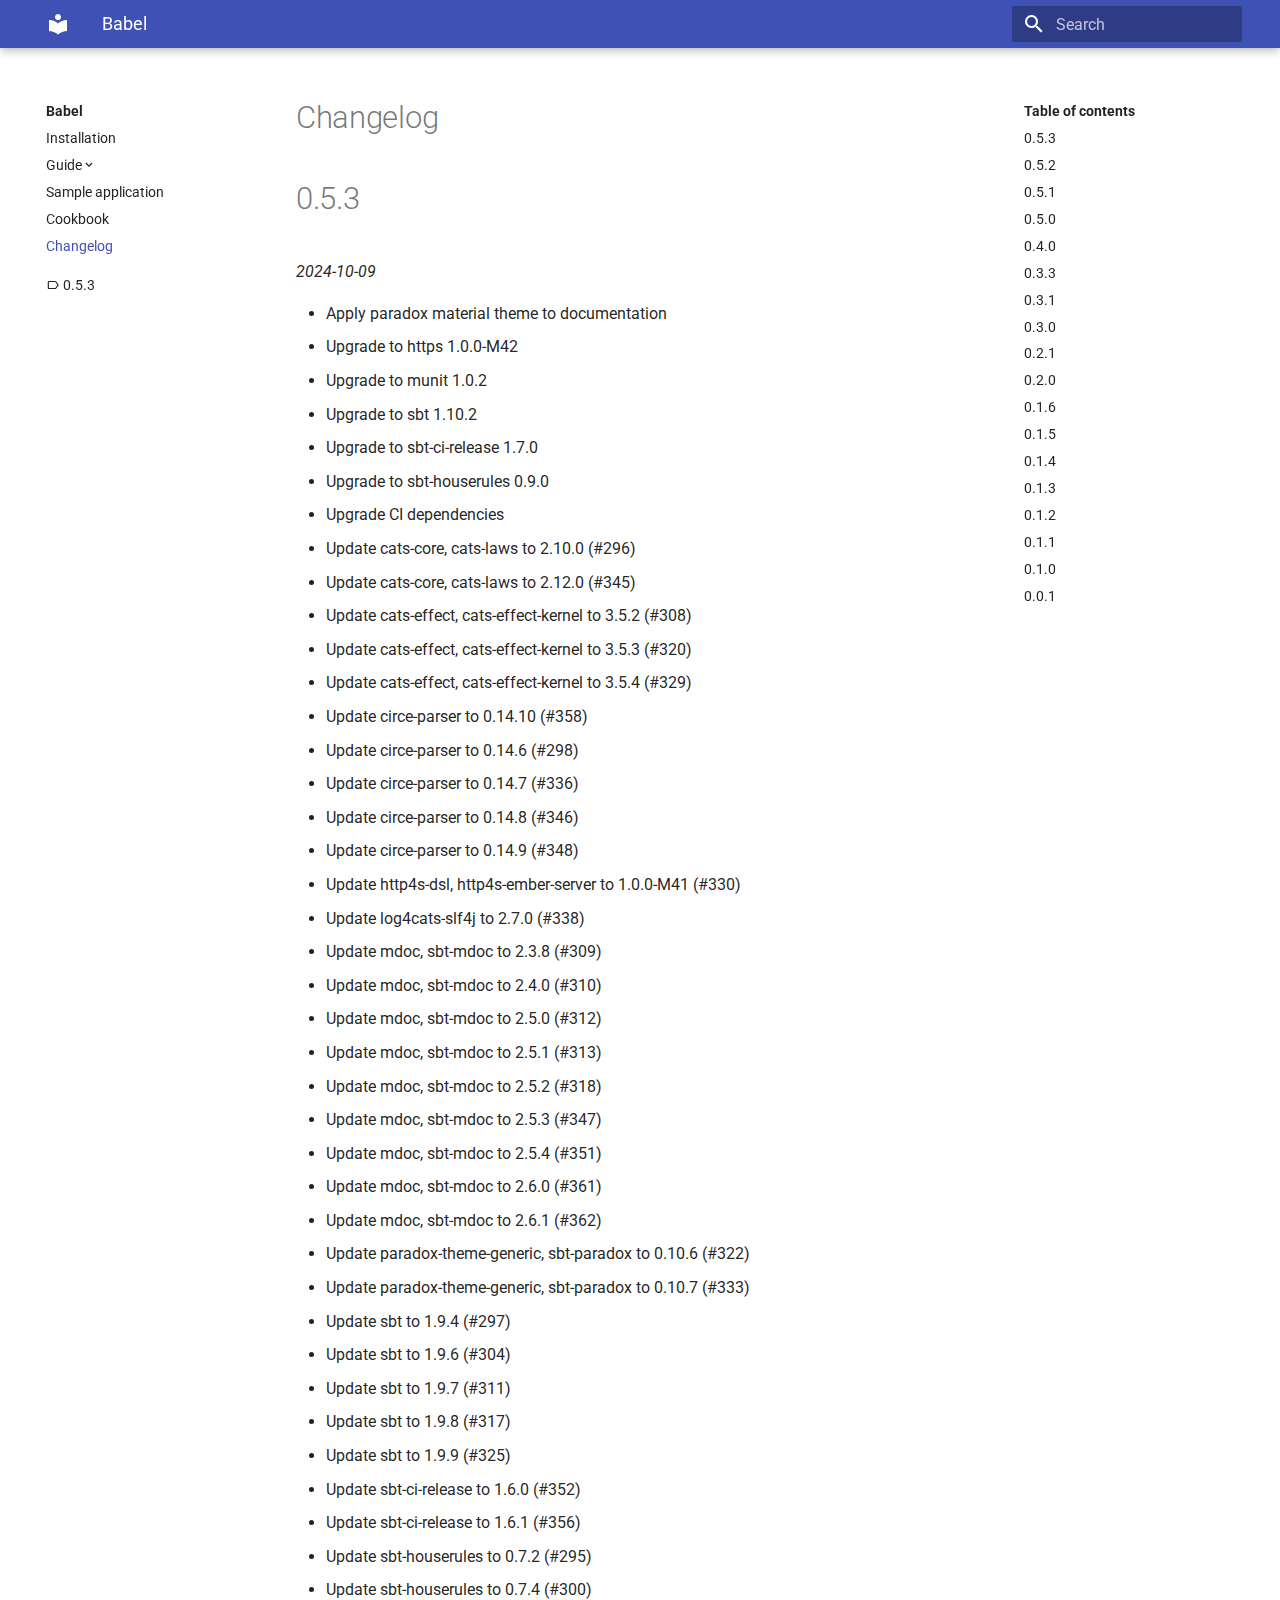
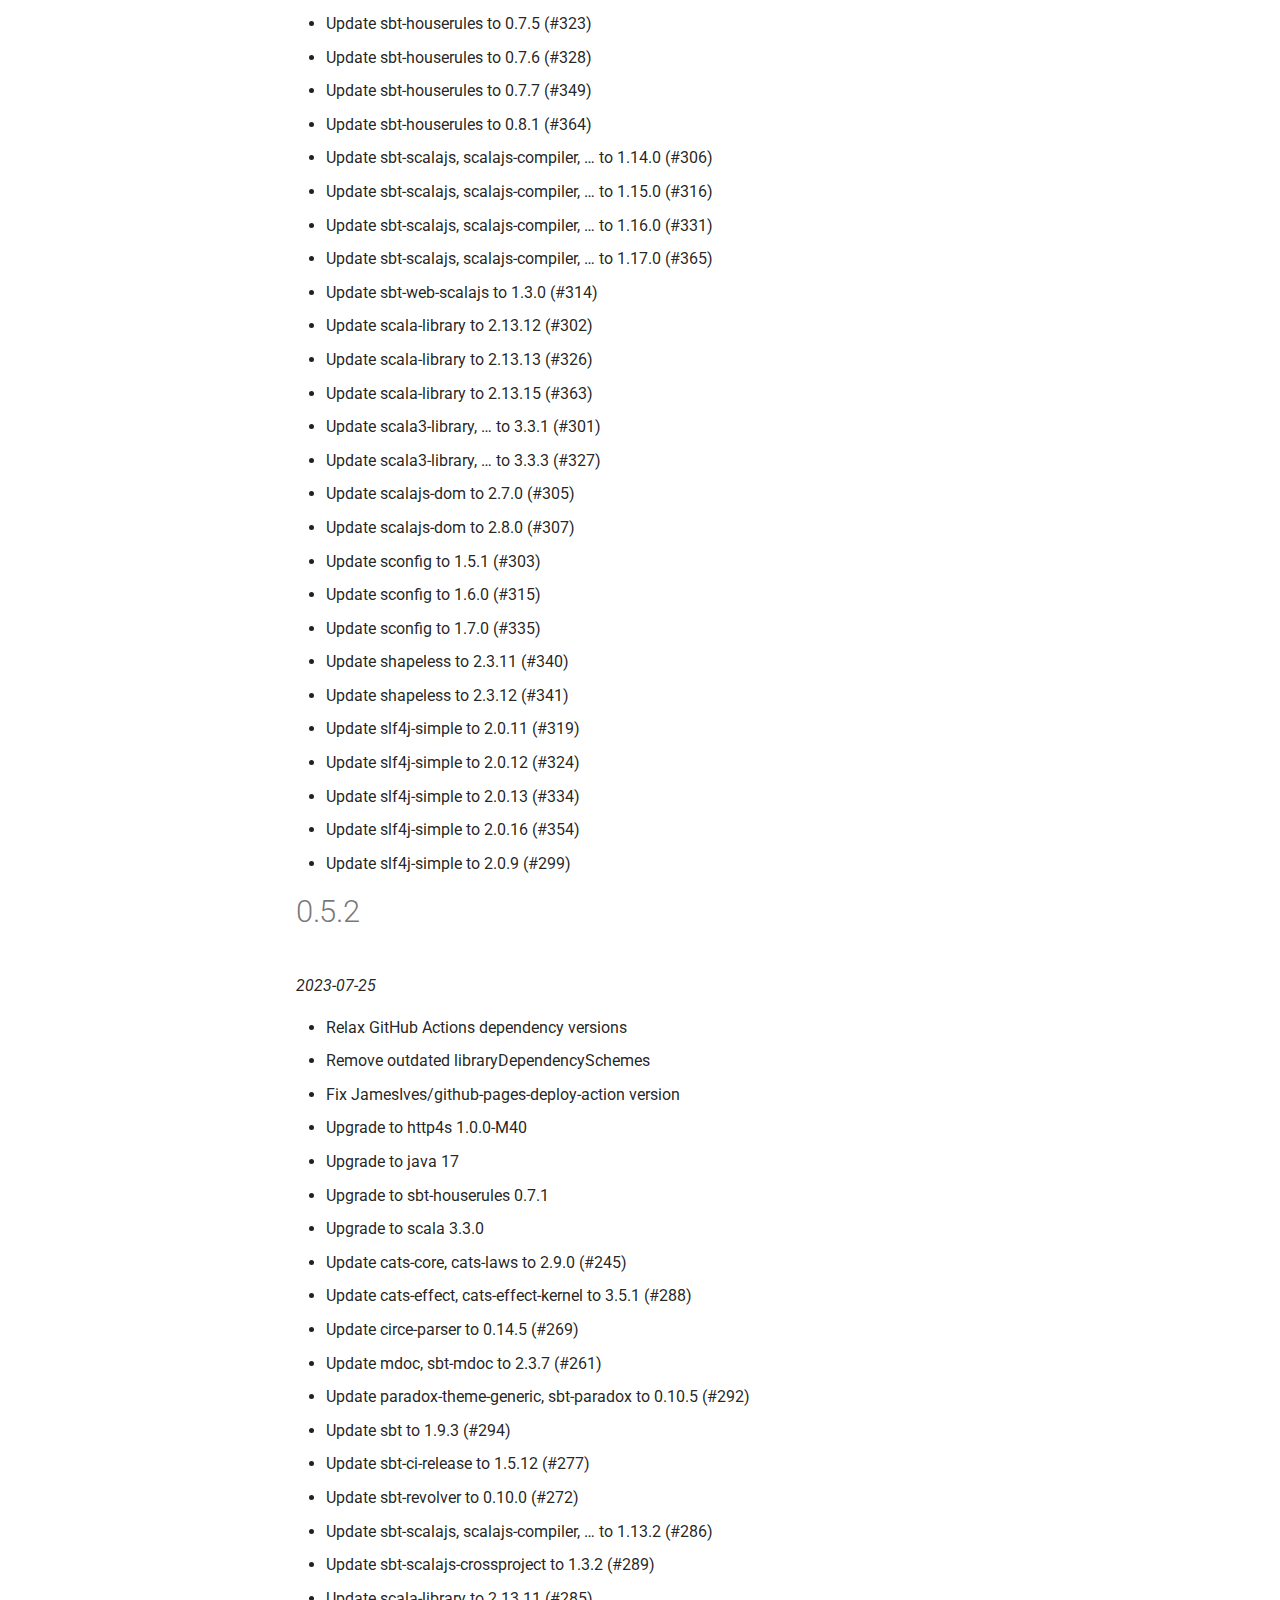
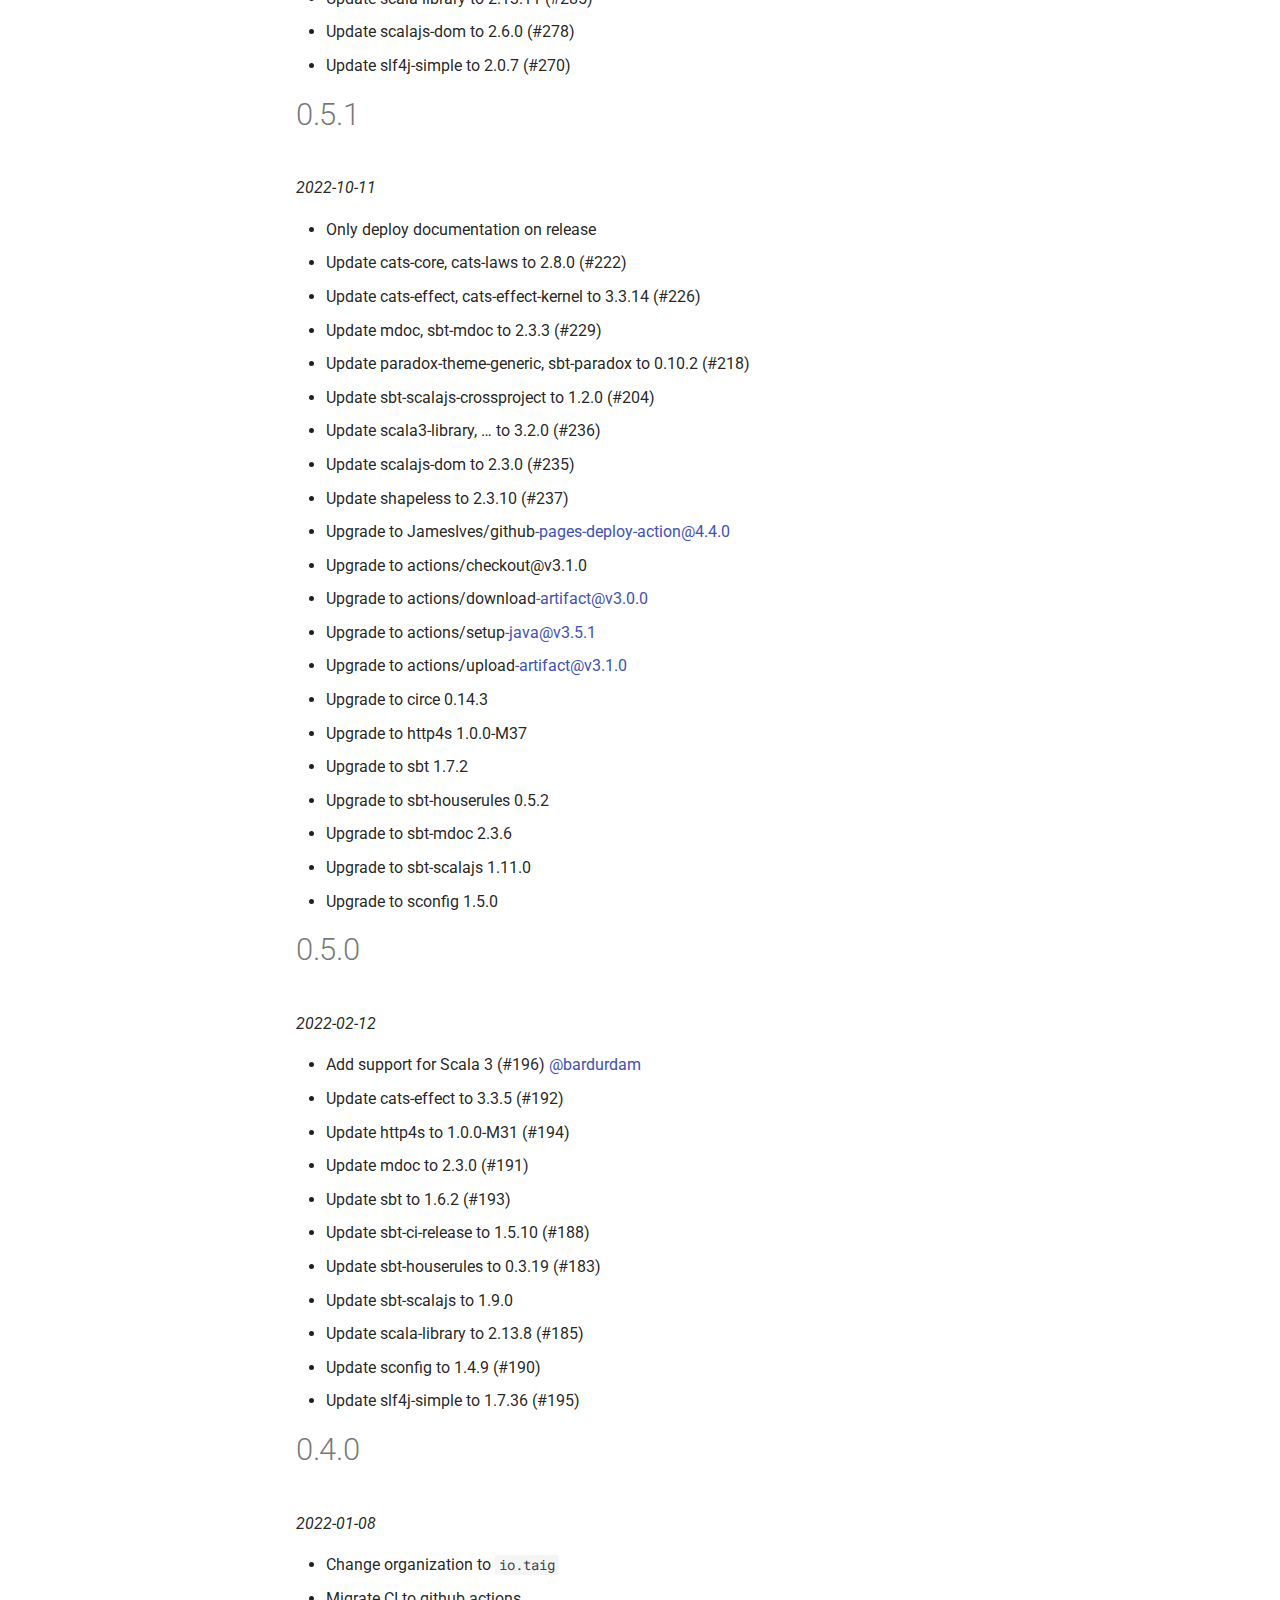
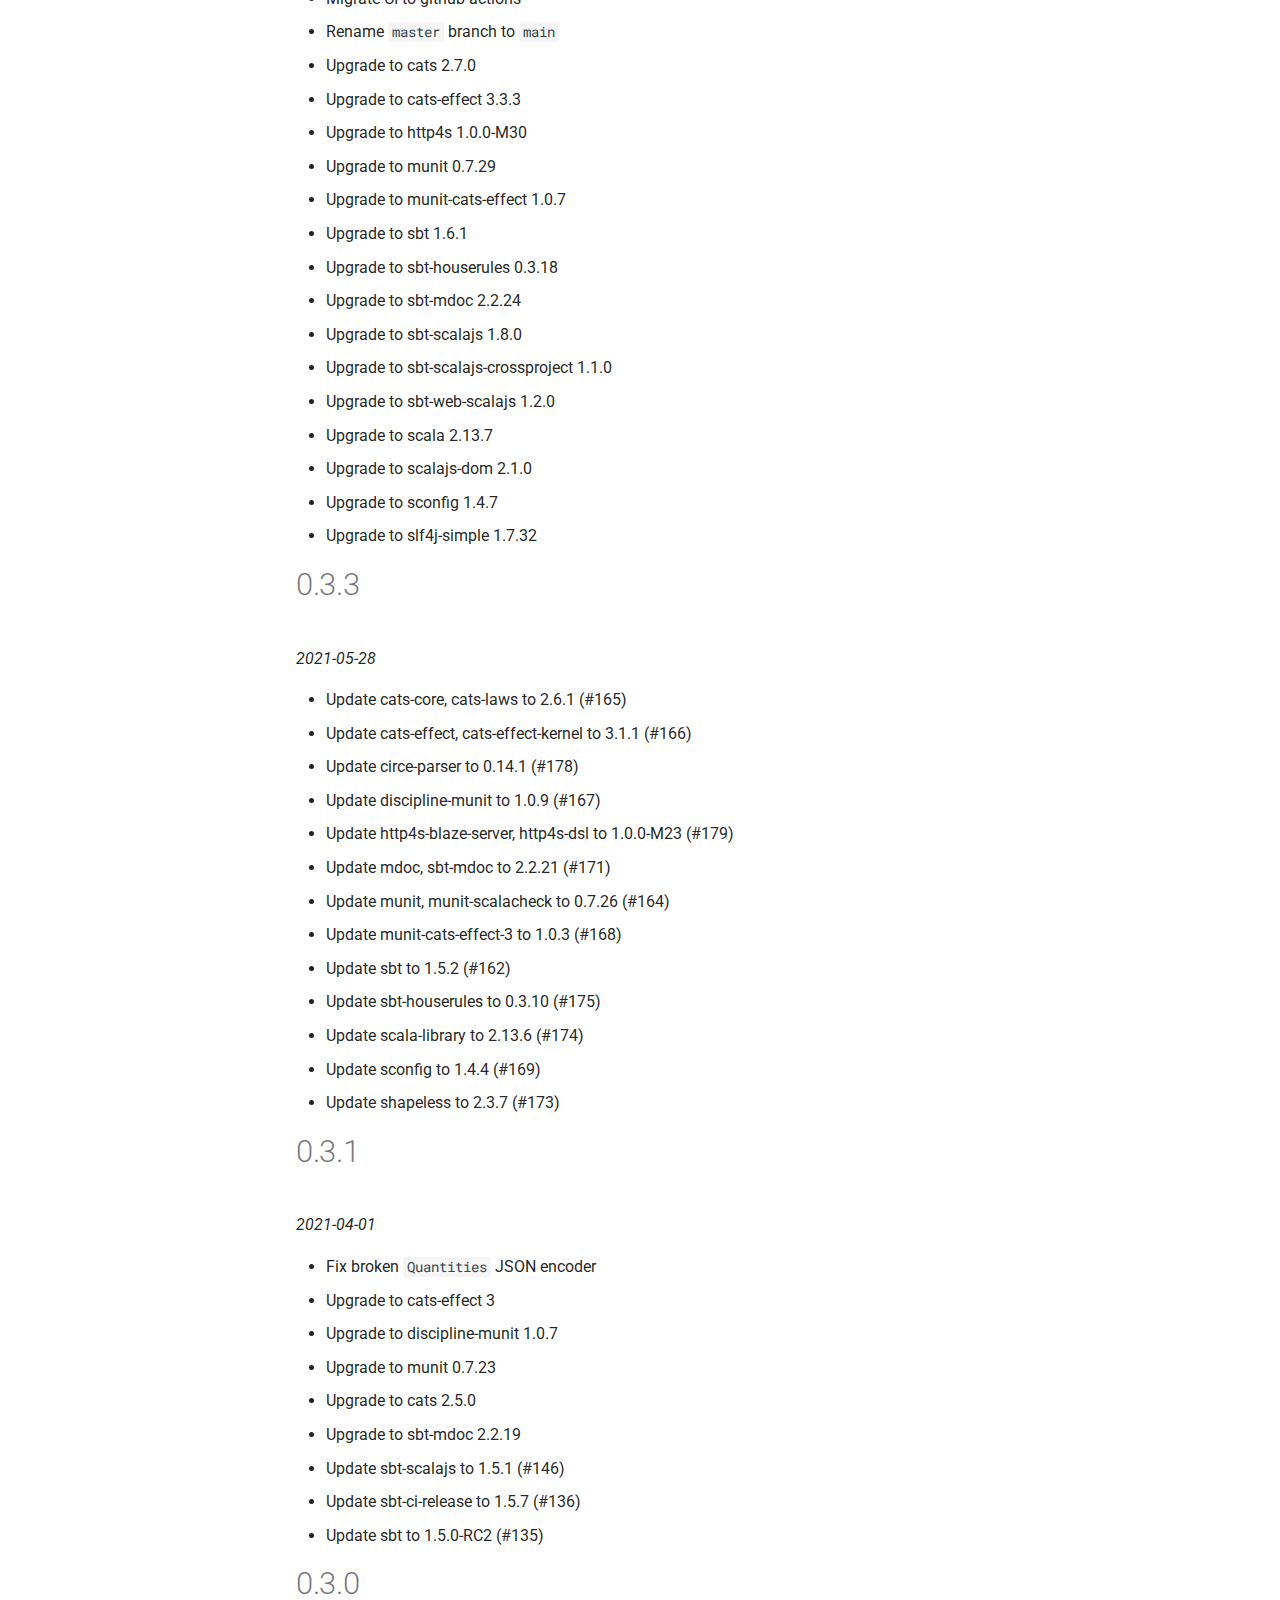
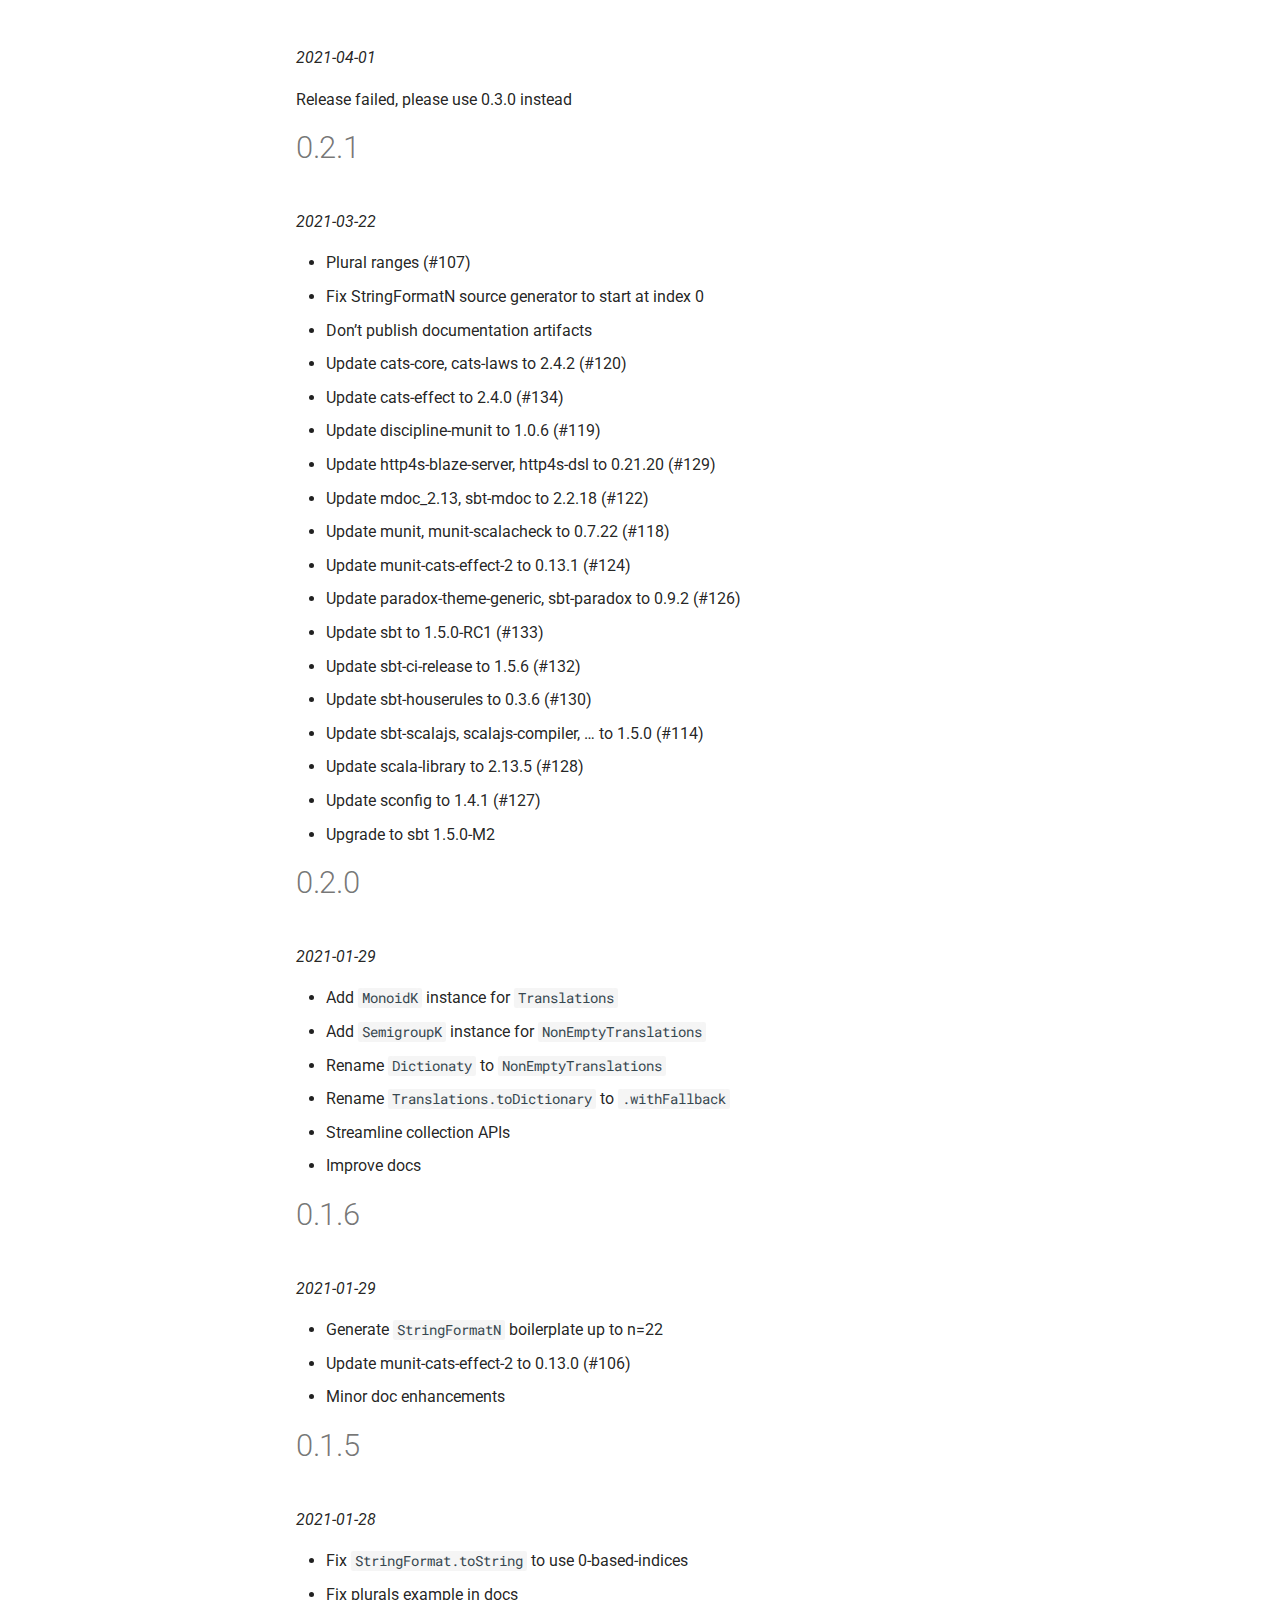
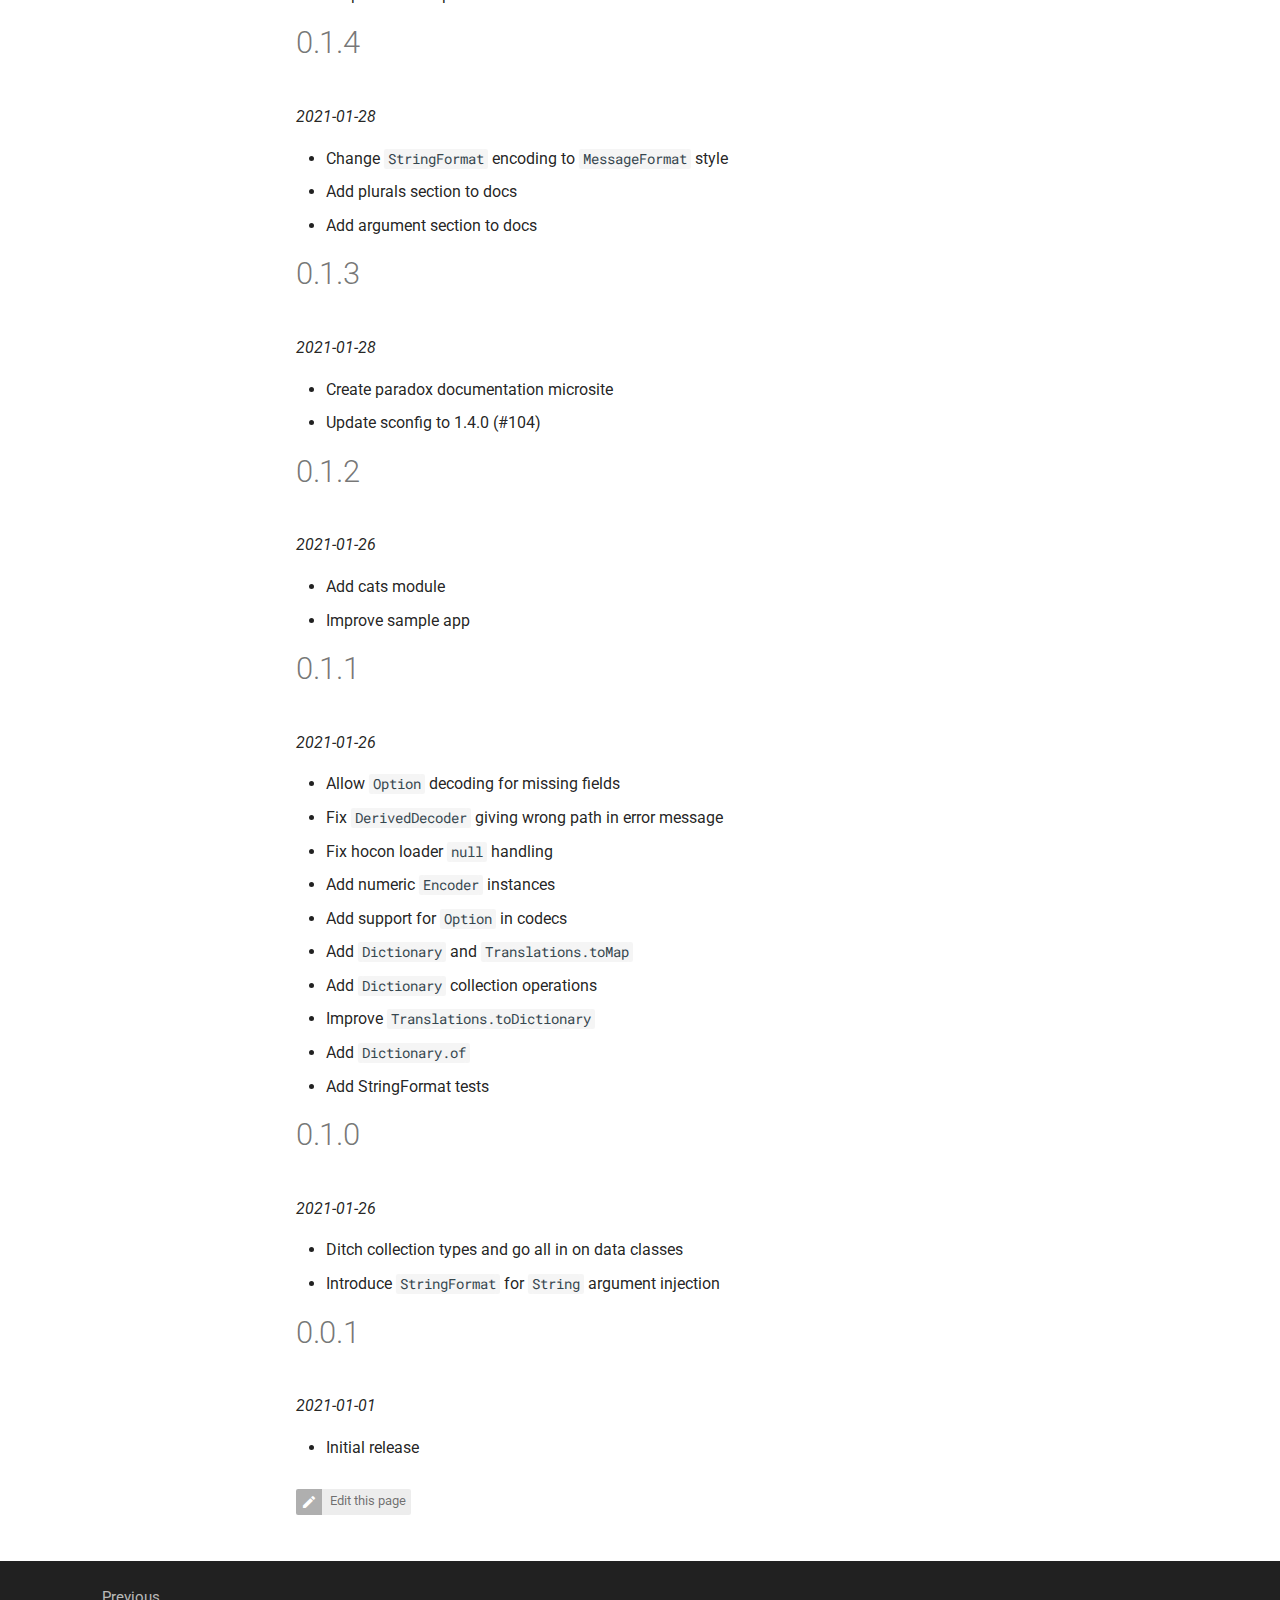
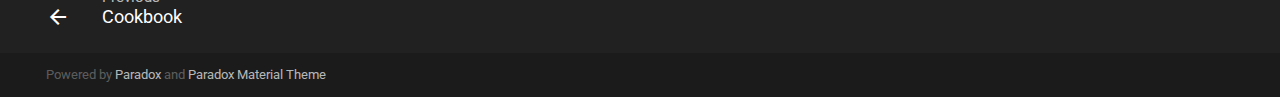
<file: changelog.html>
<!DOCTYPE html>
<html lang="en" class="no-js">
<head>
<meta charset="utf-8">
<meta name="viewport" content="width=device-width,initial-scale=1">
<meta http-equiv="x-ua-compatible" content="ie=edge">
<meta name="description" content="babel-documentation">
<meta name="generator" content="Paradox, paradox-material-theme=0.7.0, mkdocs-material=3.0.3">

<meta name="lang:clipboard.copy" content="Copy to clipboard">
<meta name="lang:clipboard.copied" content="Copied to clipboard">
<meta name="lang:search.language" content="">
<meta name="lang:search.pipeline.stopwords" content="true">
<meta name="lang:search.pipeline.trimmer" content="true">
<meta name="lang:search.result.none" content="No matching documents">
<meta name="lang:search.result.one" content="1 matching document">
<meta name="lang:search.result.other" content="# matching documents">
<meta name="lang:search.tokenizer" content="[\s\-]+">


<meta name="description" content="babel-documentation">
<link rel="shortcut icon" href="assets/images/favicon.png">
<title>Changelog · Babel</title>
<link rel="stylesheet" href="assets/stylesheets/application.451f80e5.css">
<link rel="stylesheet" href="lib/material__tabs/dist/mdc.tabs.min.css">
<link rel="stylesheet" href="lib/prettify/prettify.css">
<script src="assets/javascripts/modernizr.1aa3b519.js"></script>
<link rel="stylesheet" href="https://fonts.googleapis.com/css?family=Roboto:300,400,400i,700|Roboto+Mono">
<style>
body,input{font-family:"Roboto","Helvetica Neue",Helvetica,Arial,sans-serif}
code,kbd,pre{font-family:"Roboto Mono","Courier New",Courier,monospace}
</style>
<link rel="stylesheet" href="assets/fonts/font-awesome.css">
<link rel="stylesheet" href="assets/fonts/material-icons.css">
<link rel="stylesheet" href="assets/stylesheets/paradox-material-theme.css">
</head>
<body
>
<input class="md-toggle" data-md-toggle="drawer" type="checkbox" id="__drawer" autocomplete="off">
<input class="md-toggle" data-md-toggle="search" type="checkbox" id="__search" autocomplete="off">
<label class="md-overlay" data-md-component="overlay" for="__drawer"></label>
<header class="md-header" data-md-component="header">
<nav class="md-header-nav md-grid">
<div class="md-flex">
<div class="md-flex__cell md-flex__cell--shrink">
<a href="index.html" title="Babel" class="md-header-nav__button md-logo">
<i class="md-icon">local_library</i>
</a>
</div>
<div class="md-flex__cell md-flex__cell--shrink">
<label class="md-icon md-icon--menu md-header-nav__button" for="__drawer"></label>
</div>
<div class="md-flex__cell md-flex__cell--stretch">
<div class="md-flex__ellipsis md-header-nav__title" data-md-component="title">
<span class="md-header-nav__topic">
Babel
</span>
<span class="md-header-nav__topic">
Changelog
</span>
</div>
</div>
<div class="md-flex__cell md-flex__cell--shrink">
<label class="md-icon md-icon--search md-header-nav__button" for="__search"></label>
<div class="md-search" data-md-component="search" role="dialog">
<label class="md-search__overlay" for="__search"></label>
<div class="md-search__inner" role="search">
<form class="md-search__form" name="search">
<input type="text" class="md-search__input" name="query" placeholder="Search" autocapitalize="off" autocorrect="off" autocomplete="off" spellcheck="false" data-md-component="query" data-md-state="active">
<label class="md-icon md-search__icon" for="__search"></label>
<button type="reset" class="md-icon md-search__icon" data-md-component="reset" tabindex="-1">&#xE5CD;</button>
</form>
<div class="md-search__output">
<div class="md-search__scrollwrap" data-md-scrollfix>
<div class="md-search-result" data-md-component="result">
<div class="md-search-result__meta">
Type to start searching
</div>
<ol class="md-search-result__list"></ol>
</div>
</div>
</div>
</div>
</div>

</div>
</div>
</nav>
</header>

<div class="md-container">
<main class="md-main">
<div class="md-main__inner md-grid" data-md-component="container">
<div class="md-sidebar md-sidebar--primary" data-md-component="navigation">
<div class="md-sidebar__scrollwrap">
<div class="md-sidebar__inner">
<nav class="md-nav md-nav--primary" data-md-level="0" style="visibility: hidden">
<label class="md-nav__title md-nav__title--site" for="drawer">
<a href="index.html" title="Babel" class="md-nav__button md-logo">
<span class="md-nav__button md-logo">
<i class="md-icon">local_library</i>
</a>
<a href="index.html" title="Babel">
Babel
</a>
</label>
<ul>
  <li><a href="installation.html" class="page">Installation</a></li>
  <li><a href="guide.html" class="page">Guide</a>
  <ul>
    <li><a href="guide-loading.html" class="page">Loading translations</a></li>
    <li><a href="guide-arguments.html" class="page">Argument passing</a></li>
    <li><a href="guide-plurals.html" class="page">Plurals</a></li>
  </ul></li>
  <li><a href="sample.html" class="page">Sample application</a></li>
  <li><a href="cookbook.html" class="page">Cookbook</a></li>
  <li><a href="changelog.html" class="active page">Changelog</a></li>
</ul>
<nav class="md-nav md-nav--secondary">
<label class="md-nav__title" for="__toc">Table of contents</label>
<ul>
  <li><a href="changelog.html#changelog" class="header">Changelog</a>
  <ul>
    <li><a href="changelog.html#0-5-3" class="header">0.5.3</a></li>
    <li><a href="changelog.html#0-5-2" class="header">0.5.2</a></li>
    <li><a href="changelog.html#0-5-1" class="header">0.5.1</a></li>
    <li><a href="changelog.html#0-5-0" class="header">0.5.0</a></li>
    <li><a href="changelog.html#0-4-0" class="header">0.4.0</a></li>
    <li><a href="changelog.html#0-3-3" class="header">0.3.3</a></li>
    <li><a href="changelog.html#0-3-1" class="header">0.3.1</a></li>
    <li><a href="changelog.html#0-3-0" class="header">0.3.0</a></li>
    <li><a href="changelog.html#0-2-1" class="header">0.2.1</a></li>
    <li><a href="changelog.html#0-2-0" class="header">0.2.0</a></li>
    <li><a href="changelog.html#0-1-6" class="header">0.1.6</a></li>
    <li><a href="changelog.html#0-1-5" class="header">0.1.5</a></li>
    <li><a href="changelog.html#0-1-4" class="header">0.1.4</a></li>
    <li><a href="changelog.html#0-1-3" class="header">0.1.3</a></li>
    <li><a href="changelog.html#0-1-2" class="header">0.1.2</a></li>
    <li><a href="changelog.html#0-1-1" class="header">0.1.1</a></li>
    <li><a href="changelog.html#0-1-0" class="header">0.1.0</a></li>
    <li><a href="changelog.html#0-0-1" class="header">0.0.1</a></li>
  </ul></li>
</ul>
</nav>

</nav>
<ul style="display: none">
<li class="md-nav__item md-version" id="project.version">
<label class="md-nav__link" for="__version">
<i class="md-icon" title="Version">label_outline</i> 0.5.3
</label>
</li>
</ul>
</div>
</div>
</div>
<div class="md-sidebar md-sidebar--secondary" data-md-component="toc">
<div class="md-sidebar__scrollwrap">
<div class="md-sidebar__inner">
<nav class="md-nav md-nav--secondary">
<label class="md-nav__title" for="__toc">Table of contents</label>
<ul>
  <li><a href="changelog.html#changelog" class="header">Changelog</a>
  <ul>
    <li><a href="changelog.html#0-5-3" class="header">0.5.3</a></li>
    <li><a href="changelog.html#0-5-2" class="header">0.5.2</a></li>
    <li><a href="changelog.html#0-5-1" class="header">0.5.1</a></li>
    <li><a href="changelog.html#0-5-0" class="header">0.5.0</a></li>
    <li><a href="changelog.html#0-4-0" class="header">0.4.0</a></li>
    <li><a href="changelog.html#0-3-3" class="header">0.3.3</a></li>
    <li><a href="changelog.html#0-3-1" class="header">0.3.1</a></li>
    <li><a href="changelog.html#0-3-0" class="header">0.3.0</a></li>
    <li><a href="changelog.html#0-2-1" class="header">0.2.1</a></li>
    <li><a href="changelog.html#0-2-0" class="header">0.2.0</a></li>
    <li><a href="changelog.html#0-1-6" class="header">0.1.6</a></li>
    <li><a href="changelog.html#0-1-5" class="header">0.1.5</a></li>
    <li><a href="changelog.html#0-1-4" class="header">0.1.4</a></li>
    <li><a href="changelog.html#0-1-3" class="header">0.1.3</a></li>
    <li><a href="changelog.html#0-1-2" class="header">0.1.2</a></li>
    <li><a href="changelog.html#0-1-1" class="header">0.1.1</a></li>
    <li><a href="changelog.html#0-1-0" class="header">0.1.0</a></li>
    <li><a href="changelog.html#0-0-1" class="header">0.0.1</a></li>
  </ul></li>
</ul>
</nav>

</div>
</div>
</div>
<div class="md-content">
<article class="md-content__inner md-typeset">
<div class="md-content__searchable">
<h1><a href="#changelog" name="changelog" class="anchor"><span class="anchor-link"></span></a>Changelog</h1>
<h1><a href="#0-5-3" name="0-5-3" class="anchor"><span class="anchor-link"></span></a>0.5.3</h1>
<p><em>2024-10-09</em></p>
<ul>
  <li>Apply paradox material theme to documentation</li>
  <li>Upgrade to https 1.0.0-M42</li>
  <li>Upgrade to munit 1.0.2</li>
  <li>Upgrade to sbt 1.10.2</li>
  <li>Upgrade to sbt-ci-release 1.7.0</li>
  <li>Upgrade to sbt-houserules 0.9.0</li>
  <li>Upgrade CI dependencies</li>
  <li>Update cats-core, cats-laws to 2.10.0 (#296)</li>
  <li>Update cats-core, cats-laws to 2.12.0 (#345)</li>
  <li>Update cats-effect, cats-effect-kernel to 3.5.2 (#308)</li>
  <li>Update cats-effect, cats-effect-kernel to 3.5.3 (#320)</li>
  <li>Update cats-effect, cats-effect-kernel to 3.5.4 (#329)</li>
  <li>Update circe-parser to 0.14.10 (#358)</li>
  <li>Update circe-parser to 0.14.6 (#298)</li>
  <li>Update circe-parser to 0.14.7 (#336)</li>
  <li>Update circe-parser to 0.14.8 (#346)</li>
  <li>Update circe-parser to 0.14.9 (#348)</li>
  <li>Update http4s-dsl, http4s-ember-server to 1.0.0-M41 (#330)</li>
  <li>Update log4cats-slf4j to 2.7.0 (#338)</li>
  <li>Update mdoc, sbt-mdoc to 2.3.8 (#309)</li>
  <li>Update mdoc, sbt-mdoc to 2.4.0 (#310)</li>
  <li>Update mdoc, sbt-mdoc to 2.5.0 (#312)</li>
  <li>Update mdoc, sbt-mdoc to 2.5.1 (#313)</li>
  <li>Update mdoc, sbt-mdoc to 2.5.2 (#318)</li>
  <li>Update mdoc, sbt-mdoc to 2.5.3 (#347)</li>
  <li>Update mdoc, sbt-mdoc to 2.5.4 (#351)</li>
  <li>Update mdoc, sbt-mdoc to 2.6.0 (#361)</li>
  <li>Update mdoc, sbt-mdoc to 2.6.1 (#362)</li>
  <li>Update paradox-theme-generic, sbt-paradox to 0.10.6 (#322)</li>
  <li>Update paradox-theme-generic, sbt-paradox to 0.10.7 (#333)</li>
  <li>Update sbt to 1.9.4 (#297)</li>
  <li>Update sbt to 1.9.6 (#304)</li>
  <li>Update sbt to 1.9.7 (#311)</li>
  <li>Update sbt to 1.9.8 (#317)</li>
  <li>Update sbt to 1.9.9 (#325)</li>
  <li>Update sbt-ci-release to 1.6.0 (#352)</li>
  <li>Update sbt-ci-release to 1.6.1 (#356)</li>
  <li>Update sbt-houserules to 0.7.2 (#295)</li>
  <li>Update sbt-houserules to 0.7.4 (#300)</li>
  <li>Update sbt-houserules to 0.7.5 (#323)</li>
  <li>Update sbt-houserules to 0.7.6 (#328)</li>
  <li>Update sbt-houserules to 0.7.7 (#349)</li>
  <li>Update sbt-houserules to 0.8.1 (#364)</li>
  <li>Update sbt-scalajs, scalajs-compiler, &hellip; to 1.14.0 (#306)</li>
  <li>Update sbt-scalajs, scalajs-compiler, &hellip; to 1.15.0 (#316)</li>
  <li>Update sbt-scalajs, scalajs-compiler, &hellip; to 1.16.0 (#331)</li>
  <li>Update sbt-scalajs, scalajs-compiler, &hellip; to 1.17.0 (#365)</li>
  <li>Update sbt-web-scalajs to 1.3.0 (#314)</li>
  <li>Update scala-library to 2.13.12 (#302)</li>
  <li>Update scala-library to 2.13.13 (#326)</li>
  <li>Update scala-library to 2.13.15 (#363)</li>
  <li>Update scala3-library, &hellip; to 3.3.1 (#301)</li>
  <li>Update scala3-library, &hellip; to 3.3.3 (#327)</li>
  <li>Update scalajs-dom to 2.7.0 (#305)</li>
  <li>Update scalajs-dom to 2.8.0 (#307)</li>
  <li>Update sconfig to 1.5.1 (#303)</li>
  <li>Update sconfig to 1.6.0 (#315)</li>
  <li>Update sconfig to 1.7.0 (#335)</li>
  <li>Update shapeless to 2.3.11 (#340)</li>
  <li>Update shapeless to 2.3.12 (#341)</li>
  <li>Update slf4j-simple to 2.0.11 (#319)</li>
  <li>Update slf4j-simple to 2.0.12 (#324)</li>
  <li>Update slf4j-simple to 2.0.13 (#334)</li>
  <li>Update slf4j-simple to 2.0.16 (#354)</li>
  <li>Update slf4j-simple to 2.0.9 (#299)</li>
</ul>
<h1><a href="#0-5-2" name="0-5-2" class="anchor"><span class="anchor-link"></span></a>0.5.2</h1>
<p><em>2023-07-25</em></p>
<ul>
  <li>Relax GitHub Actions dependency versions</li>
  <li>Remove outdated libraryDependencySchemes</li>
  <li>Fix JamesIves/github-pages-deploy-action version</li>
  <li>Upgrade to http4s 1.0.0-M40</li>
  <li>Upgrade to java 17</li>
  <li>Upgrade to sbt-houserules 0.7.1</li>
  <li>Upgrade to scala 3.3.0</li>
  <li>Update cats-core, cats-laws to 2.9.0 (#245)</li>
  <li>Update cats-effect, cats-effect-kernel to 3.5.1 (#288)</li>
  <li>Update circe-parser to 0.14.5 (#269)</li>
  <li>Update mdoc, sbt-mdoc to 2.3.7 (#261)</li>
  <li>Update paradox-theme-generic, sbt-paradox to 0.10.5 (#292)</li>
  <li>Update sbt to 1.9.3 (#294)</li>
  <li>Update sbt-ci-release to 1.5.12 (#277)</li>
  <li>Update sbt-revolver to 0.10.0 (#272)</li>
  <li>Update sbt-scalajs, scalajs-compiler, &hellip; to 1.13.2 (#286)</li>
  <li>Update sbt-scalajs-crossproject to 1.3.2 (#289)</li>
  <li>Update scala-library to 2.13.11 (#285)</li>
  <li>Update scalajs-dom to 2.6.0 (#278)</li>
  <li>Update slf4j-simple to 2.0.7 (#270)</li>
</ul>
<h1><a href="#0-5-1" name="0-5-1" class="anchor"><span class="anchor-link"></span></a>0.5.1</h1>
<p><em>2022-10-11</em></p>
<ul>
  <li>Only deploy documentation on release</li>
  <li>Update cats-core, cats-laws to 2.8.0 (#222)</li>
  <li>Update cats-effect, cats-effect-kernel to 3.3.14 (#226)</li>
  <li>Update mdoc, sbt-mdoc to 2.3.3 (#229)</li>
  <li>Update paradox-theme-generic, sbt-paradox to 0.10.2 (#218)</li>
  <li>Update sbt-scalajs-crossproject to 1.2.0 (#204)</li>
  <li>Update scala3-library, &hellip; to 3.2.0 (#236)</li>
  <li>Update scalajs-dom to 2.3.0 (#235)</li>
  <li>Update shapeless to 2.3.10 (#237)</li>
  <li>Upgrade to JamesIves/github<a href="mailto:&#45;p&#97;&#x67;&#x65;&#x73;&#x2d;&#100;&#x65;&#x70;l&#111;&#x79;&#45;a&#99;&#116;&#105;o&#110;@&#x34;&#46;&#x34;&#x2e;&#48;">&#45;p&#97;&#x67;&#x65;&#x73;&#x2d;&#100;&#x65;&#x70;l&#111;&#x79;&#45;a&#99;&#116;&#105;o&#110;@&#x34;&#46;&#x34;&#x2e;&#48;</a></li>
  <li>Upgrade to actions/checkout@v3.1.0</li>
  <li>Upgrade to actions/download<a href="mailto:&#45;a&#x72;&#x74;i&#102;&#x61;&#x63;&#116;&#64;&#118;&#51;&#46;&#x30;&#x2e;&#48;">&#45;a&#x72;&#x74;i&#102;&#x61;&#x63;&#116;&#64;&#118;&#51;&#46;&#x30;&#x2e;&#48;</a></li>
  <li>Upgrade to actions/setup<a href="mailto:&#45;&#106;&#97;&#x76;&#97;&#64;&#118;&#x33;&#46;&#53;&#x2e;&#49;">&#45;&#106;&#97;&#x76;&#97;&#64;&#118;&#x33;&#46;&#53;&#x2e;&#49;</a></li>
  <li>Upgrade to actions/upload<a href="mailto:&#x2d;&#x61;&#x72;&#x74;&#105;&#x66;&#97;&#99;t&#64;&#x76;&#x33;.&#x31;&#46;&#48;">&#x2d;&#x61;&#x72;&#x74;&#105;&#x66;&#97;&#99;t&#64;&#x76;&#x33;.&#x31;&#46;&#48;</a></li>
  <li>Upgrade to circe 0.14.3</li>
  <li>Upgrade to http4s 1.0.0-M37</li>
  <li>Upgrade to sbt 1.7.2</li>
  <li>Upgrade to sbt-houserules 0.5.2</li>
  <li>Upgrade to sbt-mdoc 2.3.6</li>
  <li>Upgrade to sbt-scalajs 1.11.0</li>
  <li>Upgrade to sconfig 1.5.0</li>
</ul>
<h1><a href="#0-5-0" name="0-5-0" class="anchor"><span class="anchor-link"></span></a>0.5.0</h1>
<p><em>2022-02-12</em></p>
<ul>
  <li>Add support for Scala 3 (#196) <a href="https://github.com/bardurdam">@bardurdam</a></li>
  <li>Update cats-effect to 3.3.5 (#192)</li>
  <li>Update http4s to 1.0.0-M31 (#194)</li>
  <li>Update mdoc to 2.3.0 (#191)</li>
  <li>Update sbt to 1.6.2 (#193)</li>
  <li>Update sbt-ci-release to 1.5.10 (#188)</li>
  <li>Update sbt-houserules to 0.3.19 (#183)</li>
  <li>Update sbt-scalajs to 1.9.0</li>
  <li>Update scala-library to 2.13.8 (#185)</li>
  <li>Update sconfig to 1.4.9 (#190)</li>
  <li>Update slf4j-simple to 1.7.36 (#195)</li>
</ul>
<h1><a href="#0-4-0" name="0-4-0" class="anchor"><span class="anchor-link"></span></a>0.4.0</h1>
<p><em>2022-01-08</em></p>
<ul>
  <li>Change organization to <code>io.taig</code></li>
  <li>Migrate CI to github actions</li>
  <li>Rename <code>master</code> branch to <code>main</code></li>
  <li>Upgrade to cats 2.7.0</li>
  <li>Upgrade to cats-effect 3.3.3</li>
  <li>Upgrade to http4s 1.0.0-M30</li>
  <li>Upgrade to munit 0.7.29</li>
  <li>Upgrade to munit-cats-effect 1.0.7</li>
  <li>Upgrade to sbt 1.6.1</li>
  <li>Upgrade to sbt-houserules 0.3.18</li>
  <li>Upgrade to sbt-mdoc 2.2.24</li>
  <li>Upgrade to sbt-scalajs 1.8.0</li>
  <li>Upgrade to sbt-scalajs-crossproject 1.1.0</li>
  <li>Upgrade to sbt-web-scalajs 1.2.0</li>
  <li>Upgrade to scala 2.13.7</li>
  <li>Upgrade to scalajs-dom 2.1.0</li>
  <li>Upgrade to sconfig 1.4.7</li>
  <li>Upgrade to slf4j-simple 1.7.32</li>
</ul>
<h1><a href="#0-3-3" name="0-3-3" class="anchor"><span class="anchor-link"></span></a>0.3.3</h1>
<p><em>2021-05-28</em></p>
<ul>
  <li>Update cats-core, cats-laws to 2.6.1 (#165)</li>
  <li>Update cats-effect, cats-effect-kernel to 3.1.1 (#166)</li>
  <li>Update circe-parser to 0.14.1 (#178)</li>
  <li>Update discipline-munit to 1.0.9 (#167)</li>
  <li>Update http4s-blaze-server, http4s-dsl to 1.0.0-M23 (#179)</li>
  <li>Update mdoc, sbt-mdoc to 2.2.21 (#171)</li>
  <li>Update munit, munit-scalacheck to 0.7.26 (#164)</li>
  <li>Update munit-cats-effect-3 to 1.0.3 (#168)</li>
  <li>Update sbt to 1.5.2 (#162)</li>
  <li>Update sbt-houserules to 0.3.10 (#175)</li>
  <li>Update scala-library to 2.13.6 (#174)</li>
  <li>Update sconfig to 1.4.4 (#169)</li>
  <li>Update shapeless to 2.3.7 (#173)</li>
</ul>
<h1><a href="#0-3-1" name="0-3-1" class="anchor"><span class="anchor-link"></span></a>0.3.1</h1>
<p><em>2021-04-01</em></p>
<ul>
  <li>Fix broken <code>Quantities</code> JSON encoder</li>
  <li>Upgrade to cats-effect 3</li>
  <li>Upgrade to discipline-munit 1.0.7</li>
  <li>Upgrade to munit 0.7.23</li>
  <li>Upgrade to cats 2.5.0</li>
  <li>Upgrade to sbt-mdoc 2.2.19</li>
  <li>Update sbt-scalajs to 1.5.1 (#146)</li>
  <li>Update sbt-ci-release to 1.5.7 (#136)</li>
  <li>Update sbt to 1.5.0-RC2 (#135)</li>
</ul>
<h1><a href="#0-3-0" name="0-3-0" class="anchor"><span class="anchor-link"></span></a>0.3.0</h1>
<p><em>2021-04-01</em></p>
<p>Release failed, please use 0.3.0 instead</p>
<h1><a href="#0-2-1" name="0-2-1" class="anchor"><span class="anchor-link"></span></a>0.2.1</h1>
<p><em>2021-03-22</em></p>
<ul>
  <li>Plural ranges (#107)</li>
  <li>Fix StringFormatN source generator to start at index 0</li>
  <li>Don&rsquo;t publish documentation artifacts</li>
  <li>Update cats-core, cats-laws to 2.4.2 (#120)</li>
  <li>Update cats-effect to 2.4.0 (#134)</li>
  <li>Update discipline-munit to 1.0.6 (#119)</li>
  <li>Update http4s-blaze-server, http4s-dsl to 0.21.20 (#129)</li>
  <li>Update mdoc_2.13, sbt-mdoc to 2.2.18 (#122)</li>
  <li>Update munit, munit-scalacheck to 0.7.22 (#118)</li>
  <li>Update munit-cats-effect-2 to 0.13.1 (#124)</li>
  <li>Update paradox-theme-generic, sbt-paradox to 0.9.2 (#126)</li>
  <li>Update sbt to 1.5.0-RC1 (#133)</li>
  <li>Update sbt-ci-release to 1.5.6 (#132)</li>
  <li>Update sbt-houserules to 0.3.6 (#130)</li>
  <li>Update sbt-scalajs, scalajs-compiler, &hellip; to 1.5.0 (#114)</li>
  <li>Update scala-library to 2.13.5 (#128)</li>
  <li>Update sconfig to 1.4.1 (#127)</li>
  <li>Upgrade to sbt 1.5.0-M2</li>
</ul>
<h1><a href="#0-2-0" name="0-2-0" class="anchor"><span class="anchor-link"></span></a>0.2.0</h1>
<p><em>2021-01-29</em></p>
<ul>
  <li>Add <code>MonoidK</code> instance for <code>Translations</code></li>
  <li>Add <code>SemigroupK</code> instance for <code>NonEmptyTranslations</code></li>
  <li>Rename <code>Dictionaty</code> to <code>NonEmptyTranslations</code></li>
  <li>Rename <code>Translations.toDictionary</code> to <code>.withFallback</code></li>
  <li>Streamline collection APIs</li>
  <li>Improve docs</li>
</ul>
<h1><a href="#0-1-6" name="0-1-6" class="anchor"><span class="anchor-link"></span></a>0.1.6</h1>
<p><em>2021-01-29</em></p>
<ul>
  <li>Generate <code>StringFormatN</code> boilerplate up to n=22</li>
  <li>Update munit-cats-effect-2 to 0.13.0 (#106)</li>
  <li>Minor doc enhancements</li>
</ul>
<h1><a href="#0-1-5" name="0-1-5" class="anchor"><span class="anchor-link"></span></a>0.1.5</h1>
<p><em>2021-01-28</em></p>
<ul>
  <li>Fix <code>StringFormat.toString</code> to use 0-based-indices</li>
  <li>Fix plurals example in docs</li>
</ul>
<h1><a href="#0-1-4" name="0-1-4" class="anchor"><span class="anchor-link"></span></a>0.1.4</h1>
<p><em>2021-01-28</em></p>
<ul>
  <li>Change <code>StringFormat</code> encoding to <code>MessageFormat</code> style</li>
  <li>Add plurals section to docs</li>
  <li>Add argument section to docs</li>
</ul>
<h1><a href="#0-1-3" name="0-1-3" class="anchor"><span class="anchor-link"></span></a>0.1.3</h1>
<p><em>2021-01-28</em></p>
<ul>
  <li>Create paradox documentation microsite</li>
  <li>Update sconfig to 1.4.0 (#104)</li>
</ul>
<h1><a href="#0-1-2" name="0-1-2" class="anchor"><span class="anchor-link"></span></a>0.1.2</h1>
<p><em>2021-01-26</em></p>
<ul>
  <li>Add cats module</li>
  <li>Improve sample app</li>
</ul>
<h1><a href="#0-1-1" name="0-1-1" class="anchor"><span class="anchor-link"></span></a>0.1.1</h1>
<p><em>2021-01-26</em></p>
<ul>
  <li>Allow <code>Option</code> decoding for missing fields</li>
  <li>Fix <code>DerivedDecoder</code> giving wrong path in error message</li>
  <li>Fix hocon loader <code>null</code> handling</li>
  <li>Add numeric <code>Encoder</code> instances</li>
  <li>Add support for <code>Option</code> in codecs</li>
  <li>Add <code>Dictionary</code> and <code>Translations.toMap</code></li>
  <li>Add <code>Dictionary</code> collection operations</li>
  <li>Improve <code>Translations.toDictionary</code></li>
  <li>Add <code>Dictionary.of</code></li>
  <li>Add StringFormat tests</li>
</ul>
<h1><a href="#0-1-0" name="0-1-0" class="anchor"><span class="anchor-link"></span></a>0.1.0</h1>
<p><em>2021-01-26</em></p>
<ul>
  <li>Ditch collection types and go all in on data classes</li>
  <li>Introduce <code>StringFormat</code> for <code>String</code> argument injection</li>
</ul>
<h1><a href="#0-0-1" name="0-0-1" class="anchor"><span class="anchor-link"></span></a>0.0.1</h1>
<p><em>2021-01-01</em></p>
<ul>
  <li>Initial release</li>
</ul>
</div>
<div>
<a href="https://github.com/taig/babel/tree/v0.5.3/modules/documentation/.jvm/target/mdoc/changelog.md" title="Edit this page" class="md-source-file md-edit">
Edit this page
</a>
</div>
<div class="print-only">
<span class="md-source-file md-version">
0.5.3
</span>
</div>
</article>
</div>
</div>
</main>
<footer class="md-footer">
<div class="md-footer-nav">
<nav class="md-footer-nav__inner md-grid">
<a href="cookbook.html" title="Cookbook" class="md-flex md-footer-nav__link md-footer-nav__link--prev" rel="prev">
<div class="md-flex__cell md-flex__cell--shrink">
<i class="md-icon md-icon--arrow-back md-footer-nav__button"></i>
</div>
<div class="md-flex__cell md-flex__cell--stretch md-footer-nav__title">
<span class="md-flex__ellipsis">
<span class="md-footer-nav__direction">
Previous
</span>
Cookbook
</span>
</div>
</a>
</nav>
</div>
<div class="md-footer-meta md-typeset">
<div class="md-footer-meta__inner md-grid">
<div class="md-footer-copyright">
Powered by
<a href="https://github.com/lightbend/paradox">Paradox</a>
and
<a href="https://sbt.github.io/sbt-paradox-material-theme/">Paradox Material Theme</a>

</div>
</div>
</div>
</footer>

</div>
<script src="assets/javascripts/application.583bbe55.js"></script>
<script src="assets/javascripts/paradox-material-theme.js"></script>
<script>app.initialize({version:"0.17",url:{base:"."}})</script>
<script type="text/javascript" src="lib/prettify/prettify.js"></script>
<script type="text/javascript" src="lib/prettify/lang-scala.js"></script>
<script type="text/javascript">
document.addEventListener("DOMContentLoaded", function(event) {
window.prettyPrint && prettyPrint();
});
</script>
</body>
</html>
</file>
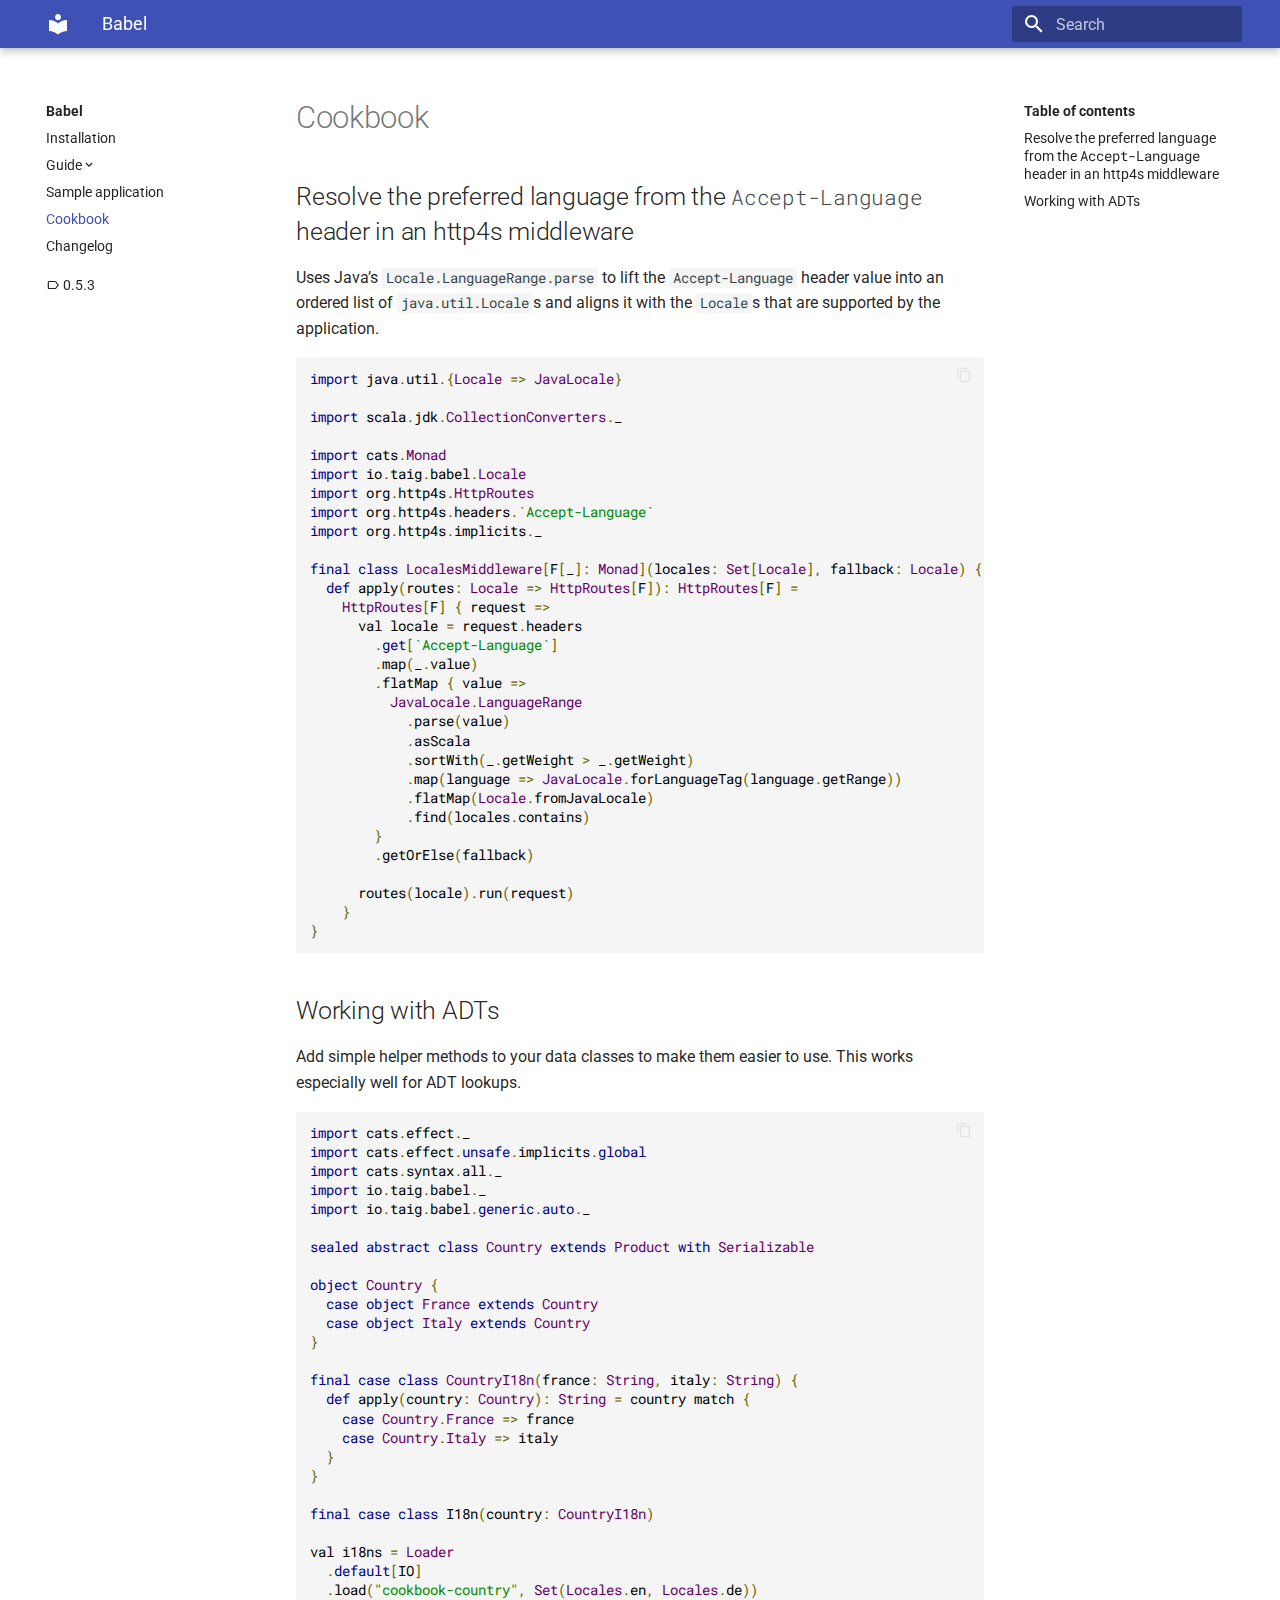
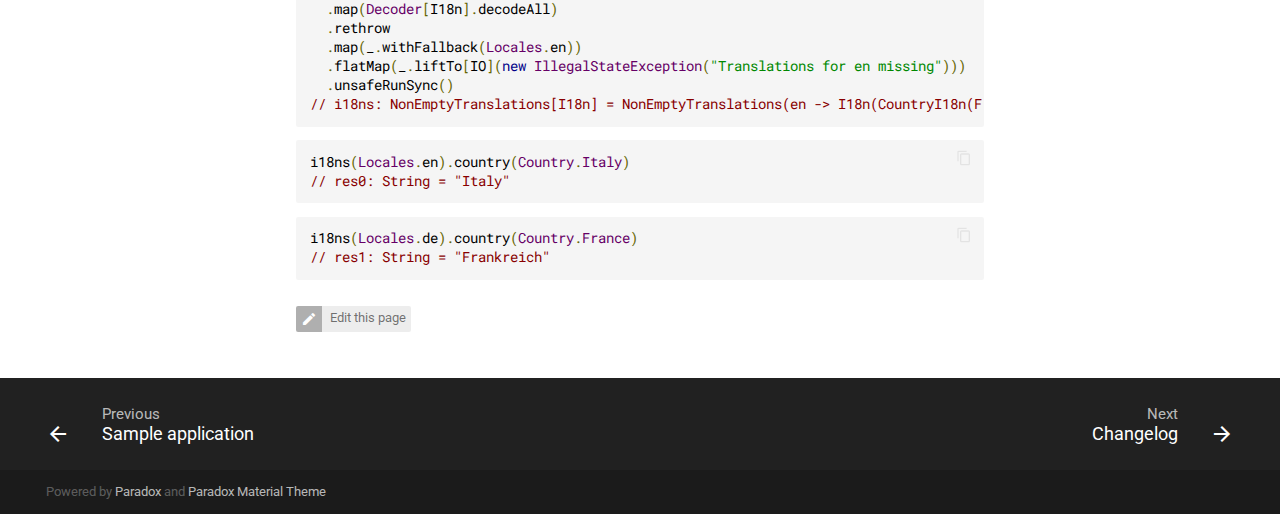
<file: cookbook.html>
<!DOCTYPE html>
<html lang="en" class="no-js">
<head>
<meta charset="utf-8">
<meta name="viewport" content="width=device-width,initial-scale=1">
<meta http-equiv="x-ua-compatible" content="ie=edge">
<meta name="description" content="babel-documentation">
<meta name="generator" content="Paradox, paradox-material-theme=0.7.0, mkdocs-material=3.0.3">

<meta name="lang:clipboard.copy" content="Copy to clipboard">
<meta name="lang:clipboard.copied" content="Copied to clipboard">
<meta name="lang:search.language" content="">
<meta name="lang:search.pipeline.stopwords" content="true">
<meta name="lang:search.pipeline.trimmer" content="true">
<meta name="lang:search.result.none" content="No matching documents">
<meta name="lang:search.result.one" content="1 matching document">
<meta name="lang:search.result.other" content="# matching documents">
<meta name="lang:search.tokenizer" content="[\s\-]+">


<meta name="description" content="babel-documentation">
<link rel="shortcut icon" href="assets/images/favicon.png">
<title>Cookbook · Babel</title>
<link rel="stylesheet" href="assets/stylesheets/application.451f80e5.css">
<link rel="stylesheet" href="lib/material__tabs/dist/mdc.tabs.min.css">
<link rel="stylesheet" href="lib/prettify/prettify.css">
<script src="assets/javascripts/modernizr.1aa3b519.js"></script>
<link rel="stylesheet" href="https://fonts.googleapis.com/css?family=Roboto:300,400,400i,700|Roboto+Mono">
<style>
body,input{font-family:"Roboto","Helvetica Neue",Helvetica,Arial,sans-serif}
code,kbd,pre{font-family:"Roboto Mono","Courier New",Courier,monospace}
</style>
<link rel="stylesheet" href="assets/fonts/font-awesome.css">
<link rel="stylesheet" href="assets/fonts/material-icons.css">
<link rel="stylesheet" href="assets/stylesheets/paradox-material-theme.css">
</head>
<body
>
<input class="md-toggle" data-md-toggle="drawer" type="checkbox" id="__drawer" autocomplete="off">
<input class="md-toggle" data-md-toggle="search" type="checkbox" id="__search" autocomplete="off">
<label class="md-overlay" data-md-component="overlay" for="__drawer"></label>
<header class="md-header" data-md-component="header">
<nav class="md-header-nav md-grid">
<div class="md-flex">
<div class="md-flex__cell md-flex__cell--shrink">
<a href="index.html" title="Babel" class="md-header-nav__button md-logo">
<i class="md-icon">local_library</i>
</a>
</div>
<div class="md-flex__cell md-flex__cell--shrink">
<label class="md-icon md-icon--menu md-header-nav__button" for="__drawer"></label>
</div>
<div class="md-flex__cell md-flex__cell--stretch">
<div class="md-flex__ellipsis md-header-nav__title" data-md-component="title">
<span class="md-header-nav__topic">
Babel
</span>
<span class="md-header-nav__topic">
Cookbook
</span>
</div>
</div>
<div class="md-flex__cell md-flex__cell--shrink">
<label class="md-icon md-icon--search md-header-nav__button" for="__search"></label>
<div class="md-search" data-md-component="search" role="dialog">
<label class="md-search__overlay" for="__search"></label>
<div class="md-search__inner" role="search">
<form class="md-search__form" name="search">
<input type="text" class="md-search__input" name="query" placeholder="Search" autocapitalize="off" autocorrect="off" autocomplete="off" spellcheck="false" data-md-component="query" data-md-state="active">
<label class="md-icon md-search__icon" for="__search"></label>
<button type="reset" class="md-icon md-search__icon" data-md-component="reset" tabindex="-1">&#xE5CD;</button>
</form>
<div class="md-search__output">
<div class="md-search__scrollwrap" data-md-scrollfix>
<div class="md-search-result" data-md-component="result">
<div class="md-search-result__meta">
Type to start searching
</div>
<ol class="md-search-result__list"></ol>
</div>
</div>
</div>
</div>
</div>

</div>
</div>
</nav>
</header>

<div class="md-container">
<main class="md-main">
<div class="md-main__inner md-grid" data-md-component="container">
<div class="md-sidebar md-sidebar--primary" data-md-component="navigation">
<div class="md-sidebar__scrollwrap">
<div class="md-sidebar__inner">
<nav class="md-nav md-nav--primary" data-md-level="0" style="visibility: hidden">
<label class="md-nav__title md-nav__title--site" for="drawer">
<a href="index.html" title="Babel" class="md-nav__button md-logo">
<span class="md-nav__button md-logo">
<i class="md-icon">local_library</i>
</a>
<a href="index.html" title="Babel">
Babel
</a>
</label>
<ul>
  <li><a href="installation.html" class="page">Installation</a></li>
  <li><a href="guide.html" class="page">Guide</a>
  <ul>
    <li><a href="guide-loading.html" class="page">Loading translations</a></li>
    <li><a href="guide-arguments.html" class="page">Argument passing</a></li>
    <li><a href="guide-plurals.html" class="page">Plurals</a></li>
  </ul></li>
  <li><a href="sample.html" class="page">Sample application</a></li>
  <li><a href="cookbook.html" class="active page">Cookbook</a></li>
  <li><a href="changelog.html" class="page">Changelog</a></li>
</ul>
<nav class="md-nav md-nav--secondary">
<label class="md-nav__title" for="__toc">Table of contents</label>
<ul>
  <li><a href="cookbook.html#cookbook" class="header">Cookbook</a>
  <ul>
    <li><a href="cookbook.html#resolve-the-preferred-language-from-the-accept-language-header-in-an-http4s-middleware" class="header">Resolve the preferred language from the <code>Accept-Language</code> header in an http4s middleware</a></li>
    <li><a href="cookbook.html#working-with-adts" class="header">Working with ADTs</a></li>
  </ul></li>
</ul>
</nav>

</nav>
<ul style="display: none">
<li class="md-nav__item md-version" id="project.version">
<label class="md-nav__link" for="__version">
<i class="md-icon" title="Version">label_outline</i> 0.5.3
</label>
</li>
</ul>
</div>
</div>
</div>
<div class="md-sidebar md-sidebar--secondary" data-md-component="toc">
<div class="md-sidebar__scrollwrap">
<div class="md-sidebar__inner">
<nav class="md-nav md-nav--secondary">
<label class="md-nav__title" for="__toc">Table of contents</label>
<ul>
  <li><a href="cookbook.html#cookbook" class="header">Cookbook</a>
  <ul>
    <li><a href="cookbook.html#resolve-the-preferred-language-from-the-accept-language-header-in-an-http4s-middleware" class="header">Resolve the preferred language from the <code>Accept-Language</code> header in an http4s middleware</a></li>
    <li><a href="cookbook.html#working-with-adts" class="header">Working with ADTs</a></li>
  </ul></li>
</ul>
</nav>

</div>
</div>
</div>
<div class="md-content">
<article class="md-content__inner md-typeset">
<div class="md-content__searchable">
<h1><a href="#cookbook" name="cookbook" class="anchor"><span class="anchor-link"></span></a>Cookbook</h1>
<h2><a href="#resolve-the-preferred-language-from-the-accept-language-header-in-an-http4s-middleware" name="resolve-the-preferred-language-from-the-accept-language-header-in-an-http4s-middleware" class="anchor"><span class="anchor-link"></span></a>Resolve the preferred language from the <code>Accept-Language</code> header in an http4s middleware</h2>
<p>Uses Java&rsquo;s <code>Locale.LanguageRange.parse</code> to lift the <code>Accept-Language</code> header value into an ordered list of <code>java.util.Locale</code>s and aligns it with the <code>Locale</code>s that are supported by the application.</p>
<pre class="prettyprint"><code class="language-scala">import java.util.{Locale =&gt; JavaLocale}

import scala.jdk.CollectionConverters._

import cats.Monad
import io.taig.babel.Locale
import org.http4s.HttpRoutes
import org.http4s.headers.`Accept-Language`
import org.http4s.implicits._

final class LocalesMiddleware[F[_]: Monad](locales: Set[Locale], fallback: Locale) {
  def apply(routes: Locale =&gt; HttpRoutes[F]): HttpRoutes[F] =
    HttpRoutes[F] { request =&gt;
      val locale = request.headers
        .get[`Accept-Language`]
        .map(_.value)
        .flatMap { value =&gt;
          JavaLocale.LanguageRange
            .parse(value)
            .asScala
            .sortWith(_.getWeight &gt; _.getWeight)
            .map(language =&gt; JavaLocale.forLanguageTag(language.getRange))
            .flatMap(Locale.fromJavaLocale)
            .find(locales.contains)
        }
        .getOrElse(fallback)

      routes(locale).run(request)
    }
}
</code></pre>
<h2><a href="#working-with-adts" name="working-with-adts" class="anchor"><span class="anchor-link"></span></a>Working with ADTs</h2>
<p>Add simple helper methods to your data classes to make them easier to use. This works especially well for ADT lookups.</p>
<pre class="prettyprint"><code class="language-scala">import cats.effect._
import cats.effect.unsafe.implicits.global
import cats.syntax.all._
import io.taig.babel._
import io.taig.babel.generic.auto._

sealed abstract class Country extends Product with Serializable

object Country {
  case object France extends Country
  case object Italy extends Country
}

final case class CountryI18n(france: String, italy: String) {
  def apply(country: Country): String = country match {
    case Country.France =&gt; france
    case Country.Italy =&gt; italy
  }
}

final case class I18n(country: CountryI18n)

val i18ns = Loader
  .default[IO]
  .load(&quot;cookbook-country&quot;, Set(Locales.en, Locales.de))
  .map(Decoder[I18n].decodeAll)
  .rethrow
  .map(_.withFallback(Locales.en))
  .flatMap(_.liftTo[IO](new IllegalStateException(&quot;Translations for en missing&quot;)))
  .unsafeRunSync()
// i18ns: NonEmptyTranslations[I18n] = NonEmptyTranslations(en -&gt; I18n(CountryI18n(France,Italy)),Translations(Map(de -&gt; I18n(CountryI18n(Frankreich,Italien)))))
</code></pre>
<pre class="prettyprint"><code class="language-scala">i18ns(Locales.en).country(Country.Italy)
// res0: String = &quot;Italy&quot;
</code></pre>
<pre class="prettyprint"><code class="language-scala">i18ns(Locales.de).country(Country.France)
// res1: String = &quot;Frankreich&quot;
</code></pre>
</div>
<div>
<a href="https://github.com/taig/babel/tree/v0.5.3/modules/documentation/.jvm/target/mdoc/cookbook.md" title="Edit this page" class="md-source-file md-edit">
Edit this page
</a>
</div>
<div class="print-only">
<span class="md-source-file md-version">
0.5.3
</span>
</div>
</article>
</div>
</div>
</main>
<footer class="md-footer">
<div class="md-footer-nav">
<nav class="md-footer-nav__inner md-grid">
<a href="sample.html" title="Sample application" class="md-flex md-footer-nav__link md-footer-nav__link--prev" rel="prev">
<div class="md-flex__cell md-flex__cell--shrink">
<i class="md-icon md-icon--arrow-back md-footer-nav__button"></i>
</div>
<div class="md-flex__cell md-flex__cell--stretch md-footer-nav__title">
<span class="md-flex__ellipsis">
<span class="md-footer-nav__direction">
Previous
</span>
Sample application
</span>
</div>
</a>
<a href="changelog.html" title="Changelog" class="md-flex md-footer-nav__link md-footer-nav__link--next" rel="next">
<div class="md-flex__cell md-flex__cell--stretch md-footer-nav__title">
<span class="md-flex__ellipsis">
<span class="md-footer-nav__direction">
Next
</span>
Changelog
</span>
</div>
<div class="md-flex__cell md-flex__cell--shrink">
<i class="md-icon md-icon--arrow-forward md-footer-nav__button"></i>
</div>
</a>
</nav>
</div>
<div class="md-footer-meta md-typeset">
<div class="md-footer-meta__inner md-grid">
<div class="md-footer-copyright">
Powered by
<a href="https://github.com/lightbend/paradox">Paradox</a>
and
<a href="https://sbt.github.io/sbt-paradox-material-theme/">Paradox Material Theme</a>

</div>
</div>
</div>
</footer>

</div>
<script src="assets/javascripts/application.583bbe55.js"></script>
<script src="assets/javascripts/paradox-material-theme.js"></script>
<script>app.initialize({version:"0.17",url:{base:"."}})</script>
<script type="text/javascript" src="lib/prettify/prettify.js"></script>
<script type="text/javascript" src="lib/prettify/lang-scala.js"></script>
<script type="text/javascript">
document.addEventListener("DOMContentLoaded", function(event) {
window.prettyPrint && prettyPrint();
});
</script>
</body>
</html>
</file>
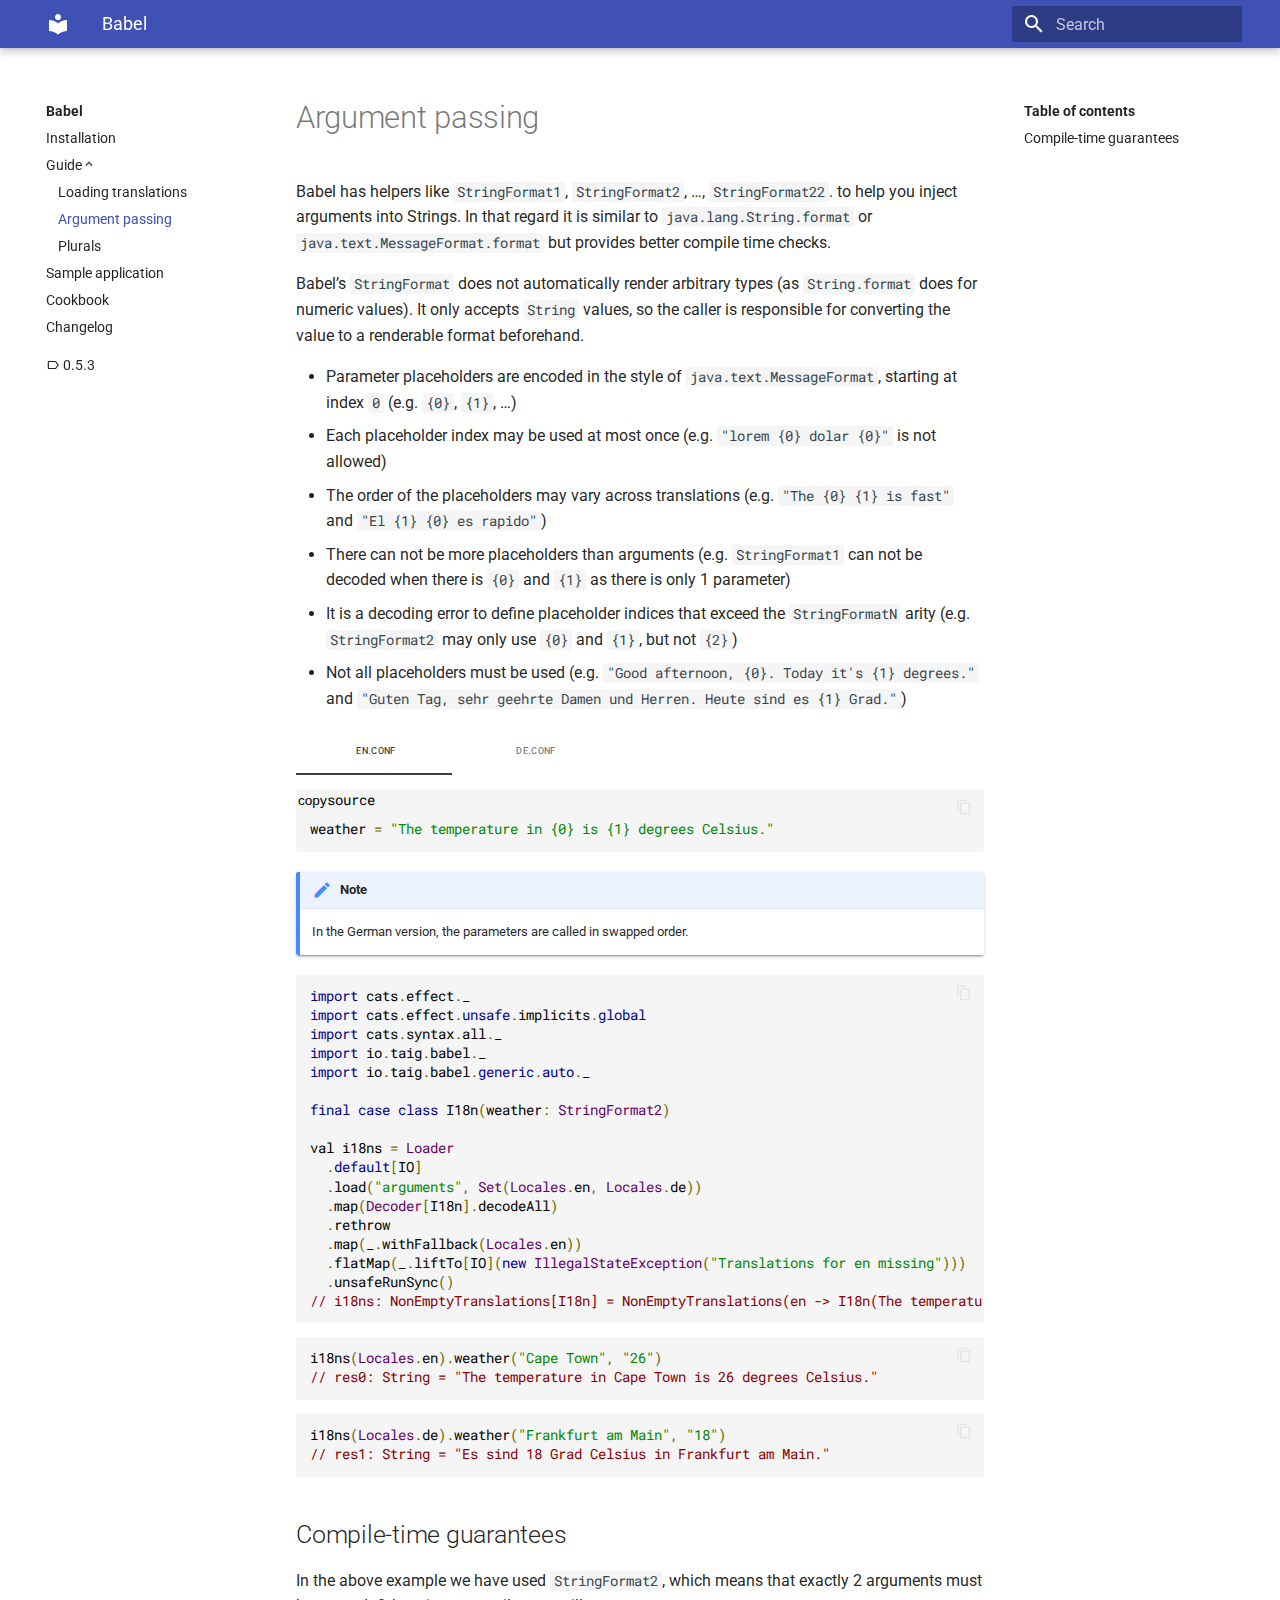
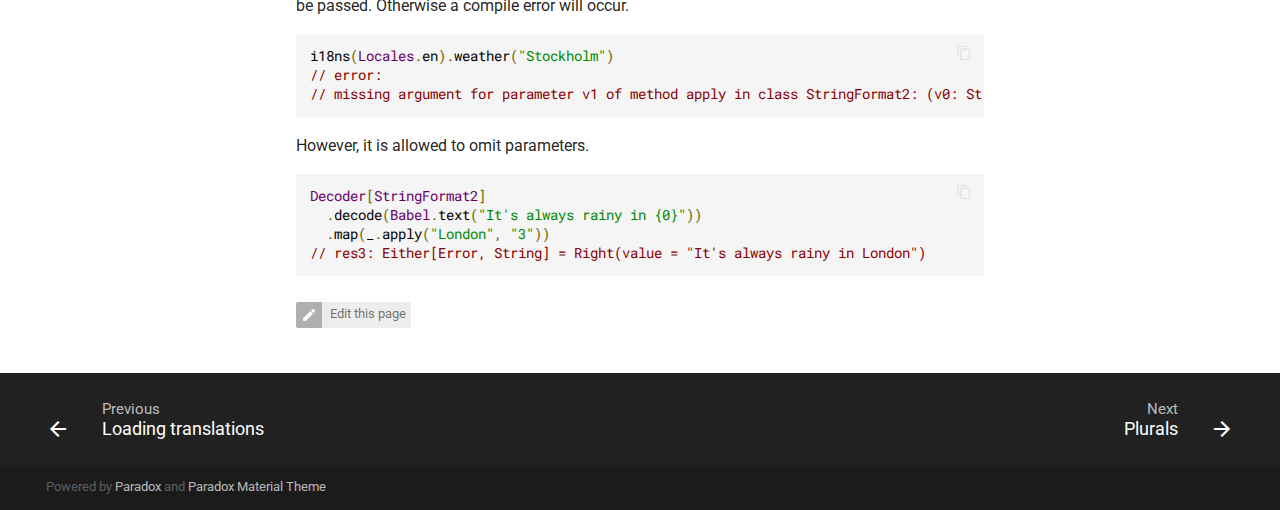
<file: guide-arguments.html>
<!DOCTYPE html>
<html lang="en" class="no-js">
<head>
<meta charset="utf-8">
<meta name="viewport" content="width=device-width,initial-scale=1">
<meta http-equiv="x-ua-compatible" content="ie=edge">
<meta name="description" content="babel-documentation">
<meta name="generator" content="Paradox, paradox-material-theme=0.7.0, mkdocs-material=3.0.3">

<meta name="lang:clipboard.copy" content="Copy to clipboard">
<meta name="lang:clipboard.copied" content="Copied to clipboard">
<meta name="lang:search.language" content="">
<meta name="lang:search.pipeline.stopwords" content="true">
<meta name="lang:search.pipeline.trimmer" content="true">
<meta name="lang:search.result.none" content="No matching documents">
<meta name="lang:search.result.one" content="1 matching document">
<meta name="lang:search.result.other" content="# matching documents">
<meta name="lang:search.tokenizer" content="[\s\-]+">


<meta name="description" content="babel-documentation">
<link rel="shortcut icon" href="assets/images/favicon.png">
<title>Argument passing · Babel</title>
<link rel="stylesheet" href="assets/stylesheets/application.451f80e5.css">
<link rel="stylesheet" href="lib/material__tabs/dist/mdc.tabs.min.css">
<link rel="stylesheet" href="lib/prettify/prettify.css">
<script src="assets/javascripts/modernizr.1aa3b519.js"></script>
<link rel="stylesheet" href="https://fonts.googleapis.com/css?family=Roboto:300,400,400i,700|Roboto+Mono">
<style>
body,input{font-family:"Roboto","Helvetica Neue",Helvetica,Arial,sans-serif}
code,kbd,pre{font-family:"Roboto Mono","Courier New",Courier,monospace}
</style>
<link rel="stylesheet" href="assets/fonts/font-awesome.css">
<link rel="stylesheet" href="assets/fonts/material-icons.css">
<link rel="stylesheet" href="assets/stylesheets/paradox-material-theme.css">
</head>
<body
>
<input class="md-toggle" data-md-toggle="drawer" type="checkbox" id="__drawer" autocomplete="off">
<input class="md-toggle" data-md-toggle="search" type="checkbox" id="__search" autocomplete="off">
<label class="md-overlay" data-md-component="overlay" for="__drawer"></label>
<header class="md-header" data-md-component="header">
<nav class="md-header-nav md-grid">
<div class="md-flex">
<div class="md-flex__cell md-flex__cell--shrink">
<a href="index.html" title="Babel" class="md-header-nav__button md-logo">
<i class="md-icon">local_library</i>
</a>
</div>
<div class="md-flex__cell md-flex__cell--shrink">
<label class="md-icon md-icon--menu md-header-nav__button" for="__drawer"></label>
</div>
<div class="md-flex__cell md-flex__cell--stretch">
<div class="md-flex__ellipsis md-header-nav__title" data-md-component="title">
<span class="md-header-nav__topic">
Babel
</span>
<span class="md-header-nav__topic">
Argument passing
</span>
</div>
</div>
<div class="md-flex__cell md-flex__cell--shrink">
<label class="md-icon md-icon--search md-header-nav__button" for="__search"></label>
<div class="md-search" data-md-component="search" role="dialog">
<label class="md-search__overlay" for="__search"></label>
<div class="md-search__inner" role="search">
<form class="md-search__form" name="search">
<input type="text" class="md-search__input" name="query" placeholder="Search" autocapitalize="off" autocorrect="off" autocomplete="off" spellcheck="false" data-md-component="query" data-md-state="active">
<label class="md-icon md-search__icon" for="__search"></label>
<button type="reset" class="md-icon md-search__icon" data-md-component="reset" tabindex="-1">&#xE5CD;</button>
</form>
<div class="md-search__output">
<div class="md-search__scrollwrap" data-md-scrollfix>
<div class="md-search-result" data-md-component="result">
<div class="md-search-result__meta">
Type to start searching
</div>
<ol class="md-search-result__list"></ol>
</div>
</div>
</div>
</div>
</div>

</div>
</div>
</nav>
</header>

<div class="md-container">
<main class="md-main">
<div class="md-main__inner md-grid" data-md-component="container">
<div class="md-sidebar md-sidebar--primary" data-md-component="navigation">
<div class="md-sidebar__scrollwrap">
<div class="md-sidebar__inner">
<nav class="md-nav md-nav--primary" data-md-level="0" style="visibility: hidden">
<label class="md-nav__title md-nav__title--site" for="drawer">
<a href="index.html" title="Babel" class="md-nav__button md-logo">
<span class="md-nav__button md-logo">
<i class="md-icon">local_library</i>
</a>
<a href="index.html" title="Babel">
Babel
</a>
</label>
<ul>
  <li><a href="installation.html" class="page">Installation</a></li>
  <li><a href="guide.html" class="page">Guide</a>
  <ul>
    <li><a href="guide-loading.html" class="page">Loading translations</a></li>
    <li><a href="guide-arguments.html" class="active page">Argument passing</a></li>
    <li><a href="guide-plurals.html" class="page">Plurals</a></li>
  </ul></li>
  <li><a href="sample.html" class="page">Sample application</a></li>
  <li><a href="cookbook.html" class="page">Cookbook</a></li>
  <li><a href="changelog.html" class="page">Changelog</a></li>
</ul>
<nav class="md-nav md-nav--secondary">
<label class="md-nav__title" for="__toc">Table of contents</label>
<ul>
  <li><a href="guide-arguments.html#argument-passing" class="header">Argument passing</a>
  <ul>
    <li><a href="guide-arguments.html#compile-time-guarantees" class="header">Compile-time guarantees</a></li>
  </ul></li>
</ul>
</nav>

</nav>
<ul style="display: none">
<li class="md-nav__item md-version" id="project.version">
<label class="md-nav__link" for="__version">
<i class="md-icon" title="Version">label_outline</i> 0.5.3
</label>
</li>
</ul>
</div>
</div>
</div>
<div class="md-sidebar md-sidebar--secondary" data-md-component="toc">
<div class="md-sidebar__scrollwrap">
<div class="md-sidebar__inner">
<nav class="md-nav md-nav--secondary">
<label class="md-nav__title" for="__toc">Table of contents</label>
<ul>
  <li><a href="guide-arguments.html#argument-passing" class="header">Argument passing</a>
  <ul>
    <li><a href="guide-arguments.html#compile-time-guarantees" class="header">Compile-time guarantees</a></li>
  </ul></li>
</ul>
</nav>

</div>
</div>
</div>
<div class="md-content">
<article class="md-content__inner md-typeset">
<div class="md-content__searchable">
<h1><a href="#argument-passing" name="argument-passing" class="anchor"><span class="anchor-link"></span></a>Argument passing</h1>
<p>Babel has helpers like <code>StringFormat1</code>, <code>StringFormat2</code>, &hellip;, <code>StringFormat22</code>. to help you inject arguments into Strings. In that regard it is similar to <code>java.lang.String.format</code> or <code>java.text.MessageFormat.format</code> but provides better compile time checks.</p>
<p>Babel&rsquo;s <code>StringFormat</code> does not automatically render arbitrary types (as <code>String.format</code> does for numeric values). It only accepts <code>String</code> values, so the caller is responsible for converting the value to a renderable format beforehand.</p>
<ul>
  <li>Parameter placeholders are encoded in the style of <code>java.text.MessageFormat</code>, starting at index <code>0</code> (e.g. <code>{0}</code>, <code>{1}</code>, &hellip;)</li>
  <li>Each placeholder index may be used at most once (e.g. <code>&quot;lorem {0} dolar {0}&quot;</code> is not allowed)</li>
  <li>The order of the placeholders may vary across translations (e.g. <code>&quot;The {0} {1} is fast&quot;</code> and <code>&quot;El {1} {0} es rapido&quot;</code>)</li>
  <li>There can not be more placeholders than arguments (e.g. <code>StringFormat1</code> can not be decoded when there is <code>{0}</code> and <code>{1}</code> as there is only 1 parameter)</li>
  <li>It is a decoding error to define placeholder indices that exceed the <code>StringFormatN</code> arity (e.g. <code>StringFormat2</code> may only use <code>{0}</code> and <code>{1}</code>, but not <code>{2}</code>)</li>
  <li>Not all placeholders must be used (e.g. <code>&quot;Good afternoon, {0}. Today it&#39;s {1} degrees.&quot;</code> and <code>&quot;Guten Tag, sehr geehrte Damen und Herren. Heute sind es {1} Grad.&quot;</code>)</li>
</ul>
<dl>
  <dt>en.conf
  </dt>
  <dd>
  <pre class="prettyprint"><button class="snippet-button copy-snippet" title="Copy snippet to clipboard">copy</button><a class="snippet-button go-to-source" href="https://github.com/taig/babel/tree/v0.5.3/modules/documentation/resources/arguments/en.conf" target="_blank" title="Go to snippet source">source</a><code class="language-conf">weather = &quot;The temperature in {0} is {1} degrees Celsius.&quot;</code></pre></dd>
  <dt>de.conf
  </dt>
  <dd>
  <pre class="prettyprint"><button class="snippet-button copy-snippet" title="Copy snippet to clipboard">copy</button><a class="snippet-button go-to-source" href="https://github.com/taig/babel/tree/v0.5.3/modules/documentation/resources/arguments/de.conf" target="_blank" title="Go to snippet source">source</a><code class="language-conf">weather = &quot;Es sind {1} Grad Celsius in {0}.&quot;</code></pre></dd>
</dl><div class="callout note "><div class="callout-title">Note</div>
<p>In the German version, the parameters are called in swapped order.</p></div>
<pre class="prettyprint"><code class="language-scala">import cats.effect._
import cats.effect.unsafe.implicits.global
import cats.syntax.all._
import io.taig.babel._
import io.taig.babel.generic.auto._

final case class I18n(weather: StringFormat2)

val i18ns = Loader
  .default[IO]
  .load(&quot;arguments&quot;, Set(Locales.en, Locales.de))
  .map(Decoder[I18n].decodeAll)
  .rethrow
  .map(_.withFallback(Locales.en))
  .flatMap(_.liftTo[IO](new IllegalStateException(&quot;Translations for en missing&quot;)))
  .unsafeRunSync()
// i18ns: NonEmptyTranslations[I18n] = NonEmptyTranslations(en -&gt; I18n(The temperature in {0} is {1} degrees Celsius.),Translations(Map(de -&gt; I18n(Es sind {1} Grad Celsius in {0}.))))
</code></pre>
<pre class="prettyprint"><code class="language-scala">i18ns(Locales.en).weather(&quot;Cape Town&quot;, &quot;26&quot;)
// res0: String = &quot;The temperature in Cape Town is 26 degrees Celsius.&quot;
</code></pre>
<pre class="prettyprint"><code class="language-scala">i18ns(Locales.de).weather(&quot;Frankfurt am Main&quot;, &quot;18&quot;)
// res1: String = &quot;Es sind 18 Grad Celsius in Frankfurt am Main.&quot;
</code></pre>
<h2><a href="#compile-time-guarantees" name="compile-time-guarantees" class="anchor"><span class="anchor-link"></span></a>Compile-time guarantees</h2>
<p>In the above example we have used <code>StringFormat2</code>, which means that exactly 2 arguments must be passed. Otherwise a compile error will occur.</p>
<pre class="prettyprint"><code class="language-scala">i18ns(Locales.en).weather(&quot;Stockholm&quot;)
// error: 
// missing argument for parameter v1 of method apply in class StringFormat2: (v0: String, v1: String): String
</code></pre>
<p>However, it is allowed to omit parameters.</p>
<pre class="prettyprint"><code class="language-scala">Decoder[StringFormat2]
  .decode(Babel.text(&quot;It&#39;s always rainy in {0}&quot;))
  .map(_.apply(&quot;London&quot;, &quot;3&quot;))
// res3: Either[Error, String] = Right(value = &quot;It&#39;s always rainy in London&quot;)
</code></pre>
</div>
<div>
<a href="https://github.com/taig/babel/tree/v0.5.3/modules/documentation/.jvm/target/mdoc/guide-arguments.md" title="Edit this page" class="md-source-file md-edit">
Edit this page
</a>
</div>
<div class="print-only">
<span class="md-source-file md-version">
0.5.3
</span>
</div>
</article>
</div>
</div>
</main>
<footer class="md-footer">
<div class="md-footer-nav">
<nav class="md-footer-nav__inner md-grid">
<a href="guide-loading.html" title="Loading translations" class="md-flex md-footer-nav__link md-footer-nav__link--prev" rel="prev">
<div class="md-flex__cell md-flex__cell--shrink">
<i class="md-icon md-icon--arrow-back md-footer-nav__button"></i>
</div>
<div class="md-flex__cell md-flex__cell--stretch md-footer-nav__title">
<span class="md-flex__ellipsis">
<span class="md-footer-nav__direction">
Previous
</span>
Loading translations
</span>
</div>
</a>
<a href="guide-plurals.html" title="Plurals" class="md-flex md-footer-nav__link md-footer-nav__link--next" rel="next">
<div class="md-flex__cell md-flex__cell--stretch md-footer-nav__title">
<span class="md-flex__ellipsis">
<span class="md-footer-nav__direction">
Next
</span>
Plurals
</span>
</div>
<div class="md-flex__cell md-flex__cell--shrink">
<i class="md-icon md-icon--arrow-forward md-footer-nav__button"></i>
</div>
</a>
</nav>
</div>
<div class="md-footer-meta md-typeset">
<div class="md-footer-meta__inner md-grid">
<div class="md-footer-copyright">
Powered by
<a href="https://github.com/lightbend/paradox">Paradox</a>
and
<a href="https://sbt.github.io/sbt-paradox-material-theme/">Paradox Material Theme</a>

</div>
</div>
</div>
</footer>

</div>
<script src="assets/javascripts/application.583bbe55.js"></script>
<script src="assets/javascripts/paradox-material-theme.js"></script>
<script>app.initialize({version:"0.17",url:{base:"."}})</script>
<script type="text/javascript" src="lib/prettify/prettify.js"></script>
<script type="text/javascript" src="lib/prettify/lang-scala.js"></script>
<script type="text/javascript">
document.addEventListener("DOMContentLoaded", function(event) {
window.prettyPrint && prettyPrint();
});
</script>
</body>
</html>
</file>
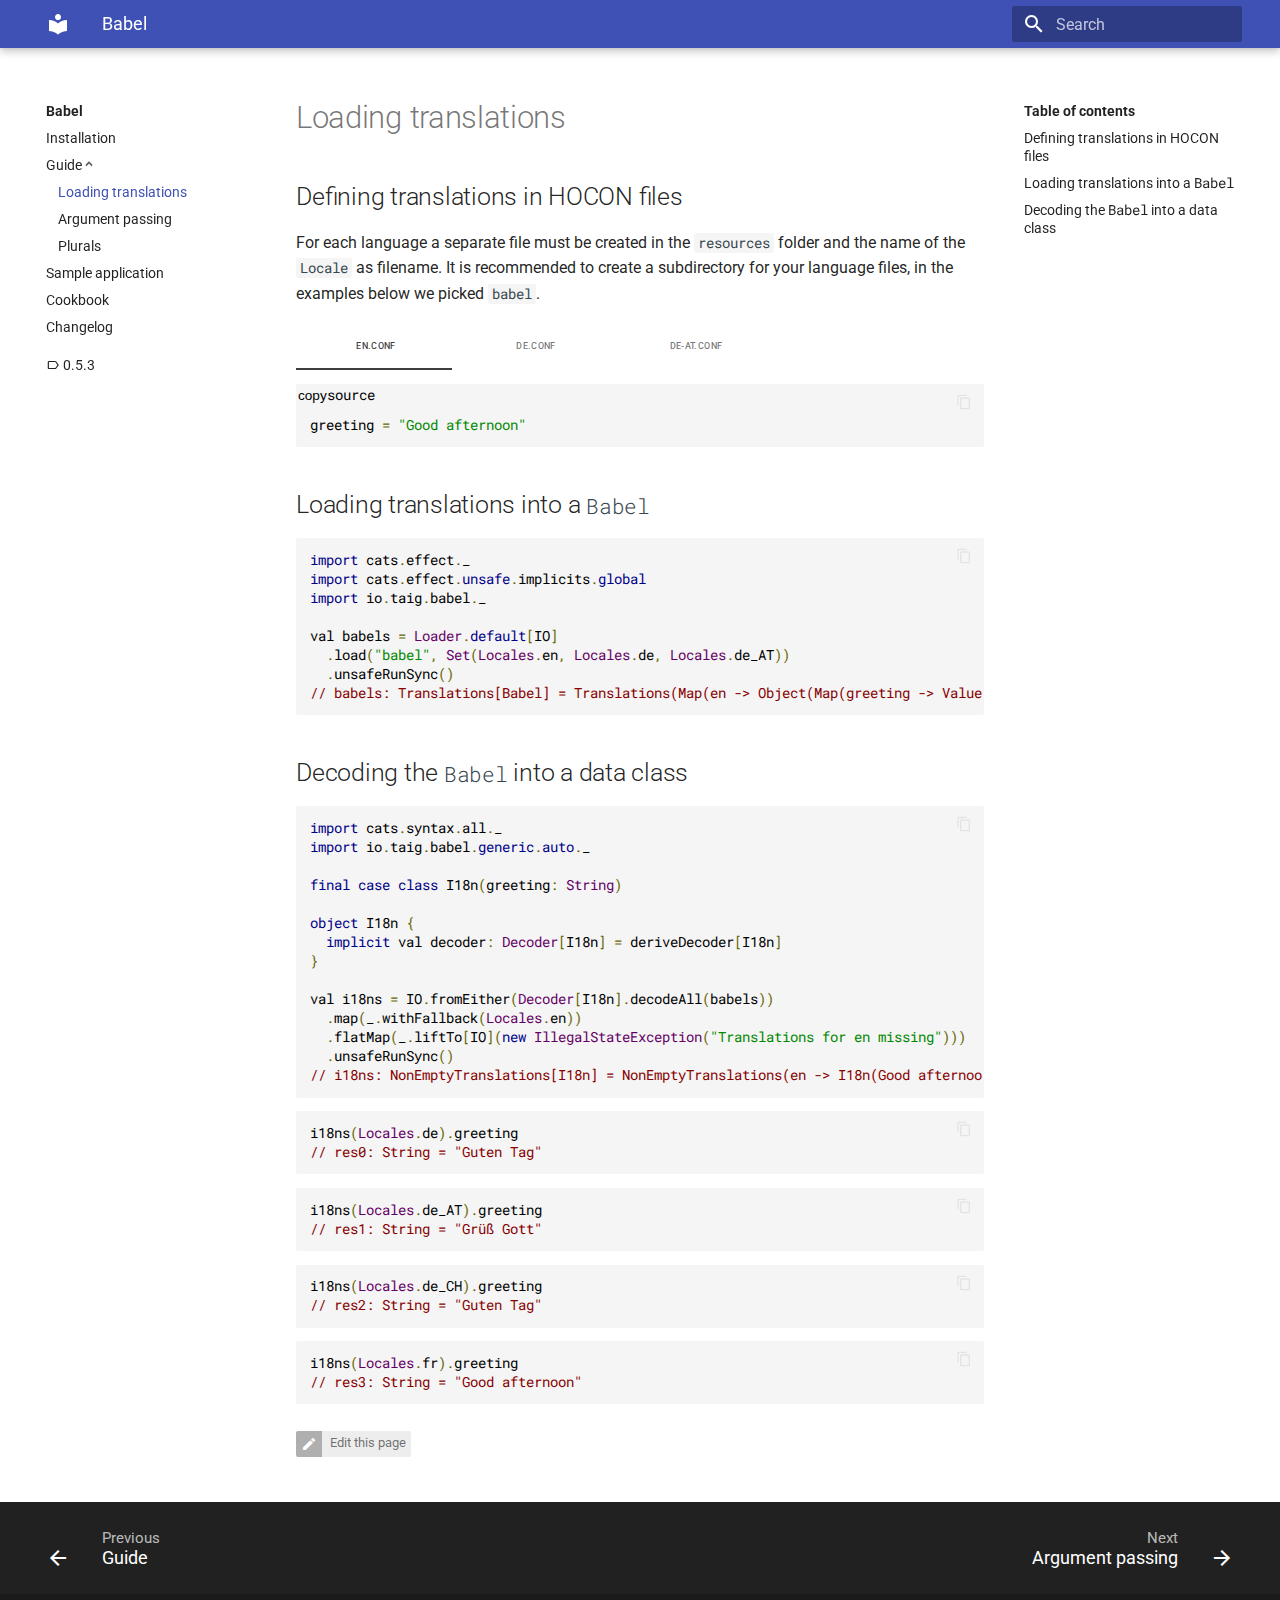
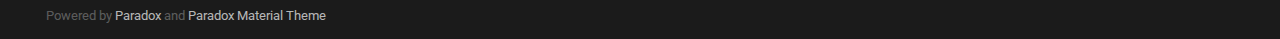
<file: guide-loading.html>
<!DOCTYPE html>
<html lang="en" class="no-js">
<head>
<meta charset="utf-8">
<meta name="viewport" content="width=device-width,initial-scale=1">
<meta http-equiv="x-ua-compatible" content="ie=edge">
<meta name="description" content="babel-documentation">
<meta name="generator" content="Paradox, paradox-material-theme=0.7.0, mkdocs-material=3.0.3">

<meta name="lang:clipboard.copy" content="Copy to clipboard">
<meta name="lang:clipboard.copied" content="Copied to clipboard">
<meta name="lang:search.language" content="">
<meta name="lang:search.pipeline.stopwords" content="true">
<meta name="lang:search.pipeline.trimmer" content="true">
<meta name="lang:search.result.none" content="No matching documents">
<meta name="lang:search.result.one" content="1 matching document">
<meta name="lang:search.result.other" content="# matching documents">
<meta name="lang:search.tokenizer" content="[\s\-]+">


<meta name="description" content="babel-documentation">
<link rel="shortcut icon" href="assets/images/favicon.png">
<title>Loading translations · Babel</title>
<link rel="stylesheet" href="assets/stylesheets/application.451f80e5.css">
<link rel="stylesheet" href="lib/material__tabs/dist/mdc.tabs.min.css">
<link rel="stylesheet" href="lib/prettify/prettify.css">
<script src="assets/javascripts/modernizr.1aa3b519.js"></script>
<link rel="stylesheet" href="https://fonts.googleapis.com/css?family=Roboto:300,400,400i,700|Roboto+Mono">
<style>
body,input{font-family:"Roboto","Helvetica Neue",Helvetica,Arial,sans-serif}
code,kbd,pre{font-family:"Roboto Mono","Courier New",Courier,monospace}
</style>
<link rel="stylesheet" href="assets/fonts/font-awesome.css">
<link rel="stylesheet" href="assets/fonts/material-icons.css">
<link rel="stylesheet" href="assets/stylesheets/paradox-material-theme.css">
</head>
<body
>
<input class="md-toggle" data-md-toggle="drawer" type="checkbox" id="__drawer" autocomplete="off">
<input class="md-toggle" data-md-toggle="search" type="checkbox" id="__search" autocomplete="off">
<label class="md-overlay" data-md-component="overlay" for="__drawer"></label>
<header class="md-header" data-md-component="header">
<nav class="md-header-nav md-grid">
<div class="md-flex">
<div class="md-flex__cell md-flex__cell--shrink">
<a href="index.html" title="Babel" class="md-header-nav__button md-logo">
<i class="md-icon">local_library</i>
</a>
</div>
<div class="md-flex__cell md-flex__cell--shrink">
<label class="md-icon md-icon--menu md-header-nav__button" for="__drawer"></label>
</div>
<div class="md-flex__cell md-flex__cell--stretch">
<div class="md-flex__ellipsis md-header-nav__title" data-md-component="title">
<span class="md-header-nav__topic">
Babel
</span>
<span class="md-header-nav__topic">
Loading translations
</span>
</div>
</div>
<div class="md-flex__cell md-flex__cell--shrink">
<label class="md-icon md-icon--search md-header-nav__button" for="__search"></label>
<div class="md-search" data-md-component="search" role="dialog">
<label class="md-search__overlay" for="__search"></label>
<div class="md-search__inner" role="search">
<form class="md-search__form" name="search">
<input type="text" class="md-search__input" name="query" placeholder="Search" autocapitalize="off" autocorrect="off" autocomplete="off" spellcheck="false" data-md-component="query" data-md-state="active">
<label class="md-icon md-search__icon" for="__search"></label>
<button type="reset" class="md-icon md-search__icon" data-md-component="reset" tabindex="-1">&#xE5CD;</button>
</form>
<div class="md-search__output">
<div class="md-search__scrollwrap" data-md-scrollfix>
<div class="md-search-result" data-md-component="result">
<div class="md-search-result__meta">
Type to start searching
</div>
<ol class="md-search-result__list"></ol>
</div>
</div>
</div>
</div>
</div>

</div>
</div>
</nav>
</header>

<div class="md-container">
<main class="md-main">
<div class="md-main__inner md-grid" data-md-component="container">
<div class="md-sidebar md-sidebar--primary" data-md-component="navigation">
<div class="md-sidebar__scrollwrap">
<div class="md-sidebar__inner">
<nav class="md-nav md-nav--primary" data-md-level="0" style="visibility: hidden">
<label class="md-nav__title md-nav__title--site" for="drawer">
<a href="index.html" title="Babel" class="md-nav__button md-logo">
<span class="md-nav__button md-logo">
<i class="md-icon">local_library</i>
</a>
<a href="index.html" title="Babel">
Babel
</a>
</label>
<ul>
  <li><a href="installation.html" class="page">Installation</a></li>
  <li><a href="guide.html" class="page">Guide</a>
  <ul>
    <li><a href="guide-loading.html" class="active page">Loading translations</a></li>
    <li><a href="guide-arguments.html" class="page">Argument passing</a></li>
    <li><a href="guide-plurals.html" class="page">Plurals</a></li>
  </ul></li>
  <li><a href="sample.html" class="page">Sample application</a></li>
  <li><a href="cookbook.html" class="page">Cookbook</a></li>
  <li><a href="changelog.html" class="page">Changelog</a></li>
</ul>
<nav class="md-nav md-nav--secondary">
<label class="md-nav__title" for="__toc">Table of contents</label>
<ul>
  <li><a href="guide-loading.html#loading-translations" class="header">Loading translations</a>
  <ul>
    <li><a href="guide-loading.html#defining-translations-in-hocon-files" class="header">Defining translations in HOCON files</a></li>
    <li><a href="guide-loading.html#loading-translations-into-a-babel" class="header">Loading translations into a <code>Babel</code></a></li>
    <li><a href="guide-loading.html#decoding-the-babel-into-a-data-class" class="header">Decoding the <code>Babel</code> into a data class</a></li>
  </ul></li>
</ul>
</nav>

</nav>
<ul style="display: none">
<li class="md-nav__item md-version" id="project.version">
<label class="md-nav__link" for="__version">
<i class="md-icon" title="Version">label_outline</i> 0.5.3
</label>
</li>
</ul>
</div>
</div>
</div>
<div class="md-sidebar md-sidebar--secondary" data-md-component="toc">
<div class="md-sidebar__scrollwrap">
<div class="md-sidebar__inner">
<nav class="md-nav md-nav--secondary">
<label class="md-nav__title" for="__toc">Table of contents</label>
<ul>
  <li><a href="guide-loading.html#loading-translations" class="header">Loading translations</a>
  <ul>
    <li><a href="guide-loading.html#defining-translations-in-hocon-files" class="header">Defining translations in HOCON files</a></li>
    <li><a href="guide-loading.html#loading-translations-into-a-babel" class="header">Loading translations into a <code>Babel</code></a></li>
    <li><a href="guide-loading.html#decoding-the-babel-into-a-data-class" class="header">Decoding the <code>Babel</code> into a data class</a></li>
  </ul></li>
</ul>
</nav>

</div>
</div>
</div>
<div class="md-content">
<article class="md-content__inner md-typeset">
<div class="md-content__searchable">
<h1><a href="#loading-translations" name="loading-translations" class="anchor"><span class="anchor-link"></span></a>Loading translations</h1>
<h2><a href="#defining-translations-in-hocon-files" name="defining-translations-in-hocon-files" class="anchor"><span class="anchor-link"></span></a>Defining translations in HOCON files</h2>
<p>For each language a separate file must be created in the <code>resources</code> folder and the name of the <code>Locale</code> as filename. It is recommended to create a subdirectory for your language files, in the examples below we picked <code>babel</code>.</p>
<dl>
  <dt>en.conf
  </dt>
  <dd>
  <pre class="prettyprint"><button class="snippet-button copy-snippet" title="Copy snippet to clipboard">copy</button><a class="snippet-button go-to-source" href="https://github.com/taig/babel/tree/v0.5.3/modules/documentation/resources/babel/en.conf" target="_blank" title="Go to snippet source">source</a><code class="language-conf">greeting = &quot;Good afternoon&quot;</code></pre></dd>
  <dt>de.conf
  </dt>
  <dd>
  <pre class="prettyprint"><button class="snippet-button copy-snippet" title="Copy snippet to clipboard">copy</button><a class="snippet-button go-to-source" href="https://github.com/taig/babel/tree/v0.5.3/modules/documentation/resources/babel/de.conf" target="_blank" title="Go to snippet source">source</a><code class="language-conf">greeting = &quot;Guten Tag&quot;</code></pre></dd>
  <dt>de-AT.conf
  </dt>
  <dd>
  <pre class="prettyprint"><button class="snippet-button copy-snippet" title="Copy snippet to clipboard">copy</button><a class="snippet-button go-to-source" href="https://github.com/taig/babel/tree/v0.5.3/modules/documentation/resources/babel/de-AT.conf" target="_blank" title="Go to snippet source">source</a><code class="language-conf">greeting = &quot;Grüß Gott&quot;</code></pre></dd>
</dl>
<h2><a href="#loading-translations-into-a-babel" name="loading-translations-into-a-babel" class="anchor"><span class="anchor-link"></span></a>Loading translations into a <code>Babel</code></h2>
<pre class="prettyprint"><code class="language-scala">import cats.effect._
import cats.effect.unsafe.implicits.global
import io.taig.babel._

val babels = Loader.default[IO]
  .load(&quot;babel&quot;, Set(Locales.en, Locales.de, Locales.de_AT))
  .unsafeRunSync()
// babels: Translations[Babel] = Translations(Map(en -&gt; Object(Map(greeting -&gt; Value(Good afternoon))), de -&gt; Object(Map(greeting -&gt; Value(Guten Tag))), de-AT -&gt; Object(Map(greeting -&gt; Value(Grüß Gott)))))
</code></pre>
<h2><a href="#decoding-the-babel-into-a-data-class" name="decoding-the-babel-into-a-data-class" class="anchor"><span class="anchor-link"></span></a>Decoding the <code>Babel</code> into a data class</h2>
<pre class="prettyprint"><code class="language-scala">import cats.syntax.all._
import io.taig.babel.generic.auto._

final case class I18n(greeting: String)

object I18n {
  implicit val decoder: Decoder[I18n] = deriveDecoder[I18n]
}

val i18ns = IO.fromEither(Decoder[I18n].decodeAll(babels))
  .map(_.withFallback(Locales.en))
  .flatMap(_.liftTo[IO](new IllegalStateException(&quot;Translations for en missing&quot;)))
  .unsafeRunSync()
// i18ns: NonEmptyTranslations[I18n] = NonEmptyTranslations(en -&gt; I18n(Good afternoon),Translations(Map(de -&gt; I18n(Guten Tag), de-AT -&gt; I18n(Grüß Gott))))
</code></pre>
<pre class="prettyprint"><code class="language-scala">i18ns(Locales.de).greeting
// res0: String = &quot;Guten Tag&quot;
</code></pre>
<pre class="prettyprint"><code class="language-scala">i18ns(Locales.de_AT).greeting
// res1: String = &quot;Grüß Gott&quot;
</code></pre>
<pre class="prettyprint"><code class="language-scala">i18ns(Locales.de_CH).greeting
// res2: String = &quot;Guten Tag&quot;
</code></pre>
<pre class="prettyprint"><code class="language-scala">i18ns(Locales.fr).greeting
// res3: String = &quot;Good afternoon&quot;
</code></pre>
</div>
<div>
<a href="https://github.com/taig/babel/tree/v0.5.3/modules/documentation/.jvm/target/mdoc/guide-loading.md" title="Edit this page" class="md-source-file md-edit">
Edit this page
</a>
</div>
<div class="print-only">
<span class="md-source-file md-version">
0.5.3
</span>
</div>
</article>
</div>
</div>
</main>
<footer class="md-footer">
<div class="md-footer-nav">
<nav class="md-footer-nav__inner md-grid">
<a href="guide.html" title="Guide" class="md-flex md-footer-nav__link md-footer-nav__link--prev" rel="prev">
<div class="md-flex__cell md-flex__cell--shrink">
<i class="md-icon md-icon--arrow-back md-footer-nav__button"></i>
</div>
<div class="md-flex__cell md-flex__cell--stretch md-footer-nav__title">
<span class="md-flex__ellipsis">
<span class="md-footer-nav__direction">
Previous
</span>
Guide
</span>
</div>
</a>
<a href="guide-arguments.html" title="Argument passing" class="md-flex md-footer-nav__link md-footer-nav__link--next" rel="next">
<div class="md-flex__cell md-flex__cell--stretch md-footer-nav__title">
<span class="md-flex__ellipsis">
<span class="md-footer-nav__direction">
Next
</span>
Argument passing
</span>
</div>
<div class="md-flex__cell md-flex__cell--shrink">
<i class="md-icon md-icon--arrow-forward md-footer-nav__button"></i>
</div>
</a>
</nav>
</div>
<div class="md-footer-meta md-typeset">
<div class="md-footer-meta__inner md-grid">
<div class="md-footer-copyright">
Powered by
<a href="https://github.com/lightbend/paradox">Paradox</a>
and
<a href="https://sbt.github.io/sbt-paradox-material-theme/">Paradox Material Theme</a>

</div>
</div>
</div>
</footer>

</div>
<script src="assets/javascripts/application.583bbe55.js"></script>
<script src="assets/javascripts/paradox-material-theme.js"></script>
<script>app.initialize({version:"0.17",url:{base:"."}})</script>
<script type="text/javascript" src="lib/prettify/prettify.js"></script>
<script type="text/javascript" src="lib/prettify/lang-scala.js"></script>
<script type="text/javascript">
document.addEventListener("DOMContentLoaded", function(event) {
window.prettyPrint && prettyPrint();
});
</script>
</body>
</html>
</file>
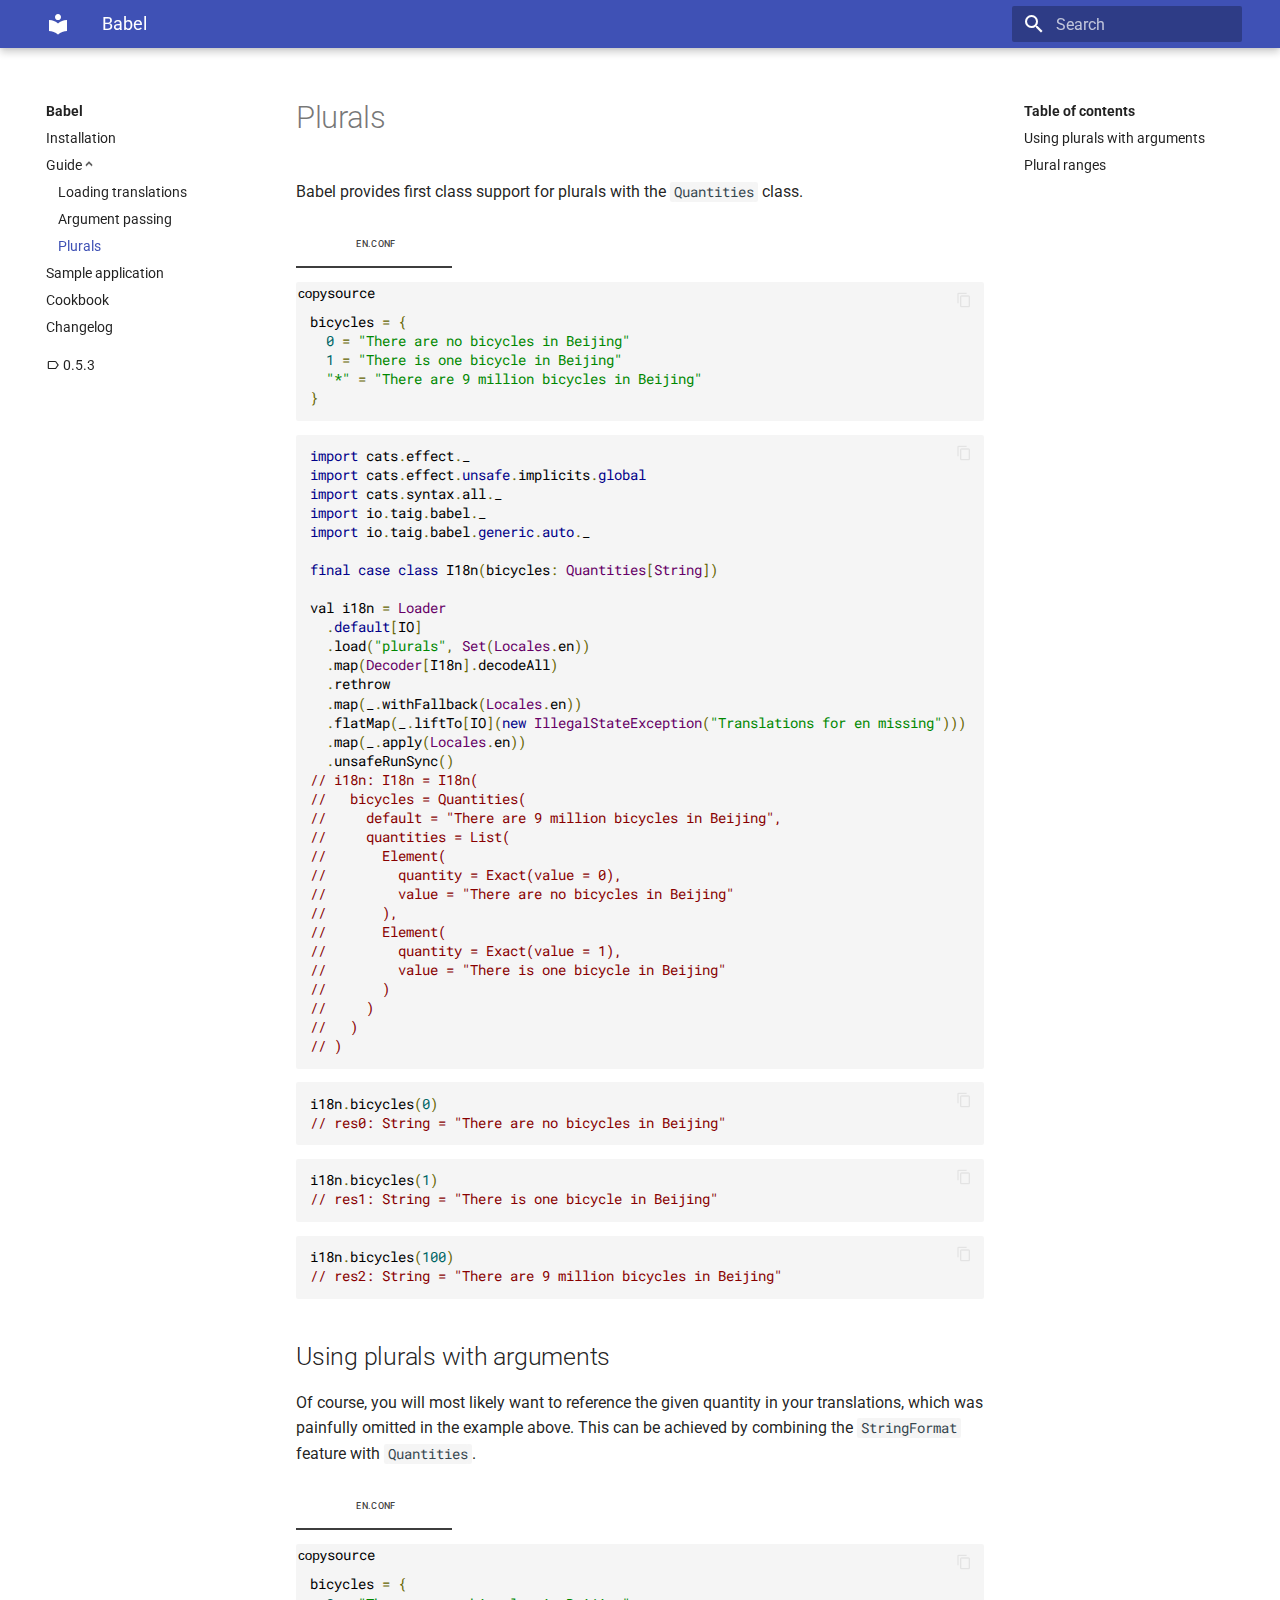
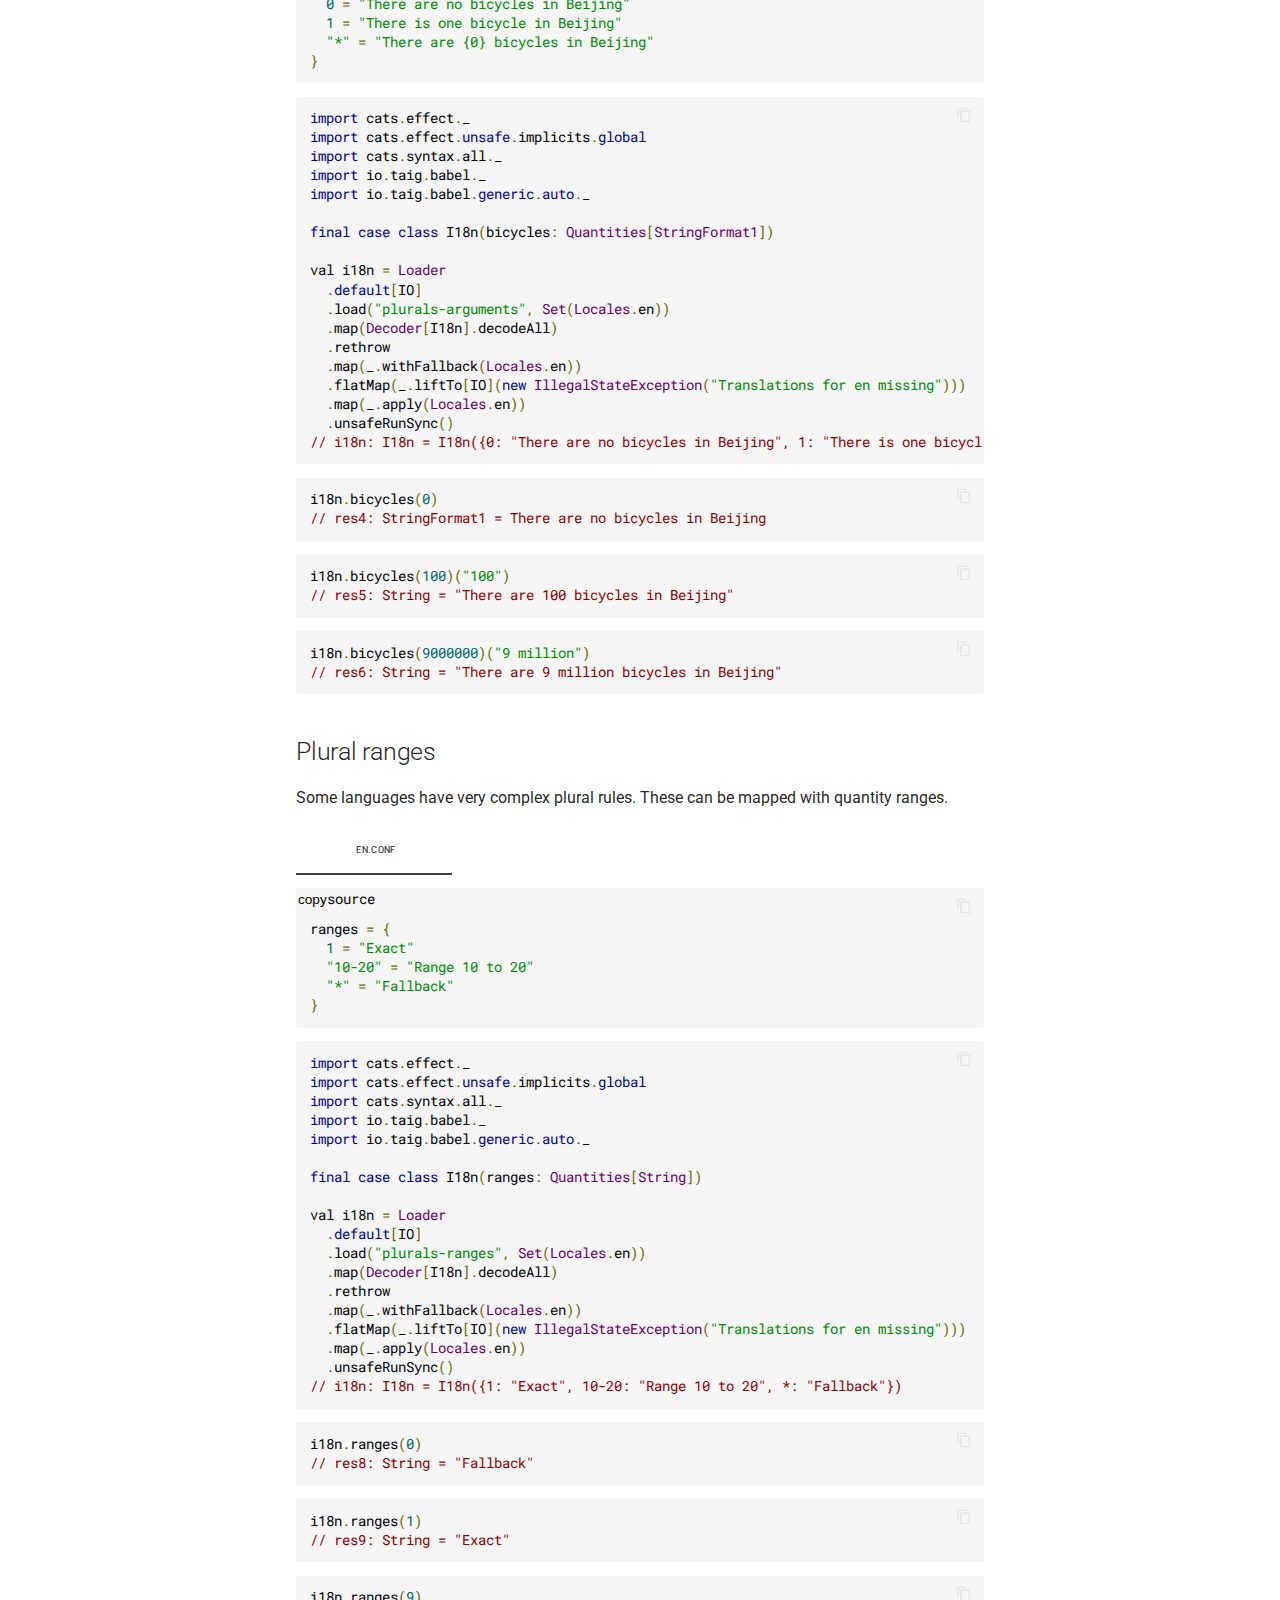
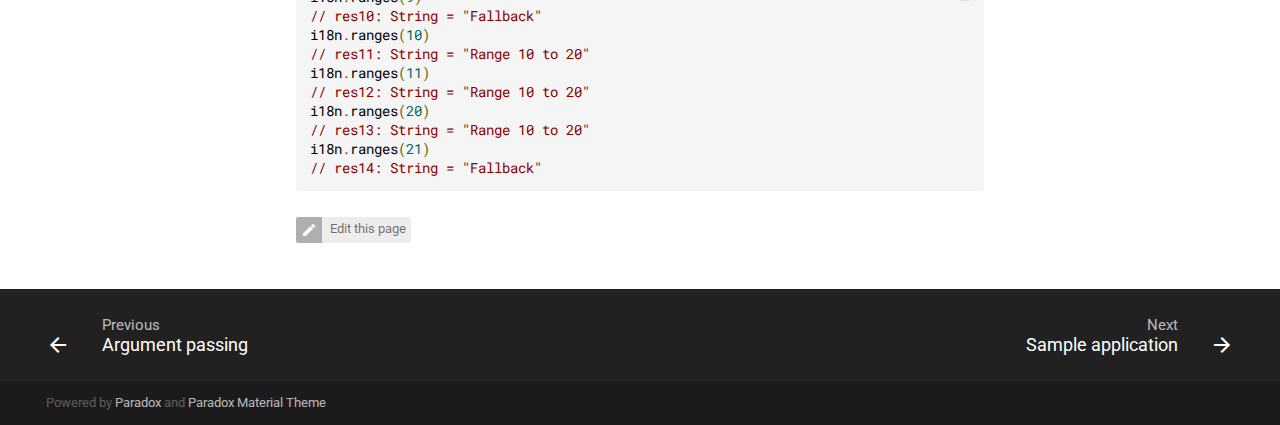
<file: guide-plurals.html>
<!DOCTYPE html>
<html lang="en" class="no-js">
<head>
<meta charset="utf-8">
<meta name="viewport" content="width=device-width,initial-scale=1">
<meta http-equiv="x-ua-compatible" content="ie=edge">
<meta name="description" content="babel-documentation">
<meta name="generator" content="Paradox, paradox-material-theme=0.7.0, mkdocs-material=3.0.3">

<meta name="lang:clipboard.copy" content="Copy to clipboard">
<meta name="lang:clipboard.copied" content="Copied to clipboard">
<meta name="lang:search.language" content="">
<meta name="lang:search.pipeline.stopwords" content="true">
<meta name="lang:search.pipeline.trimmer" content="true">
<meta name="lang:search.result.none" content="No matching documents">
<meta name="lang:search.result.one" content="1 matching document">
<meta name="lang:search.result.other" content="# matching documents">
<meta name="lang:search.tokenizer" content="[\s\-]+">


<meta name="description" content="babel-documentation">
<link rel="shortcut icon" href="assets/images/favicon.png">
<title>Plurals · Babel</title>
<link rel="stylesheet" href="assets/stylesheets/application.451f80e5.css">
<link rel="stylesheet" href="lib/material__tabs/dist/mdc.tabs.min.css">
<link rel="stylesheet" href="lib/prettify/prettify.css">
<script src="assets/javascripts/modernizr.1aa3b519.js"></script>
<link rel="stylesheet" href="https://fonts.googleapis.com/css?family=Roboto:300,400,400i,700|Roboto+Mono">
<style>
body,input{font-family:"Roboto","Helvetica Neue",Helvetica,Arial,sans-serif}
code,kbd,pre{font-family:"Roboto Mono","Courier New",Courier,monospace}
</style>
<link rel="stylesheet" href="assets/fonts/font-awesome.css">
<link rel="stylesheet" href="assets/fonts/material-icons.css">
<link rel="stylesheet" href="assets/stylesheets/paradox-material-theme.css">
</head>
<body
>
<input class="md-toggle" data-md-toggle="drawer" type="checkbox" id="__drawer" autocomplete="off">
<input class="md-toggle" data-md-toggle="search" type="checkbox" id="__search" autocomplete="off">
<label class="md-overlay" data-md-component="overlay" for="__drawer"></label>
<header class="md-header" data-md-component="header">
<nav class="md-header-nav md-grid">
<div class="md-flex">
<div class="md-flex__cell md-flex__cell--shrink">
<a href="index.html" title="Babel" class="md-header-nav__button md-logo">
<i class="md-icon">local_library</i>
</a>
</div>
<div class="md-flex__cell md-flex__cell--shrink">
<label class="md-icon md-icon--menu md-header-nav__button" for="__drawer"></label>
</div>
<div class="md-flex__cell md-flex__cell--stretch">
<div class="md-flex__ellipsis md-header-nav__title" data-md-component="title">
<span class="md-header-nav__topic">
Babel
</span>
<span class="md-header-nav__topic">
Plurals
</span>
</div>
</div>
<div class="md-flex__cell md-flex__cell--shrink">
<label class="md-icon md-icon--search md-header-nav__button" for="__search"></label>
<div class="md-search" data-md-component="search" role="dialog">
<label class="md-search__overlay" for="__search"></label>
<div class="md-search__inner" role="search">
<form class="md-search__form" name="search">
<input type="text" class="md-search__input" name="query" placeholder="Search" autocapitalize="off" autocorrect="off" autocomplete="off" spellcheck="false" data-md-component="query" data-md-state="active">
<label class="md-icon md-search__icon" for="__search"></label>
<button type="reset" class="md-icon md-search__icon" data-md-component="reset" tabindex="-1">&#xE5CD;</button>
</form>
<div class="md-search__output">
<div class="md-search__scrollwrap" data-md-scrollfix>
<div class="md-search-result" data-md-component="result">
<div class="md-search-result__meta">
Type to start searching
</div>
<ol class="md-search-result__list"></ol>
</div>
</div>
</div>
</div>
</div>

</div>
</div>
</nav>
</header>

<div class="md-container">
<main class="md-main">
<div class="md-main__inner md-grid" data-md-component="container">
<div class="md-sidebar md-sidebar--primary" data-md-component="navigation">
<div class="md-sidebar__scrollwrap">
<div class="md-sidebar__inner">
<nav class="md-nav md-nav--primary" data-md-level="0" style="visibility: hidden">
<label class="md-nav__title md-nav__title--site" for="drawer">
<a href="index.html" title="Babel" class="md-nav__button md-logo">
<span class="md-nav__button md-logo">
<i class="md-icon">local_library</i>
</a>
<a href="index.html" title="Babel">
Babel
</a>
</label>
<ul>
  <li><a href="installation.html" class="page">Installation</a></li>
  <li><a href="guide.html" class="page">Guide</a>
  <ul>
    <li><a href="guide-loading.html" class="page">Loading translations</a></li>
    <li><a href="guide-arguments.html" class="page">Argument passing</a></li>
    <li><a href="guide-plurals.html" class="active page">Plurals</a></li>
  </ul></li>
  <li><a href="sample.html" class="page">Sample application</a></li>
  <li><a href="cookbook.html" class="page">Cookbook</a></li>
  <li><a href="changelog.html" class="page">Changelog</a></li>
</ul>
<nav class="md-nav md-nav--secondary">
<label class="md-nav__title" for="__toc">Table of contents</label>
<ul>
  <li><a href="guide-plurals.html#plurals" class="header">Plurals</a>
  <ul>
    <li><a href="guide-plurals.html#using-plurals-with-arguments" class="header">Using plurals with arguments</a></li>
    <li><a href="guide-plurals.html#plural-ranges" class="header">Plural ranges</a></li>
  </ul></li>
</ul>
</nav>

</nav>
<ul style="display: none">
<li class="md-nav__item md-version" id="project.version">
<label class="md-nav__link" for="__version">
<i class="md-icon" title="Version">label_outline</i> 0.5.3
</label>
</li>
</ul>
</div>
</div>
</div>
<div class="md-sidebar md-sidebar--secondary" data-md-component="toc">
<div class="md-sidebar__scrollwrap">
<div class="md-sidebar__inner">
<nav class="md-nav md-nav--secondary">
<label class="md-nav__title" for="__toc">Table of contents</label>
<ul>
  <li><a href="guide-plurals.html#plurals" class="header">Plurals</a>
  <ul>
    <li><a href="guide-plurals.html#using-plurals-with-arguments" class="header">Using plurals with arguments</a></li>
    <li><a href="guide-plurals.html#plural-ranges" class="header">Plural ranges</a></li>
  </ul></li>
</ul>
</nav>

</div>
</div>
</div>
<div class="md-content">
<article class="md-content__inner md-typeset">
<div class="md-content__searchable">
<h1><a href="#plurals" name="plurals" class="anchor"><span class="anchor-link"></span></a>Plurals</h1>
<p>Babel provides first class support for plurals with the <code>Quantities</code> class.</p>
<dl>
  <dt>en.conf
  </dt>
  <dd>
  <pre class="prettyprint"><button class="snippet-button copy-snippet" title="Copy snippet to clipboard">copy</button><a class="snippet-button go-to-source" href="https://github.com/taig/babel/tree/v0.5.3/modules/documentation/resources/plurals/en.conf" target="_blank" title="Go to snippet source">source</a><code class="language-conf">bicycles = {
  0 = &quot;There are no bicycles in Beijing&quot;
  1 = &quot;There is one bicycle in Beijing&quot;
  &quot;*&quot; = &quot;There are 9 million bicycles in Beijing&quot;
}</code></pre></dd>
</dl>
<pre class="prettyprint"><code class="language-scala">import cats.effect._
import cats.effect.unsafe.implicits.global
import cats.syntax.all._
import io.taig.babel._
import io.taig.babel.generic.auto._

final case class I18n(bicycles: Quantities[String])

val i18n = Loader
  .default[IO]
  .load(&quot;plurals&quot;, Set(Locales.en))
  .map(Decoder[I18n].decodeAll)
  .rethrow
  .map(_.withFallback(Locales.en))
  .flatMap(_.liftTo[IO](new IllegalStateException(&quot;Translations for en missing&quot;)))
  .map(_.apply(Locales.en))
  .unsafeRunSync()
// i18n: I18n = I18n(
//   bicycles = Quantities(
//     default = &quot;There are 9 million bicycles in Beijing&quot;,
//     quantities = List(
//       Element(
//         quantity = Exact(value = 0),
//         value = &quot;There are no bicycles in Beijing&quot;
//       ),
//       Element(
//         quantity = Exact(value = 1),
//         value = &quot;There is one bicycle in Beijing&quot;
//       )
//     )
//   )
// )
</code></pre>
<pre class="prettyprint"><code class="language-scala">i18n.bicycles(0)
// res0: String = &quot;There are no bicycles in Beijing&quot;
</code></pre>
<pre class="prettyprint"><code class="language-scala">i18n.bicycles(1)
// res1: String = &quot;There is one bicycle in Beijing&quot;
</code></pre>
<pre class="prettyprint"><code class="language-scala">i18n.bicycles(100)
// res2: String = &quot;There are 9 million bicycles in Beijing&quot;
</code></pre>
<h2><a href="#using-plurals-with-arguments" name="using-plurals-with-arguments" class="anchor"><span class="anchor-link"></span></a>Using plurals with arguments</h2>
<p>Of course, you will most likely want to reference the given quantity in your translations, which was painfully omitted in the example above. This can be achieved by combining the <code>StringFormat</code> feature with <code>Quantities</code>.</p>
<dl>
  <dt>en.conf
  </dt>
  <dd>
  <pre class="prettyprint"><button class="snippet-button copy-snippet" title="Copy snippet to clipboard">copy</button><a class="snippet-button go-to-source" href="https://github.com/taig/babel/tree/v0.5.3/modules/documentation/resources/plurals-arguments/en.conf" target="_blank" title="Go to snippet source">source</a><code class="language-conf">bicycles = {
  0 = &quot;There are no bicycles in Beijing&quot;
  1 = &quot;There is one bicycle in Beijing&quot;
  &quot;*&quot; = &quot;There are {0} bicycles in Beijing&quot;
}</code></pre></dd>
</dl>
<pre class="prettyprint"><code class="language-scala">import cats.effect._
import cats.effect.unsafe.implicits.global
import cats.syntax.all._
import io.taig.babel._
import io.taig.babel.generic.auto._

final case class I18n(bicycles: Quantities[StringFormat1])

val i18n = Loader
  .default[IO]
  .load(&quot;plurals-arguments&quot;, Set(Locales.en))
  .map(Decoder[I18n].decodeAll)
  .rethrow
  .map(_.withFallback(Locales.en))
  .flatMap(_.liftTo[IO](new IllegalStateException(&quot;Translations for en missing&quot;)))
  .map(_.apply(Locales.en))
  .unsafeRunSync()
// i18n: I18n = I18n({0: &quot;There are no bicycles in Beijing&quot;, 1: &quot;There is one bicycle in Beijing&quot;, *: &quot;There are {0} bicycles in Beijing&quot;})
</code></pre>
<pre class="prettyprint"><code class="language-scala">i18n.bicycles(0)
// res4: StringFormat1 = There are no bicycles in Beijing
</code></pre>
<pre class="prettyprint"><code class="language-scala">i18n.bicycles(100)(&quot;100&quot;)
// res5: String = &quot;There are 100 bicycles in Beijing&quot;
</code></pre>
<pre class="prettyprint"><code class="language-scala">i18n.bicycles(9000000)(&quot;9 million&quot;)
// res6: String = &quot;There are 9 million bicycles in Beijing&quot;
</code></pre>
<h2><a href="#plural-ranges" name="plural-ranges" class="anchor"><span class="anchor-link"></span></a>Plural ranges</h2>
<p>Some languages have very complex plural rules. These can be mapped with quantity ranges.</p>
<dl>
  <dt>en.conf
  </dt>
  <dd>
  <pre class="prettyprint"><button class="snippet-button copy-snippet" title="Copy snippet to clipboard">copy</button><a class="snippet-button go-to-source" href="https://github.com/taig/babel/tree/v0.5.3/modules/documentation/resources/plurals-ranges/en.conf" target="_blank" title="Go to snippet source">source</a><code class="language-conf">ranges = {
  1 = &quot;Exact&quot;
  &quot;10-20&quot; = &quot;Range 10 to 20&quot;
  &quot;*&quot; = &quot;Fallback&quot;
}</code></pre></dd>
</dl>
<pre class="prettyprint"><code class="language-scala">import cats.effect._
import cats.effect.unsafe.implicits.global
import cats.syntax.all._
import io.taig.babel._
import io.taig.babel.generic.auto._

final case class I18n(ranges: Quantities[String])

val i18n = Loader
  .default[IO]
  .load(&quot;plurals-ranges&quot;, Set(Locales.en))
  .map(Decoder[I18n].decodeAll)
  .rethrow
  .map(_.withFallback(Locales.en))
  .flatMap(_.liftTo[IO](new IllegalStateException(&quot;Translations for en missing&quot;)))
  .map(_.apply(Locales.en))
  .unsafeRunSync()
// i18n: I18n = I18n({1: &quot;Exact&quot;, 10-20: &quot;Range 10 to 20&quot;, *: &quot;Fallback&quot;})
</code></pre>
<pre class="prettyprint"><code class="language-scala">i18n.ranges(0)
// res8: String = &quot;Fallback&quot;
</code></pre>
<pre class="prettyprint"><code class="language-scala">i18n.ranges(1)
// res9: String = &quot;Exact&quot;
</code></pre>
<pre class="prettyprint"><code class="language-scala">i18n.ranges(9)
// res10: String = &quot;Fallback&quot;
i18n.ranges(10)
// res11: String = &quot;Range 10 to 20&quot;
i18n.ranges(11)
// res12: String = &quot;Range 10 to 20&quot;
i18n.ranges(20)
// res13: String = &quot;Range 10 to 20&quot;
i18n.ranges(21)
// res14: String = &quot;Fallback&quot;
</code></pre>
</div>
<div>
<a href="https://github.com/taig/babel/tree/v0.5.3/modules/documentation/.jvm/target/mdoc/guide-plurals.md" title="Edit this page" class="md-source-file md-edit">
Edit this page
</a>
</div>
<div class="print-only">
<span class="md-source-file md-version">
0.5.3
</span>
</div>
</article>
</div>
</div>
</main>
<footer class="md-footer">
<div class="md-footer-nav">
<nav class="md-footer-nav__inner md-grid">
<a href="guide-arguments.html" title="Argument passing" class="md-flex md-footer-nav__link md-footer-nav__link--prev" rel="prev">
<div class="md-flex__cell md-flex__cell--shrink">
<i class="md-icon md-icon--arrow-back md-footer-nav__button"></i>
</div>
<div class="md-flex__cell md-flex__cell--stretch md-footer-nav__title">
<span class="md-flex__ellipsis">
<span class="md-footer-nav__direction">
Previous
</span>
Argument passing
</span>
</div>
</a>
<a href="sample.html" title="Sample application" class="md-flex md-footer-nav__link md-footer-nav__link--next" rel="next">
<div class="md-flex__cell md-flex__cell--stretch md-footer-nav__title">
<span class="md-flex__ellipsis">
<span class="md-footer-nav__direction">
Next
</span>
Sample application
</span>
</div>
<div class="md-flex__cell md-flex__cell--shrink">
<i class="md-icon md-icon--arrow-forward md-footer-nav__button"></i>
</div>
</a>
</nav>
</div>
<div class="md-footer-meta md-typeset">
<div class="md-footer-meta__inner md-grid">
<div class="md-footer-copyright">
Powered by
<a href="https://github.com/lightbend/paradox">Paradox</a>
and
<a href="https://sbt.github.io/sbt-paradox-material-theme/">Paradox Material Theme</a>

</div>
</div>
</div>
</footer>

</div>
<script src="assets/javascripts/application.583bbe55.js"></script>
<script src="assets/javascripts/paradox-material-theme.js"></script>
<script>app.initialize({version:"0.17",url:{base:"."}})</script>
<script type="text/javascript" src="lib/prettify/prettify.js"></script>
<script type="text/javascript" src="lib/prettify/lang-scala.js"></script>
<script type="text/javascript">
document.addEventListener("DOMContentLoaded", function(event) {
window.prettyPrint && prettyPrint();
});
</script>
</body>
</html>
</file>
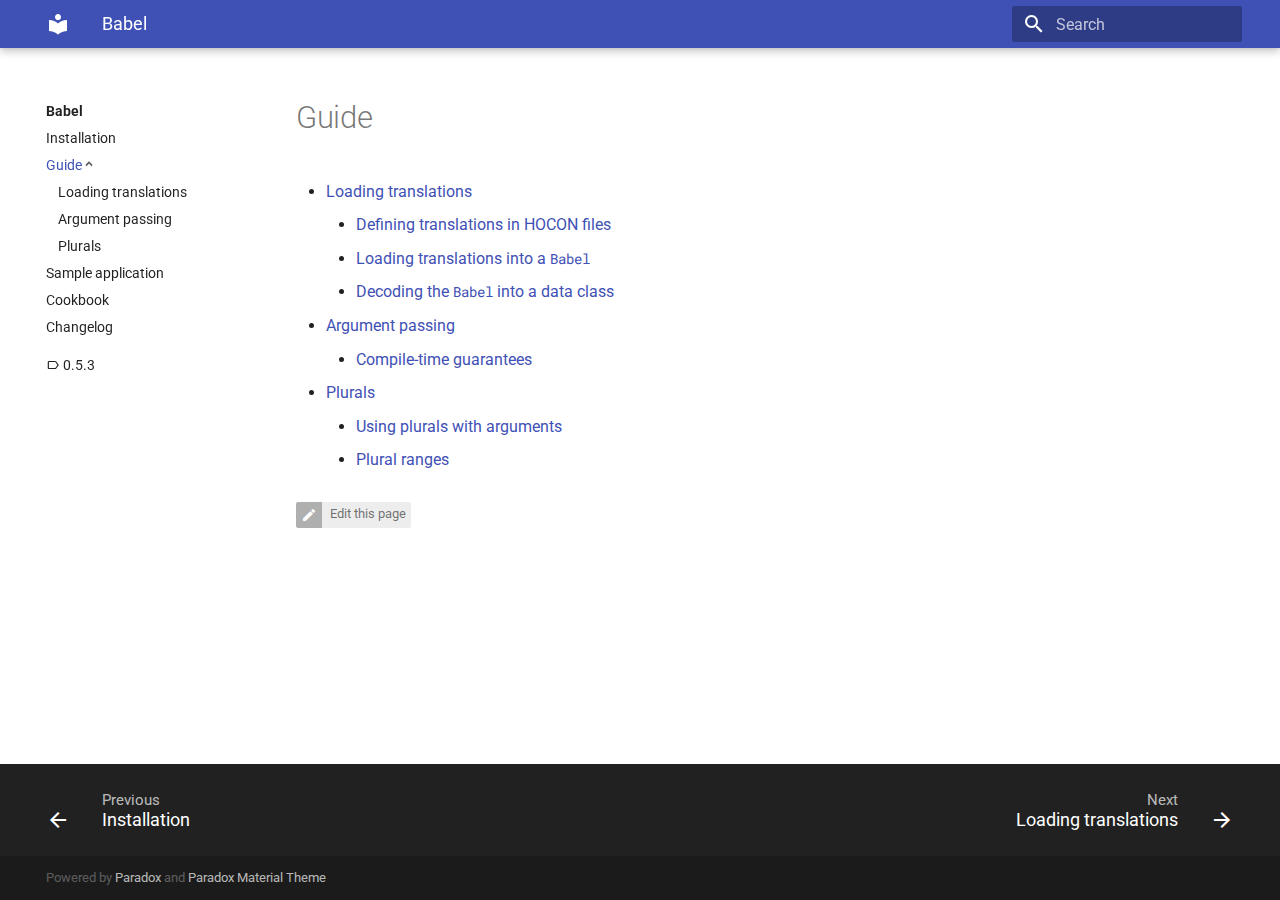
<file: guide.html>
<!DOCTYPE html>
<html lang="en" class="no-js">
<head>
<meta charset="utf-8">
<meta name="viewport" content="width=device-width,initial-scale=1">
<meta http-equiv="x-ua-compatible" content="ie=edge">
<meta name="description" content="babel-documentation">
<meta name="generator" content="Paradox, paradox-material-theme=0.7.0, mkdocs-material=3.0.3">

<meta name="lang:clipboard.copy" content="Copy to clipboard">
<meta name="lang:clipboard.copied" content="Copied to clipboard">
<meta name="lang:search.language" content="">
<meta name="lang:search.pipeline.stopwords" content="true">
<meta name="lang:search.pipeline.trimmer" content="true">
<meta name="lang:search.result.none" content="No matching documents">
<meta name="lang:search.result.one" content="1 matching document">
<meta name="lang:search.result.other" content="# matching documents">
<meta name="lang:search.tokenizer" content="[\s\-]+">


<meta name="description" content="babel-documentation">
<link rel="shortcut icon" href="assets/images/favicon.png">
<title>Guide · Babel</title>
<link rel="stylesheet" href="assets/stylesheets/application.451f80e5.css">
<link rel="stylesheet" href="lib/material__tabs/dist/mdc.tabs.min.css">
<link rel="stylesheet" href="lib/prettify/prettify.css">
<script src="assets/javascripts/modernizr.1aa3b519.js"></script>
<link rel="stylesheet" href="https://fonts.googleapis.com/css?family=Roboto:300,400,400i,700|Roboto+Mono">
<style>
body,input{font-family:"Roboto","Helvetica Neue",Helvetica,Arial,sans-serif}
code,kbd,pre{font-family:"Roboto Mono","Courier New",Courier,monospace}
</style>
<link rel="stylesheet" href="assets/fonts/font-awesome.css">
<link rel="stylesheet" href="assets/fonts/material-icons.css">
<link rel="stylesheet" href="assets/stylesheets/paradox-material-theme.css">
</head>
<body
>
<input class="md-toggle" data-md-toggle="drawer" type="checkbox" id="__drawer" autocomplete="off">
<input class="md-toggle" data-md-toggle="search" type="checkbox" id="__search" autocomplete="off">
<label class="md-overlay" data-md-component="overlay" for="__drawer"></label>
<header class="md-header" data-md-component="header">
<nav class="md-header-nav md-grid">
<div class="md-flex">
<div class="md-flex__cell md-flex__cell--shrink">
<a href="index.html" title="Babel" class="md-header-nav__button md-logo">
<i class="md-icon">local_library</i>
</a>
</div>
<div class="md-flex__cell md-flex__cell--shrink">
<label class="md-icon md-icon--menu md-header-nav__button" for="__drawer"></label>
</div>
<div class="md-flex__cell md-flex__cell--stretch">
<div class="md-flex__ellipsis md-header-nav__title" data-md-component="title">
<span class="md-header-nav__topic">
Babel
</span>
<span class="md-header-nav__topic">
Guide
</span>
</div>
</div>
<div class="md-flex__cell md-flex__cell--shrink">
<label class="md-icon md-icon--search md-header-nav__button" for="__search"></label>
<div class="md-search" data-md-component="search" role="dialog">
<label class="md-search__overlay" for="__search"></label>
<div class="md-search__inner" role="search">
<form class="md-search__form" name="search">
<input type="text" class="md-search__input" name="query" placeholder="Search" autocapitalize="off" autocorrect="off" autocomplete="off" spellcheck="false" data-md-component="query" data-md-state="active">
<label class="md-icon md-search__icon" for="__search"></label>
<button type="reset" class="md-icon md-search__icon" data-md-component="reset" tabindex="-1">&#xE5CD;</button>
</form>
<div class="md-search__output">
<div class="md-search__scrollwrap" data-md-scrollfix>
<div class="md-search-result" data-md-component="result">
<div class="md-search-result__meta">
Type to start searching
</div>
<ol class="md-search-result__list"></ol>
</div>
</div>
</div>
</div>
</div>

</div>
</div>
</nav>
</header>

<div class="md-container">
<main class="md-main">
<div class="md-main__inner md-grid" data-md-component="container">
<div class="md-sidebar md-sidebar--primary" data-md-component="navigation">
<div class="md-sidebar__scrollwrap">
<div class="md-sidebar__inner">
<nav class="md-nav md-nav--primary" data-md-level="0" style="visibility: hidden">
<label class="md-nav__title md-nav__title--site" for="drawer">
<a href="index.html" title="Babel" class="md-nav__button md-logo">
<span class="md-nav__button md-logo">
<i class="md-icon">local_library</i>
</a>
<a href="index.html" title="Babel">
Babel
</a>
</label>
<ul>
  <li><a href="installation.html" class="page">Installation</a></li>
  <li><a href="guide.html" class="active page">Guide</a>
  <ul>
    <li><a href="guide-loading.html" class="page">Loading translations</a></li>
    <li><a href="guide-arguments.html" class="page">Argument passing</a></li>
    <li><a href="guide-plurals.html" class="page">Plurals</a></li>
  </ul></li>
  <li><a href="sample.html" class="page">Sample application</a></li>
  <li><a href="cookbook.html" class="page">Cookbook</a></li>
  <li><a href="changelog.html" class="page">Changelog</a></li>
</ul>
<nav class="md-nav md-nav--secondary">
</nav>

</nav>
<ul style="display: none">
<li class="md-nav__item md-version" id="project.version">
<label class="md-nav__link" for="__version">
<i class="md-icon" title="Version">label_outline</i> 0.5.3
</label>
</li>
</ul>
</div>
</div>
</div>
<div class="md-content">
<article class="md-content__inner md-typeset">
<div class="md-content__searchable">
<h1><a href="#guide" name="guide" class="anchor"><span class="anchor-link"></span></a>Guide</h1>
<div class="toc ">
<ul>
  <li><a href="guide-loading.html" class="page">Loading translations</a>
  <ul>
    <li><a href="guide-loading.html#defining-translations-in-hocon-files" class="header">Defining translations in HOCON files</a></li>
    <li><a href="guide-loading.html#loading-translations-into-a-babel" class="header">Loading translations into a <code>Babel</code></a></li>
    <li><a href="guide-loading.html#decoding-the-babel-into-a-data-class" class="header">Decoding the <code>Babel</code> into a data class</a></li>
  </ul></li>
  <li><a href="guide-arguments.html" class="page">Argument passing</a>
  <ul>
    <li><a href="guide-arguments.html#compile-time-guarantees" class="header">Compile-time guarantees</a></li>
  </ul></li>
  <li><a href="guide-plurals.html" class="page">Plurals</a>
  <ul>
    <li><a href="guide-plurals.html#using-plurals-with-arguments" class="header">Using plurals with arguments</a></li>
    <li><a href="guide-plurals.html#plural-ranges" class="header">Plural ranges</a></li>
  </ul></li>
</ul>
</div>
</div>
<div>
<a href="https://github.com/taig/babel/tree/v0.5.3/modules/documentation/.jvm/target/mdoc/guide.md" title="Edit this page" class="md-source-file md-edit">
Edit this page
</a>
</div>
<div class="print-only">
<span class="md-source-file md-version">
0.5.3
</span>
</div>
</article>
</div>
</div>
</main>
<footer class="md-footer">
<div class="md-footer-nav">
<nav class="md-footer-nav__inner md-grid">
<a href="installation.html" title="Installation" class="md-flex md-footer-nav__link md-footer-nav__link--prev" rel="prev">
<div class="md-flex__cell md-flex__cell--shrink">
<i class="md-icon md-icon--arrow-back md-footer-nav__button"></i>
</div>
<div class="md-flex__cell md-flex__cell--stretch md-footer-nav__title">
<span class="md-flex__ellipsis">
<span class="md-footer-nav__direction">
Previous
</span>
Installation
</span>
</div>
</a>
<a href="guide-loading.html" title="Loading translations" class="md-flex md-footer-nav__link md-footer-nav__link--next" rel="next">
<div class="md-flex__cell md-flex__cell--stretch md-footer-nav__title">
<span class="md-flex__ellipsis">
<span class="md-footer-nav__direction">
Next
</span>
Loading translations
</span>
</div>
<div class="md-flex__cell md-flex__cell--shrink">
<i class="md-icon md-icon--arrow-forward md-footer-nav__button"></i>
</div>
</a>
</nav>
</div>
<div class="md-footer-meta md-typeset">
<div class="md-footer-meta__inner md-grid">
<div class="md-footer-copyright">
Powered by
<a href="https://github.com/lightbend/paradox">Paradox</a>
and
<a href="https://sbt.github.io/sbt-paradox-material-theme/">Paradox Material Theme</a>

</div>
</div>
</div>
</footer>

</div>
<script src="assets/javascripts/application.583bbe55.js"></script>
<script src="assets/javascripts/paradox-material-theme.js"></script>
<script>app.initialize({version:"0.17",url:{base:"."}})</script>
<script type="text/javascript" src="lib/prettify/prettify.js"></script>
<script type="text/javascript" src="lib/prettify/lang-scala.js"></script>
<script type="text/javascript">
document.addEventListener("DOMContentLoaded", function(event) {
window.prettyPrint && prettyPrint();
});
</script>
</body>
</html>
</file>
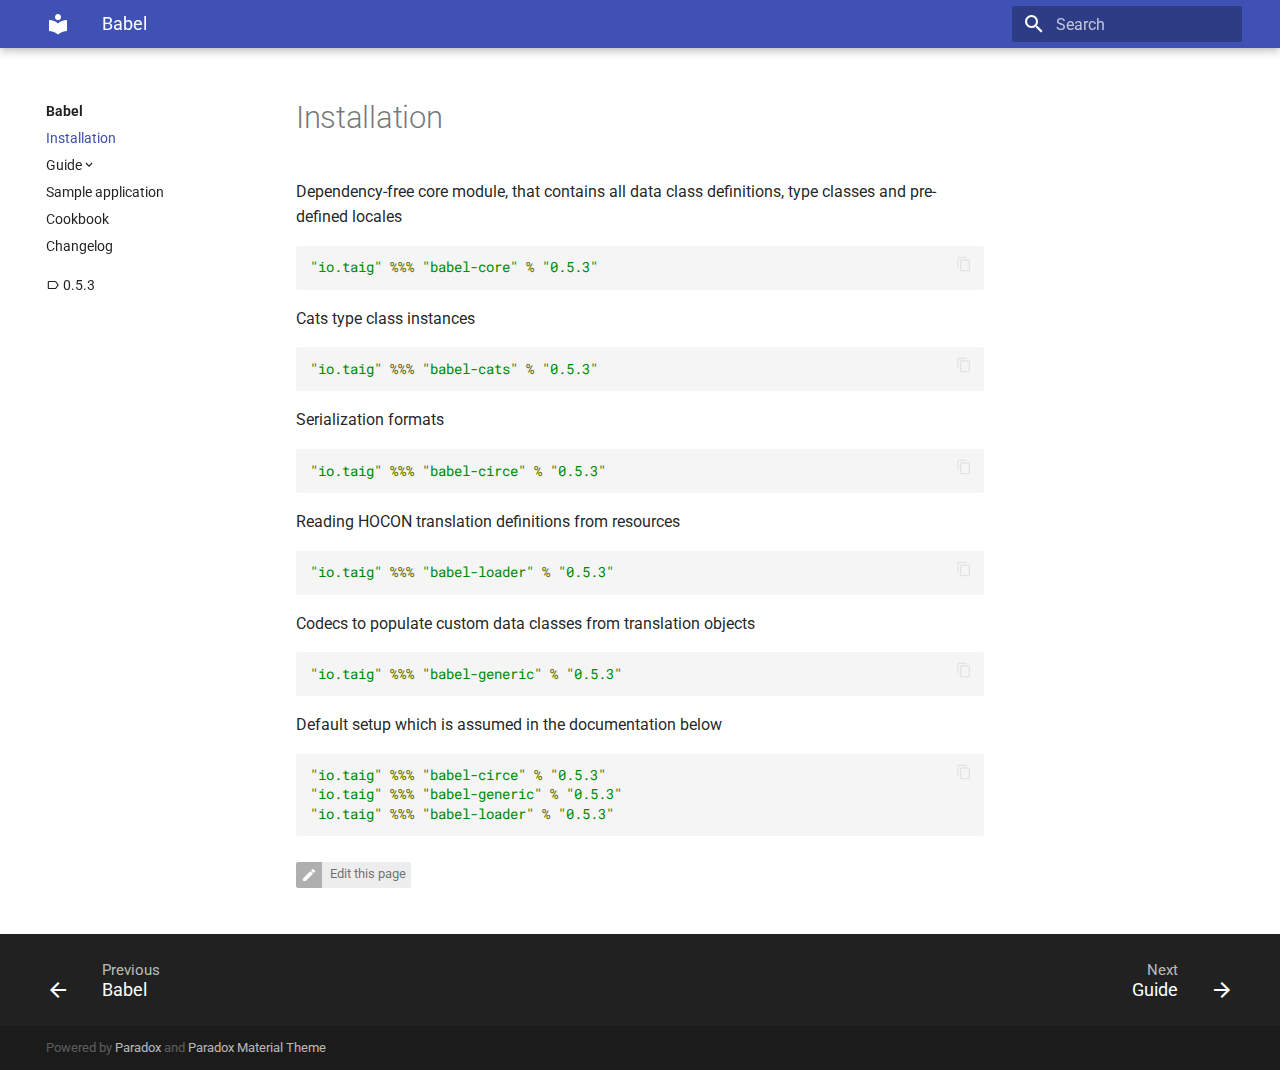
<file: installation.html>
<!DOCTYPE html>
<html lang="en" class="no-js">
<head>
<meta charset="utf-8">
<meta name="viewport" content="width=device-width,initial-scale=1">
<meta http-equiv="x-ua-compatible" content="ie=edge">
<meta name="description" content="babel-documentation">
<meta name="generator" content="Paradox, paradox-material-theme=0.7.0, mkdocs-material=3.0.3">

<meta name="lang:clipboard.copy" content="Copy to clipboard">
<meta name="lang:clipboard.copied" content="Copied to clipboard">
<meta name="lang:search.language" content="">
<meta name="lang:search.pipeline.stopwords" content="true">
<meta name="lang:search.pipeline.trimmer" content="true">
<meta name="lang:search.result.none" content="No matching documents">
<meta name="lang:search.result.one" content="1 matching document">
<meta name="lang:search.result.other" content="# matching documents">
<meta name="lang:search.tokenizer" content="[\s\-]+">


<meta name="description" content="babel-documentation">
<link rel="shortcut icon" href="assets/images/favicon.png">
<title>Installation · Babel</title>
<link rel="stylesheet" href="assets/stylesheets/application.451f80e5.css">
<link rel="stylesheet" href="lib/material__tabs/dist/mdc.tabs.min.css">
<link rel="stylesheet" href="lib/prettify/prettify.css">
<script src="assets/javascripts/modernizr.1aa3b519.js"></script>
<link rel="stylesheet" href="https://fonts.googleapis.com/css?family=Roboto:300,400,400i,700|Roboto+Mono">
<style>
body,input{font-family:"Roboto","Helvetica Neue",Helvetica,Arial,sans-serif}
code,kbd,pre{font-family:"Roboto Mono","Courier New",Courier,monospace}
</style>
<link rel="stylesheet" href="assets/fonts/font-awesome.css">
<link rel="stylesheet" href="assets/fonts/material-icons.css">
<link rel="stylesheet" href="assets/stylesheets/paradox-material-theme.css">
</head>
<body
>
<input class="md-toggle" data-md-toggle="drawer" type="checkbox" id="__drawer" autocomplete="off">
<input class="md-toggle" data-md-toggle="search" type="checkbox" id="__search" autocomplete="off">
<label class="md-overlay" data-md-component="overlay" for="__drawer"></label>
<header class="md-header" data-md-component="header">
<nav class="md-header-nav md-grid">
<div class="md-flex">
<div class="md-flex__cell md-flex__cell--shrink">
<a href="index.html" title="Babel" class="md-header-nav__button md-logo">
<i class="md-icon">local_library</i>
</a>
</div>
<div class="md-flex__cell md-flex__cell--shrink">
<label class="md-icon md-icon--menu md-header-nav__button" for="__drawer"></label>
</div>
<div class="md-flex__cell md-flex__cell--stretch">
<div class="md-flex__ellipsis md-header-nav__title" data-md-component="title">
<span class="md-header-nav__topic">
Babel
</span>
<span class="md-header-nav__topic">
Installation
</span>
</div>
</div>
<div class="md-flex__cell md-flex__cell--shrink">
<label class="md-icon md-icon--search md-header-nav__button" for="__search"></label>
<div class="md-search" data-md-component="search" role="dialog">
<label class="md-search__overlay" for="__search"></label>
<div class="md-search__inner" role="search">
<form class="md-search__form" name="search">
<input type="text" class="md-search__input" name="query" placeholder="Search" autocapitalize="off" autocorrect="off" autocomplete="off" spellcheck="false" data-md-component="query" data-md-state="active">
<label class="md-icon md-search__icon" for="__search"></label>
<button type="reset" class="md-icon md-search__icon" data-md-component="reset" tabindex="-1">&#xE5CD;</button>
</form>
<div class="md-search__output">
<div class="md-search__scrollwrap" data-md-scrollfix>
<div class="md-search-result" data-md-component="result">
<div class="md-search-result__meta">
Type to start searching
</div>
<ol class="md-search-result__list"></ol>
</div>
</div>
</div>
</div>
</div>

</div>
</div>
</nav>
</header>

<div class="md-container">
<main class="md-main">
<div class="md-main__inner md-grid" data-md-component="container">
<div class="md-sidebar md-sidebar--primary" data-md-component="navigation">
<div class="md-sidebar__scrollwrap">
<div class="md-sidebar__inner">
<nav class="md-nav md-nav--primary" data-md-level="0" style="visibility: hidden">
<label class="md-nav__title md-nav__title--site" for="drawer">
<a href="index.html" title="Babel" class="md-nav__button md-logo">
<span class="md-nav__button md-logo">
<i class="md-icon">local_library</i>
</a>
<a href="index.html" title="Babel">
Babel
</a>
</label>
<ul>
  <li><a href="installation.html" class="active page">Installation</a></li>
  <li><a href="guide.html" class="page">Guide</a>
  <ul>
    <li><a href="guide-loading.html" class="page">Loading translations</a></li>
    <li><a href="guide-arguments.html" class="page">Argument passing</a></li>
    <li><a href="guide-plurals.html" class="page">Plurals</a></li>
  </ul></li>
  <li><a href="sample.html" class="page">Sample application</a></li>
  <li><a href="cookbook.html" class="page">Cookbook</a></li>
  <li><a href="changelog.html" class="page">Changelog</a></li>
</ul>
<nav class="md-nav md-nav--secondary">
</nav>

</nav>
<ul style="display: none">
<li class="md-nav__item md-version" id="project.version">
<label class="md-nav__link" for="__version">
<i class="md-icon" title="Version">label_outline</i> 0.5.3
</label>
</li>
</ul>
</div>
</div>
</div>
<div class="md-content">
<article class="md-content__inner md-typeset">
<div class="md-content__searchable">
<h1><a href="#installation" name="installation" class="anchor"><span class="anchor-link"></span></a>Installation</h1>
<p>Dependency-free core module, that contains all data class definitions, type classes and pre-defined locales</p>
<pre class="prettyprint"><code class="language-scala">&quot;io.taig&quot; %%% &quot;babel-core&quot; % &quot;0.5.3&quot; 
</code></pre>
<p>Cats type class instances</p>
<pre class="prettyprint"><code class="language-scala">&quot;io.taig&quot; %%% &quot;babel-cats&quot; % &quot;0.5.3&quot;
</code></pre>
<p>Serialization formats</p>
<pre class="prettyprint"><code class="language-scala">&quot;io.taig&quot; %%% &quot;babel-circe&quot; % &quot;0.5.3&quot;
</code></pre>
<p>Reading HOCON translation definitions from resources</p>
<pre class="prettyprint"><code class="language-scala">&quot;io.taig&quot; %%% &quot;babel-loader&quot; % &quot;0.5.3&quot;
</code></pre>
<p>Codecs to populate custom data classes from translation objects</p>
<pre class="prettyprint"><code class="language-scala">&quot;io.taig&quot; %%% &quot;babel-generic&quot; % &quot;0.5.3&quot;
</code></pre>
<p>Default setup which is assumed in the documentation below</p>
<pre class="prettyprint"><code class="language-scala">&quot;io.taig&quot; %%% &quot;babel-circe&quot; % &quot;0.5.3&quot;
&quot;io.taig&quot; %%% &quot;babel-generic&quot; % &quot;0.5.3&quot;
&quot;io.taig&quot; %%% &quot;babel-loader&quot; % &quot;0.5.3&quot;
</code></pre>
</div>
<div>
<a href="https://github.com/taig/babel/tree/v0.5.3/modules/documentation/.jvm/target/mdoc/installation.md" title="Edit this page" class="md-source-file md-edit">
Edit this page
</a>
</div>
<div class="print-only">
<span class="md-source-file md-version">
0.5.3
</span>
</div>
</article>
</div>
</div>
</main>
<footer class="md-footer">
<div class="md-footer-nav">
<nav class="md-footer-nav__inner md-grid">
<a href="index.html" title="Babel" class="md-flex md-footer-nav__link md-footer-nav__link--prev" rel="prev">
<div class="md-flex__cell md-flex__cell--shrink">
<i class="md-icon md-icon--arrow-back md-footer-nav__button"></i>
</div>
<div class="md-flex__cell md-flex__cell--stretch md-footer-nav__title">
<span class="md-flex__ellipsis">
<span class="md-footer-nav__direction">
Previous
</span>
Babel
</span>
</div>
</a>
<a href="guide.html" title="Guide" class="md-flex md-footer-nav__link md-footer-nav__link--next" rel="next">
<div class="md-flex__cell md-flex__cell--stretch md-footer-nav__title">
<span class="md-flex__ellipsis">
<span class="md-footer-nav__direction">
Next
</span>
Guide
</span>
</div>
<div class="md-flex__cell md-flex__cell--shrink">
<i class="md-icon md-icon--arrow-forward md-footer-nav__button"></i>
</div>
</a>
</nav>
</div>
<div class="md-footer-meta md-typeset">
<div class="md-footer-meta__inner md-grid">
<div class="md-footer-copyright">
Powered by
<a href="https://github.com/lightbend/paradox">Paradox</a>
and
<a href="https://sbt.github.io/sbt-paradox-material-theme/">Paradox Material Theme</a>

</div>
</div>
</div>
</footer>

</div>
<script src="assets/javascripts/application.583bbe55.js"></script>
<script src="assets/javascripts/paradox-material-theme.js"></script>
<script>app.initialize({version:"0.17",url:{base:"."}})</script>
<script type="text/javascript" src="lib/prettify/prettify.js"></script>
<script type="text/javascript" src="lib/prettify/lang-scala.js"></script>
<script type="text/javascript">
document.addEventListener("DOMContentLoaded", function(event) {
window.prettyPrint && prettyPrint();
});
</script>
</body>
</html>
</file>
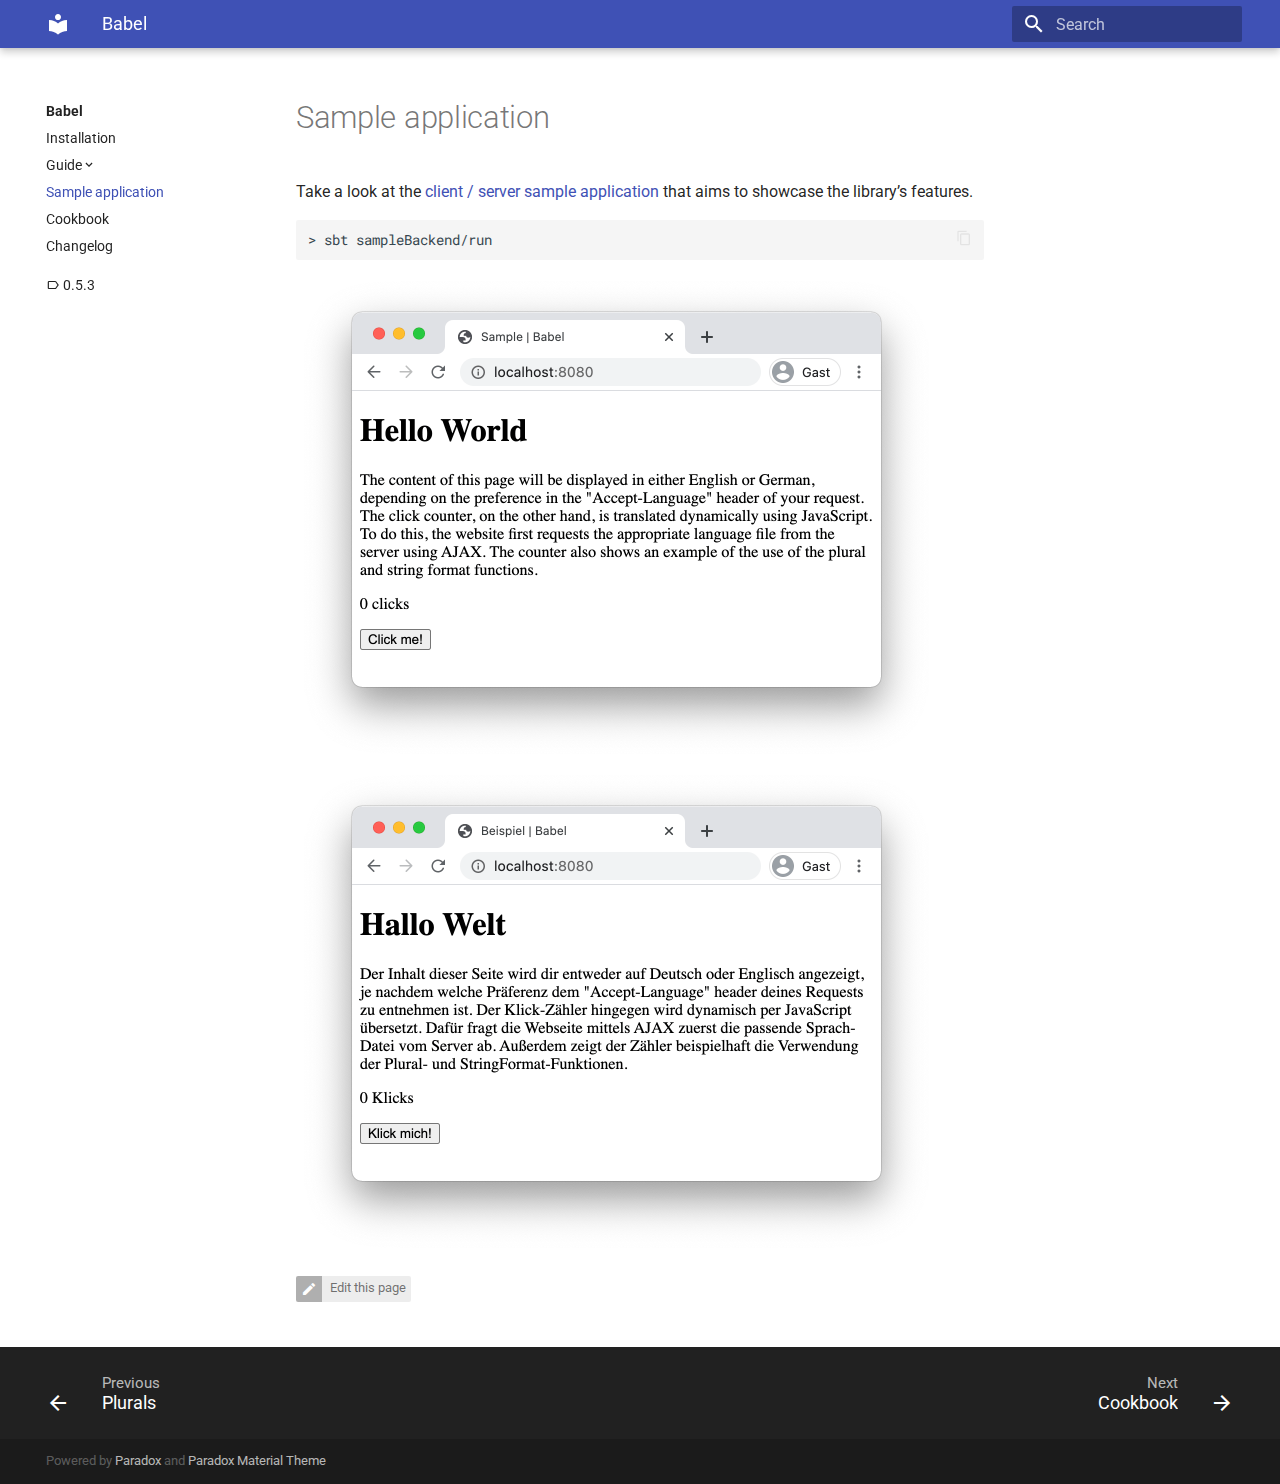
<file: sample.html>
<!DOCTYPE html>
<html lang="en" class="no-js">
<head>
<meta charset="utf-8">
<meta name="viewport" content="width=device-width,initial-scale=1">
<meta http-equiv="x-ua-compatible" content="ie=edge">
<meta name="description" content="babel-documentation">
<meta name="generator" content="Paradox, paradox-material-theme=0.7.0, mkdocs-material=3.0.3">

<meta name="lang:clipboard.copy" content="Copy to clipboard">
<meta name="lang:clipboard.copied" content="Copied to clipboard">
<meta name="lang:search.language" content="">
<meta name="lang:search.pipeline.stopwords" content="true">
<meta name="lang:search.pipeline.trimmer" content="true">
<meta name="lang:search.result.none" content="No matching documents">
<meta name="lang:search.result.one" content="1 matching document">
<meta name="lang:search.result.other" content="# matching documents">
<meta name="lang:search.tokenizer" content="[\s\-]+">


<meta name="description" content="babel-documentation">
<link rel="shortcut icon" href="assets/images/favicon.png">
<title>Sample application · Babel</title>
<link rel="stylesheet" href="assets/stylesheets/application.451f80e5.css">
<link rel="stylesheet" href="lib/material__tabs/dist/mdc.tabs.min.css">
<link rel="stylesheet" href="lib/prettify/prettify.css">
<script src="assets/javascripts/modernizr.1aa3b519.js"></script>
<link rel="stylesheet" href="https://fonts.googleapis.com/css?family=Roboto:300,400,400i,700|Roboto+Mono">
<style>
body,input{font-family:"Roboto","Helvetica Neue",Helvetica,Arial,sans-serif}
code,kbd,pre{font-family:"Roboto Mono","Courier New",Courier,monospace}
</style>
<link rel="stylesheet" href="assets/fonts/font-awesome.css">
<link rel="stylesheet" href="assets/fonts/material-icons.css">
<link rel="stylesheet" href="assets/stylesheets/paradox-material-theme.css">
</head>
<body
>
<input class="md-toggle" data-md-toggle="drawer" type="checkbox" id="__drawer" autocomplete="off">
<input class="md-toggle" data-md-toggle="search" type="checkbox" id="__search" autocomplete="off">
<label class="md-overlay" data-md-component="overlay" for="__drawer"></label>
<header class="md-header" data-md-component="header">
<nav class="md-header-nav md-grid">
<div class="md-flex">
<div class="md-flex__cell md-flex__cell--shrink">
<a href="index.html" title="Babel" class="md-header-nav__button md-logo">
<i class="md-icon">local_library</i>
</a>
</div>
<div class="md-flex__cell md-flex__cell--shrink">
<label class="md-icon md-icon--menu md-header-nav__button" for="__drawer"></label>
</div>
<div class="md-flex__cell md-flex__cell--stretch">
<div class="md-flex__ellipsis md-header-nav__title" data-md-component="title">
<span class="md-header-nav__topic">
Babel
</span>
<span class="md-header-nav__topic">
Sample application
</span>
</div>
</div>
<div class="md-flex__cell md-flex__cell--shrink">
<label class="md-icon md-icon--search md-header-nav__button" for="__search"></label>
<div class="md-search" data-md-component="search" role="dialog">
<label class="md-search__overlay" for="__search"></label>
<div class="md-search__inner" role="search">
<form class="md-search__form" name="search">
<input type="text" class="md-search__input" name="query" placeholder="Search" autocapitalize="off" autocorrect="off" autocomplete="off" spellcheck="false" data-md-component="query" data-md-state="active">
<label class="md-icon md-search__icon" for="__search"></label>
<button type="reset" class="md-icon md-search__icon" data-md-component="reset" tabindex="-1">&#xE5CD;</button>
</form>
<div class="md-search__output">
<div class="md-search__scrollwrap" data-md-scrollfix>
<div class="md-search-result" data-md-component="result">
<div class="md-search-result__meta">
Type to start searching
</div>
<ol class="md-search-result__list"></ol>
</div>
</div>
</div>
</div>
</div>

</div>
</div>
</nav>
</header>

<div class="md-container">
<main class="md-main">
<div class="md-main__inner md-grid" data-md-component="container">
<div class="md-sidebar md-sidebar--primary" data-md-component="navigation">
<div class="md-sidebar__scrollwrap">
<div class="md-sidebar__inner">
<nav class="md-nav md-nav--primary" data-md-level="0" style="visibility: hidden">
<label class="md-nav__title md-nav__title--site" for="drawer">
<a href="index.html" title="Babel" class="md-nav__button md-logo">
<span class="md-nav__button md-logo">
<i class="md-icon">local_library</i>
</a>
<a href="index.html" title="Babel">
Babel
</a>
</label>
<ul>
  <li><a href="installation.html" class="page">Installation</a></li>
  <li><a href="guide.html" class="page">Guide</a>
  <ul>
    <li><a href="guide-loading.html" class="page">Loading translations</a></li>
    <li><a href="guide-arguments.html" class="page">Argument passing</a></li>
    <li><a href="guide-plurals.html" class="page">Plurals</a></li>
  </ul></li>
  <li><a href="sample.html" class="active page">Sample application</a></li>
  <li><a href="cookbook.html" class="page">Cookbook</a></li>
  <li><a href="changelog.html" class="page">Changelog</a></li>
</ul>
<nav class="md-nav md-nav--secondary">
</nav>

</nav>
<ul style="display: none">
<li class="md-nav__item md-version" id="project.version">
<label class="md-nav__link" for="__version">
<i class="md-icon" title="Version">label_outline</i> 0.5.3
</label>
</li>
</ul>
</div>
</div>
</div>
<div class="md-content">
<article class="md-content__inner md-typeset">
<div class="md-content__searchable">
<h1><a href="#sample-application" name="sample-application" class="anchor"><span class="anchor-link"></span></a>Sample application</h1>
<p>Take a look at the <a href="https://github.com/taig/babel/tree/main/modules/sample">client / server sample application</a> that aims to showcase the library&rsquo;s features.</p>
<pre><code>&gt; sbt sampleBackend/run
</code></pre>
<img src="image/screenshot-en.png" alt="Screenshot English" width="641" />
<img src="image/screenshot-de.png" alt="Screenshot German" width="641" />
</div>
<div>
<a href="https://github.com/taig/babel/tree/v0.5.3/modules/documentation/.jvm/target/mdoc/sample.md" title="Edit this page" class="md-source-file md-edit">
Edit this page
</a>
</div>
<div class="print-only">
<span class="md-source-file md-version">
0.5.3
</span>
</div>
</article>
</div>
</div>
</main>
<footer class="md-footer">
<div class="md-footer-nav">
<nav class="md-footer-nav__inner md-grid">
<a href="guide-plurals.html" title="Plurals" class="md-flex md-footer-nav__link md-footer-nav__link--prev" rel="prev">
<div class="md-flex__cell md-flex__cell--shrink">
<i class="md-icon md-icon--arrow-back md-footer-nav__button"></i>
</div>
<div class="md-flex__cell md-flex__cell--stretch md-footer-nav__title">
<span class="md-flex__ellipsis">
<span class="md-footer-nav__direction">
Previous
</span>
Plurals
</span>
</div>
</a>
<a href="cookbook.html" title="Cookbook" class="md-flex md-footer-nav__link md-footer-nav__link--next" rel="next">
<div class="md-flex__cell md-flex__cell--stretch md-footer-nav__title">
<span class="md-flex__ellipsis">
<span class="md-footer-nav__direction">
Next
</span>
Cookbook
</span>
</div>
<div class="md-flex__cell md-flex__cell--shrink">
<i class="md-icon md-icon--arrow-forward md-footer-nav__button"></i>
</div>
</a>
</nav>
</div>
<div class="md-footer-meta md-typeset">
<div class="md-footer-meta__inner md-grid">
<div class="md-footer-copyright">
Powered by
<a href="https://github.com/lightbend/paradox">Paradox</a>
and
<a href="https://sbt.github.io/sbt-paradox-material-theme/">Paradox Material Theme</a>

</div>
</div>
</div>
</footer>

</div>
<script src="assets/javascripts/application.583bbe55.js"></script>
<script src="assets/javascripts/paradox-material-theme.js"></script>
<script>app.initialize({version:"0.17",url:{base:"."}})</script>
<script type="text/javascript" src="lib/prettify/prettify.js"></script>
<script type="text/javascript" src="lib/prettify/lang-scala.js"></script>
<script type="text/javascript">
document.addEventListener("DOMContentLoaded", function(event) {
window.prettyPrint && prettyPrint();
});
</script>
</body>
</html>
</file>
<file: lib/prettify/prettify.css>
.pln{color:#000}@media screen{.str{color:#080}.kwd{color:#008}.com{color:#800}.typ{color:#606}.lit{color:#066}.pun,.opn,.clo{color:#660}.tag{color:#008}.atn{color:#606}.atv{color:#080}.dec,.var{color:#606}.fun{color:red}}@media print,projection{.str{color:#060}.kwd{color:#006;font-weight:bold}.com{color:#600;font-style:italic}.typ{color:#404;font-weight:bold}.lit{color:#044}.pun,.opn,.clo{color:#440}.tag{color:#006;font-weight:bold}.atn{color:#404}.atv{color:#060}}pre.prettyprint{padding:2px;border:1px solid #888}ol.linenums{margin-top:0;margin-bottom:0}li.L0,li.L1,li.L2,li.L3,li.L5,li.L6,li.L7,li.L8{list-style-type:none}li.L1,li.L3,li.L5,li.L7,li.L9{background:#eee}
</file>
<file: assets/fonts/material-icons.css>
/*!
 * Licensed under the Apache License, Version 2.0 (the "License"); you may not
 * use this file except in compliance with the License. You may obtain a copy
 * of the License at:
 *
 *   http://www.apache.org/licenses/LICENSE-2.0
 *
 * UNLESS REQUIRED BY APPLICABLE LAW OR AGREED TO IN WRITING, SOFTWARE
 * DISTRIBUTED UNDER THE LICENSE IS DISTRIBUTED ON AN "AS IS" BASIS,
 * WITHOUT WARRANTIES OR CONDITIONS OF ANY KIND, EITHER EXPRESS OR IMPLIED.
 * SEE THE LICENSE FOR THE SPECIFIC LANGUAGE GOVERNING PERMISSIONS AND
 * LIMITATIONS UNDER THE LICENSE.
 */@font-face{font-family:"Material Icons";font-style:normal;font-weight:400;src:local("Material Icons"),local("MaterialIcons-Regular"),url("specimen/MaterialIcons-Regular.woff2") format("woff2"),url("specimen/MaterialIcons-Regular.woff") format("woff"),url("specimen/MaterialIcons-Regular.ttf") format("truetype")}
</file>
<file: assets/stylesheets/paradox-material-theme.css>
/*!
 Paradox Material Theme
 Copyright (c) 2017-2018 Jonas Fonseca
 License: MIT
*/

.callout {
  visibility: hidden;
}

.md-nav--primary > .md-nav--secondary {
  display: none;
}

.md-nav--primary .md-version {
  padding: 1.2rem 1.2rem 0rem;
}

.md-nav--primary .md-version label {
  cursor: default;
}

.md-version .md-icon {
  position: relative;
  top: .2rem;
  left: 0;
}

@media only screen and (max-width: 76.1875em) {
  .md-nav--primary .md-version {
    padding: 0;
  }
}

.md-nav--secondary {
  visibility: hidden;
}

dl.mdc-tab-bar {
  margin-left: 0;
}

.mdc-tab-content {
  display: none;
}

.mdc-tab-content--active {
  display: block;
}

.md-source__icon i {
  font-size: 24px;
  margin-top: 1.2rem;
  margin-left: 1.2rem;
}

.md-edit:before {
  content: "\E3C9";
}

pre.prettyprint {
  border: none;
}

.callout.no-title .callout-title {
  display: none;
}

.callout.no-title > :nth-child(2) {
  margin-top: 0;
}

.print-only {
  display: none;
}

@media print {
  .print-only {
    display: block;
  }

  .md-edit, h1 a.anchor {
    display: none;
  }

  .md-version:before {
    content: "\E893";
  }
}
</file>
<file: lib/material__tabs/dist/mdc.tabs.min.css>
/*!
 Material Components for the web
 Copyright (c) 2017 Google Inc.
 License: Apache-2.0
*/
@-webkit-keyframes mdc-ripple-fg-radius-in{0%{-webkit-animation-timing-function:cubic-bezier(.4,0,.2,1);animation-timing-function:cubic-bezier(.4,0,.2,1);-webkit-transform:translate(var(--mdc-ripple-fg-translate-start,0)) scale(1);transform:translate(var(--mdc-ripple-fg-translate-start,0)) scale(1)}to{-webkit-transform:translate(var(--mdc-ripple-fg-translate-end,0)) scale(var(--mdc-ripple-fg-scale,1));transform:translate(var(--mdc-ripple-fg-translate-end,0)) scale(var(--mdc-ripple-fg-scale,1))}}@keyframes mdc-ripple-fg-radius-in{0%{-webkit-animation-timing-function:cubic-bezier(.4,0,.2,1);animation-timing-function:cubic-bezier(.4,0,.2,1);-webkit-transform:translate(var(--mdc-ripple-fg-translate-start,0)) scale(1);transform:translate(var(--mdc-ripple-fg-translate-start,0)) scale(1)}to{-webkit-transform:translate(var(--mdc-ripple-fg-translate-end,0)) scale(var(--mdc-ripple-fg-scale,1));transform:translate(var(--mdc-ripple-fg-translate-end,0)) scale(var(--mdc-ripple-fg-scale,1))}}@-webkit-keyframes mdc-ripple-fg-opacity-in{0%{-webkit-animation-timing-function:linear;animation-timing-function:linear;opacity:0}to{opacity:1}}@keyframes mdc-ripple-fg-opacity-in{0%{-webkit-animation-timing-function:linear;animation-timing-function:linear;opacity:0}to{opacity:1}}@-webkit-keyframes mdc-ripple-fg-opacity-out{0%{-webkit-animation-timing-function:linear;animation-timing-function:linear;opacity:1}to{opacity:0}}@keyframes mdc-ripple-fg-opacity-out{0%{-webkit-animation-timing-function:linear;animation-timing-function:linear;opacity:1}to{opacity:0}}.mdc-ripple-surface--test-edge-var-bug{--mdc-ripple-surface-test-edge-var:1px solid #000;visibility:hidden}.mdc-ripple-surface--test-edge-var-bug:before{border:var(--mdc-ripple-surface-test-edge-var)}.mdc-tab{font-family:Roboto,sans-serif;-moz-osx-font-smoothing:grayscale;-webkit-font-smoothing:antialiased;font-size:.875rem;font-weight:500;letter-spacing:.04em;line-height:1.5rem;text-decoration:inherit;text-transform:inherit;display:table-cell;position:relative;-webkit-box-sizing:border-box;box-sizing:border-box;min-width:160px;min-height:48px;padding:0 24px;text-align:center;text-decoration:none;white-space:nowrap;cursor:pointer;overflow:hidden;vertical-align:middle;color:rgba(0,0,0,.54);color:var(--mdc-theme-text-secondary-on-light,rgba(0,0,0,.54))}.mdc-tab:hover{color:rgba(0,0,0,.87);color:var(--mdc-theme-text-primary-on-light,rgba(0,0,0,.87))}.mdc-tab:focus{outline-color:rgba(0,0,0,.54);outline-color:var(--mdc-theme-text-secondary-on-light,rgba(0,0,0,.54))}.mdc-tab-bar--theme-dark .mdc-tab,.mdc-theme--dark .mdc-tab{color:hsla(0,0%,100%,.7);color:var(--mdc-theme-text-secondary-on-dark,hsla(0,0%,100%,.7))}.mdc-tab-bar--theme-dark .mdc-tab:hover,.mdc-theme--dark .mdc-tab:hover{color:#fff;color:var(--mdc-theme-text-primary-on-dark,#fff)}.mdc-tab-bar--theme-dark .mdc-tab:focus,.mdc-theme--dark .mdc-tab:focus{outline-color:hsla(0,0%,100%,.7);outline-color:var(--mdc-theme-text-secondary-on-dark,hsla(0,0%,100%,.7))}@media screen and (max-width:600px){.mdc-tab{min-width:72px;padding:0 12px}}.mdc-tab__icon{display:block;margin:0 auto;width:24px;height:24px}.mdc-tab-bar--icons-with-text .mdc-tab__icon{margin-top:4px}.mdc-tab__icon-text{display:block;margin:0 auto}.mdc-tab__icon+.mdc-tab__icon-text{padding-top:6px}.mdc-tab--active{color:rgba(0,0,0,.87);color:var(--mdc-theme-text-primary-on-light,rgba(0,0,0,.87))}.mdc-tab-bar--theme-dark .mdc-tab--active,.mdc-theme--dark .mdc-tab--active{color:#fff;color:var(--mdc-theme-text-primary-on-dark,#fff)}.mdc-tab--active:before{bottom:0}.mdc-tab-bar:not(.mdc-tab-bar-upgraded) .mdc-tab{position:relative}.mdc-tab-bar:not(.mdc-tab-bar-upgraded) .mdc-tab:after{display:none;position:absolute;top:46px;left:0;width:calc(100% - 4px);height:2px;content:"";pointer-events:none;background-color:rgba(0,0,0,.87);background-color:var(--mdc-theme-text-primary-on-light,rgba(0,0,0,.87))}.mdc-tab-bar--theme-dark.mdc-tab-bar:not(.mdc-tab-bar-upgraded) .mdc-tab:after,.mdc-theme--dark .mdc-tab-bar:not(.mdc-tab-bar-upgraded) .mdc-tab:after{background-color:#fff;background-color:var(--mdc-theme-text-primary-on-dark,#fff)}.mdc-toolbar .mdc-tab-bar:not(.mdc-tab-bar-upgraded) .mdc-tab:after{background-color:#fff;background-color:var(--mdc-theme-text-primary-on-primary,#fff)}.mdc-tab-bar:not(.mdc-tab-bar-upgraded) .mdc-tab--active:after,.mdc-tab-bar:not(.mdc-tab-bar-upgraded) .mdc-tab:active:after,.mdc-tab-bar:not(.mdc-tab-bar-upgraded) .mdc-tab:hover:after{display:block}.mdc-tab-bar:not(.mdc-tab-bar-upgraded) .mdc-tab:not(.mdc-tab--active):hover:after{opacity:.38}.mdc-tab-bar:not(.mdc-tab-bar-upgraded) .mdc-tab--active,.mdc-tab-bar:not(.mdc-tab-bar-upgraded) .mdc-tab:not(.mdc-tab--active):active:after{opacity:.87}.mdc-tab-bar--icons-with-text:not(.mdc-tab-bar-upgraded) .mdc-tab:after{top:70px}.mdc-tab.mdc-ripple-upgraded{--mdc-ripple-surface-width:0;--mdc-ripple-surface-height:0;--mdc-ripple-fg-size:0;--mdc-ripple-left:0;--mdc-ripple-top:0;--mdc-ripple-fg-scale:1;--mdc-ripple-fg-translate-end:0;--mdc-ripple-fg-translate-start:0;will-change:transform,opacity;-webkit-tap-highlight-color:transparent}.mdc-tab.mdc-ripple-upgraded:not(.mdc-ripple-upgraded):active:after,.mdc-tab.mdc-ripple-upgraded:not(.mdc-ripple-upgraded):focus:before,.mdc-tab.mdc-ripple-upgraded:not(.mdc-ripple-upgraded):hover:before{-webkit-transition-duration:85ms;transition-duration:85ms;opacity:.6}.mdc-tab.mdc-ripple-upgraded:after{background-color:rgba(0,0,0,.06);position:absolute;top:-50%;left:-50%;width:200%;height:200%;-webkit-transition:opacity .25s linear;transition:opacity .25s linear;border-radius:50%;opacity:0;pointer-events:none;content:""}.mdc-tab.mdc-ripple-upgraded.mdc-ripple-upgraded:after{top:0;left:0;width:100%;width:var(--mdc-ripple-fg-size,100%);height:100%;height:var(--mdc-ripple-fg-size,100%);-webkit-transform:scale(0);transform:scale(0);-webkit-transform-origin:center center;transform-origin:center center;opacity:0}.mdc-tab.mdc-ripple-upgraded:not(.mdc-ripple-upgraded--unbounded):after{-webkit-transform-origin:center center;transform-origin:center center}.mdc-tab.mdc-ripple-upgraded.mdc-ripple-upgraded--unbounded:after{top:0;top:var(--mdc-ripple-top,0);left:0;left:var(--mdc-ripple-left,0);width:100%;width:var(--mdc-ripple-fg-size,100%);height:100%;height:var(--mdc-ripple-fg-size,100%);-webkit-transform:scale(0);transform:scale(0);-webkit-transform-origin:center center;transform-origin:center center}.mdc-tab.mdc-ripple-upgraded.mdc-ripple-upgraded--foreground-activation:after{-webkit-animation:.3s mdc-ripple-fg-radius-in forwards,83ms mdc-ripple-fg-opacity-in forwards;animation:.3s mdc-ripple-fg-radius-in forwards,83ms mdc-ripple-fg-opacity-in forwards}.mdc-tab.mdc-ripple-upgraded.mdc-ripple-upgraded--foreground-deactivation:after{-webkit-animation:83ms mdc-ripple-fg-opacity-out;animation:83ms mdc-ripple-fg-opacity-out;-webkit-transform:translate(var(--mdc-ripple-fg-translate-end,0)) scale(var(--mdc-ripple-fg-scale,1));transform:translate(var(--mdc-ripple-fg-translate-end,0)) scale(var(--mdc-ripple-fg-scale,1))}.mdc-tab.mdc-ripple-upgraded:before{background-color:rgba(0,0,0,.06);position:absolute;top:-50%;left:-50%;width:200%;height:200%;-webkit-transition:opacity .25s linear;transition:opacity .25s linear;border-radius:50%;opacity:0;pointer-events:none;content:""}.mdc-tab.mdc-ripple-upgraded.mdc-ripple-upgraded:before{top:-50%;left:-50%;width:200%;height:200%;-webkit-transform:scale(0);transform:scale(0);-webkit-transform:scale(var(--mdc-ripple-fg-scale,0));transform:scale(var(--mdc-ripple-fg-scale,0))}.mdc-tab.mdc-ripple-upgraded.mdc-ripple-upgraded--background-focused:before{opacity:.99999}.mdc-tab.mdc-ripple-upgraded.mdc-ripple-upgraded--background-active-fill:before{-webkit-transition-duration:.12s;transition-duration:.12s;opacity:1}.mdc-tab.mdc-ripple-upgraded.mdc-ripple-upgraded--unbounded:before{top:0%;top:var(--mdc-ripple-top,0%);left:0%;left:var(--mdc-ripple-left,0%);width:100%;width:var(--mdc-ripple-fg-size,100%);height:100%;height:var(--mdc-ripple-fg-size,100%);-webkit-transform:scale(0);transform:scale(0);-webkit-transform:scale(var(--mdc-ripple-fg-scale,0));transform:scale(var(--mdc-ripple-fg-scale,0))}.mdc-tab-bar--theme-dark .mdc-tab.mdc-ripple-upgraded:before,.mdc-theme--dark .mdc-tab.mdc-ripple-upgraded:before{background-color:hsla(0,0%,100%,.16);position:absolute;top:-50%;left:-50%;width:200%;height:200%;-webkit-transition:opacity .25s linear;transition:opacity .25s linear;border-radius:50%;opacity:0;pointer-events:none;content:""}.mdc-tab-bar--theme-dark .mdc-tab.mdc-ripple-upgraded.mdc-ripple-upgraded:before,.mdc-theme--dark .mdc-tab.mdc-ripple-upgraded.mdc-ripple-upgraded:before{top:-50%;left:-50%;width:200%;height:200%;-webkit-transform:scale(0);transform:scale(0);-webkit-transform:scale(var(--mdc-ripple-fg-scale,0));transform:scale(var(--mdc-ripple-fg-scale,0))}.mdc-tab-bar--theme-dark .mdc-tab.mdc-ripple-upgraded.mdc-ripple-upgraded--background-focused:before,.mdc-theme--dark .mdc-tab.mdc-ripple-upgraded.mdc-ripple-upgraded--background-focused:before{opacity:.99999}.mdc-tab-bar--theme-dark .mdc-tab.mdc-ripple-upgraded.mdc-ripple-upgraded--background-active-fill:before,.mdc-theme--dark .mdc-tab.mdc-ripple-upgraded.mdc-ripple-upgraded--background-active-fill:before{-webkit-transition-duration:.12s;transition-duration:.12s;opacity:1}.mdc-tab-bar--theme-dark .mdc-tab.mdc-ripple-upgraded.mdc-ripple-upgraded--unbounded:before,.mdc-theme--dark .mdc-tab.mdc-ripple-upgraded.mdc-ripple-upgraded--unbounded:before{top:0%;top:var(--mdc-ripple-top,0%);left:0%;left:var(--mdc-ripple-left,0%);width:100%;width:var(--mdc-ripple-fg-size,100%);height:100%;height:var(--mdc-ripple-fg-size,100%);-webkit-transform:scale(0);transform:scale(0);-webkit-transform:scale(var(--mdc-ripple-fg-scale,0));transform:scale(var(--mdc-ripple-fg-scale,0))}.mdc-tab-bar--theme-dark .mdc-tab.mdc-ripple-upgraded:after,.mdc-theme--dark .mdc-tab.mdc-ripple-upgraded:after{background-color:hsla(0,0%,100%,.16);position:absolute;top:-50%;left:-50%;width:200%;height:200%;-webkit-transition:opacity .25s linear;transition:opacity .25s linear;border-radius:50%;opacity:0;pointer-events:none;content:""}.mdc-tab-bar--theme-dark .mdc-tab.mdc-ripple-upgraded.mdc-ripple-upgraded:after,.mdc-theme--dark .mdc-tab.mdc-ripple-upgraded.mdc-ripple-upgraded:after{top:0;left:0;width:100%;width:var(--mdc-ripple-fg-size,100%);height:100%;height:var(--mdc-ripple-fg-size,100%);-webkit-transform:scale(0);transform:scale(0);-webkit-transform-origin:center center;transform-origin:center center;opacity:0}.mdc-tab-bar--theme-dark .mdc-tab.mdc-ripple-upgraded:not(.mdc-ripple-upgraded--unbounded):after,.mdc-theme--dark .mdc-tab.mdc-ripple-upgraded:not(.mdc-ripple-upgraded--unbounded):after{-webkit-transform-origin:center center;transform-origin:center center}.mdc-tab-bar--theme-dark .mdc-tab.mdc-ripple-upgraded.mdc-ripple-upgraded--unbounded:after,.mdc-theme--dark .mdc-tab.mdc-ripple-upgraded.mdc-ripple-upgraded--unbounded:after{top:0;top:var(--mdc-ripple-top,0);left:0;left:var(--mdc-ripple-left,0);width:100%;width:var(--mdc-ripple-fg-size,100%);height:100%;height:var(--mdc-ripple-fg-size,100%);-webkit-transform:scale(0);transform:scale(0);-webkit-transform-origin:center center;transform-origin:center center}.mdc-tab-bar--theme-dark .mdc-tab.mdc-ripple-upgraded.mdc-ripple-upgraded--foreground-activation:after,.mdc-theme--dark .mdc-tab.mdc-ripple-upgraded.mdc-ripple-upgraded--foreground-activation:after{-webkit-animation:.3s mdc-ripple-fg-radius-in forwards,83ms mdc-ripple-fg-opacity-in forwards;animation:.3s mdc-ripple-fg-radius-in forwards,83ms mdc-ripple-fg-opacity-in forwards}.mdc-tab-bar--theme-dark .mdc-tab.mdc-ripple-upgraded.mdc-ripple-upgraded--foreground-deactivation:after,.mdc-theme--dark .mdc-tab.mdc-ripple-upgraded.mdc-ripple-upgraded--foreground-deactivation:after{-webkit-animation:83ms mdc-ripple-fg-opacity-out;animation:83ms mdc-ripple-fg-opacity-out;-webkit-transform:translate(var(--mdc-ripple-fg-translate-end,0)) scale(var(--mdc-ripple-fg-scale,1));transform:translate(var(--mdc-ripple-fg-translate-end,0)) scale(var(--mdc-ripple-fg-scale,1))}.mdc-toolbar .mdc-tab.mdc-ripple-upgraded:before{background-color:hsla(0,0%,100%,.16);position:absolute;top:-50%;left:-50%;width:200%;height:200%;-webkit-transition:opacity .25s linear;transition:opacity .25s linear;border-radius:50%;opacity:0;pointer-events:none;content:""}.mdc-toolbar .mdc-tab.mdc-ripple-upgraded.mdc-ripple-upgraded:before{top:-50%;left:-50%;width:200%;height:200%;-webkit-transform:scale(0);transform:scale(0);-webkit-transform:scale(var(--mdc-ripple-fg-scale,0));transform:scale(var(--mdc-ripple-fg-scale,0))}.mdc-toolbar .mdc-tab.mdc-ripple-upgraded.mdc-ripple-upgraded--background-focused:before{opacity:.99999}.mdc-toolbar .mdc-tab.mdc-ripple-upgraded.mdc-ripple-upgraded--background-active-fill:before{-webkit-transition-duration:.12s;transition-duration:.12s;opacity:1}.mdc-toolbar .mdc-tab.mdc-ripple-upgraded.mdc-ripple-upgraded--unbounded:before{top:0%;top:var(--mdc-ripple-top,0%);left:0%;left:var(--mdc-ripple-left,0%);width:100%;width:var(--mdc-ripple-fg-size,100%);height:100%;height:var(--mdc-ripple-fg-size,100%);-webkit-transform:scale(0);transform:scale(0);-webkit-transform:scale(var(--mdc-ripple-fg-scale,0));transform:scale(var(--mdc-ripple-fg-scale,0))}.mdc-toolbar .mdc-tab.mdc-ripple-upgraded:after{background-color:hsla(0,0%,100%,.16);position:absolute;top:-50%;left:-50%;width:200%;height:200%;-webkit-transition:opacity .25s linear;transition:opacity .25s linear;border-radius:50%;opacity:0;pointer-events:none;content:""}.mdc-toolbar .mdc-tab.mdc-ripple-upgraded.mdc-ripple-upgraded:after{top:0;left:0;width:100%;width:var(--mdc-ripple-fg-size,100%);height:100%;height:var(--mdc-ripple-fg-size,100%);-webkit-transform:scale(0);transform:scale(0);-webkit-transform-origin:center center;transform-origin:center center;opacity:0}.mdc-toolbar .mdc-tab.mdc-ripple-upgraded:not(.mdc-ripple-upgraded--unbounded):after{-webkit-transform-origin:center center;transform-origin:center center}.mdc-toolbar .mdc-tab.mdc-ripple-upgraded.mdc-ripple-upgraded--unbounded:after{top:0;top:var(--mdc-ripple-top,0);left:0;left:var(--mdc-ripple-left,0);width:100%;width:var(--mdc-ripple-fg-size,100%);height:100%;height:var(--mdc-ripple-fg-size,100%);-webkit-transform:scale(0);transform:scale(0);-webkit-transform-origin:center center;transform-origin:center center}.mdc-toolbar .mdc-tab.mdc-ripple-upgraded.mdc-ripple-upgraded--foreground-activation:after{-webkit-animation:.3s mdc-ripple-fg-radius-in forwards,83ms mdc-ripple-fg-opacity-in forwards;animation:.3s mdc-ripple-fg-radius-in forwards,83ms mdc-ripple-fg-opacity-in forwards}.mdc-toolbar .mdc-tab.mdc-ripple-upgraded.mdc-ripple-upgraded--foreground-deactivation:after{-webkit-animation:83ms mdc-ripple-fg-opacity-out;animation:83ms mdc-ripple-fg-opacity-out;-webkit-transform:translate(var(--mdc-ripple-fg-translate-end,0)) scale(var(--mdc-ripple-fg-scale,1));transform:translate(var(--mdc-ripple-fg-translate-end,0)) scale(var(--mdc-ripple-fg-scale,1))}.mdc-tab.mdc-ripple-upgraded:focus{outline:none}.mdc-tab-bar{display:table;position:relative;height:48px;margin:0 auto;text-transform:uppercase}.mdc-tab-bar__indicator{position:absolute;bottom:0;left:0;width:100%;height:2px;background-color:rgba(0,0,0,.87);background-color:var(--mdc-theme-text-primary-on-light,rgba(0,0,0,.87));-webkit-transform-origin:left top;transform-origin:left top;-webkit-transition:-webkit-transform .24s cubic-bezier(0,0,.2,1) 0ms;transition:-webkit-transform .24s cubic-bezier(0,0,.2,1) 0ms;transition:transform .24s cubic-bezier(0,0,.2,1) 0ms;transition:transform .24s cubic-bezier(0,0,.2,1) 0ms,-webkit-transform .24s cubic-bezier(0,0,.2,1) 0ms;will-change:transform;visibility:hidden}.mdc-tab-bar--theme-dark .mdc-tab-bar__indicator,.mdc-theme--dark .mdc-tab-bar__indicator{background-color:#fff;background-color:var(--mdc-theme-text-primary-on-dark,#fff)}.mdc-toolbar .mdc-tab-bar .mdc-tab{color:hsla(0,0%,100%,.7);color:var(--mdc-theme-text-secondary-on-primary,hsla(0,0%,100%,.7))}.mdc-tab-bar--theme-dark .mdc-toolbar .mdc-tab-bar .mdc-tab,.mdc-theme--dark .mdc-toolbar .mdc-tab-bar .mdc-tab{color:hsla(0,0%,100%,.7);color:var(--mdc-theme-text-secondary-on-dark,hsla(0,0%,100%,.7))}.mdc-toolbar .mdc-tab-bar .mdc-tab--active,.mdc-toolbar .mdc-tab-bar .mdc-tab:hover{color:#fff;color:var(--mdc-theme-text-primary-on-primary,#fff)}.mdc-tab-bar--theme-dark .mdc-toolbar .mdc-tab-bar .mdc-tab--active,.mdc-tab-bar--theme-dark .mdc-toolbar .mdc-tab-bar .mdc-tab:hover,.mdc-theme--dark .mdc-toolbar .mdc-tab-bar .mdc-tab--active,.mdc-theme--dark .mdc-toolbar .mdc-tab-bar .mdc-tab:hover{color:#fff;color:var(--mdc-theme-text-primary-on-dark,#fff)}.mdc-toolbar .mdc-tab-bar .mdc-tab-bar__indicator{background-color:#fff;background-color:var(--mdc-theme-text-primary-on-primary,#fff)}.mdc-tab-bar--theme-dark .mdc-toolbar .mdc-tab-bar .mdc-tab-bar__indicator,.mdc-theme--dark .mdc-toolbar .mdc-tab-bar .mdc-tab-bar__indicator{background-color:#fff;background-color:var(--mdc-theme-text-primary-on-dark,#fff)}.mdc-tab-bar--icons-with-text{height:72px}.mdc-tab-bar--indicator-primary.mdc-tab-bar:not(.mdc-tab-bar-upgraded) .mdc-tab:after,.mdc-tab-bar--indicator-primary .mdc-tab-bar__indicator,.mdc-tab-bar--theme-dark .mdc-tab-bar--indicator-primary .mdc-tab-bar__indicator,.mdc-tab-bar--theme-dark .mdc-toolbar .mdc-tab-bar--indicator-primary .mdc-tab-bar__indicator,.mdc-theme--dark .mdc-tab-bar--indicator-primary .mdc-tab-bar__indicator,.mdc-theme--dark .mdc-toolbar .mdc-tab-bar--indicator-primary .mdc-tab-bar__indicator,.mdc-toolbar .mdc-tab-bar--indicator-primary.mdc-tab-bar:not(.mdc-tab-bar-upgraded) .mdc-tab:after,.mdc-toolbar .mdc-tab-bar--indicator-primary .mdc-tab-bar__indicator{background-color:#3f51b5;background-color:var(--mdc-theme-primary,#3f51b5)}.mdc-tab-bar--indicator-accent.mdc-tab-bar:not(.mdc-tab-bar-upgraded) .mdc-tab:after,.mdc-tab-bar--indicator-accent .mdc-tab-bar__indicator,.mdc-tab-bar--theme-dark .mdc-tab-bar--indicator-accent .mdc-tab-bar__indicator,.mdc-tab-bar--theme-dark .mdc-toolbar .mdc-tab-bar--indicator-accent .mdc-tab-bar__indicator,.mdc-theme--dark .mdc-tab-bar--indicator-accent .mdc-tab-bar__indicator,.mdc-theme--dark .mdc-toolbar .mdc-tab-bar--indicator-accent .mdc-tab-bar__indicator,.mdc-toolbar .mdc-tab-bar--indicator-accent.mdc-tab-bar:not(.mdc-tab-bar-upgraded) .mdc-tab:after,.mdc-toolbar .mdc-tab-bar--indicator-accent .mdc-tab-bar__indicator{background-color:#ff4081;background-color:var(--mdc-theme-secondary,#ff4081)}.mdc-tab-bar-scroller{-webkit-box-align:center;-ms-flex-align:center;align-items:center;-webkit-box-sizing:border-box;box-sizing:border-box;width:100%;background-color:inherit}.mdc-tab-bar-scroller,.mdc-tab-bar-scroller__scroll-frame{display:-webkit-box;display:-ms-flexbox;display:flex;overflow:hidden}.mdc-tab-bar-scroller__scroll-frame{position:relative;-webkit-box-flex:1;-ms-flex:1;flex:1;-webkit-box-pack:start;-ms-flex-pack:start;justify-content:flex-start}.mdc-tab-bar-scroller__scroll-frame__tabs{-webkit-transition:-webkit-transform .24s cubic-bezier(0,0,.2,1) 0ms;transition:-webkit-transform .24s cubic-bezier(0,0,.2,1) 0ms;transition:transform .24s cubic-bezier(0,0,.2,1) 0ms;transition:transform .24s cubic-bezier(0,0,.2,1) 0ms,-webkit-transform .24s cubic-bezier(0,0,.2,1) 0ms;will-change:transform}.mdc-tab-bar-scroller__indicator{display:-webkit-box;display:-ms-flexbox;display:flex;-webkit-box-align:center;-ms-flex-align:center;align-items:center;-webkit-box-pack:center;-ms-flex-pack:center;justify-content:center;width:48px;cursor:pointer;visibility:hidden;color:rgba(0,0,0,.54);color:var(--mdc-theme-text-secondary-on-light,rgba(0,0,0,.54))}.mdc-tab-bar--theme-dark .mdc-tab-bar-scroller__indicator,.mdc-theme--dark .mdc-tab-bar-scroller__indicator{color:hsla(0,0%,100%,.7);color:var(--mdc-theme-text-secondary-on-dark,hsla(0,0%,100%,.7))}.mdc-tab-bar-scroller__indicator:hover{color:rgba(0,0,0,.87);color:var(--mdc-theme-text-primary-on-light,rgba(0,0,0,.87))}.mdc-tab-bar--theme-dark .mdc-tab-bar-scroller__indicator:hover,.mdc-theme--dark .mdc-tab-bar-scroller__indicator:hover{color:#fff;color:var(--mdc-theme-text-primary-on-dark,#fff)}.mdc-tab-bar-scroller__indicator__inner{color:inherit;text-decoration:inherit;cursor:inherit}.mdc-tab-bar-scroller__indicator__inner:focus{outline-color:inherit}.mdc-tab-bar-scroller[dir=rtl] .mdc-tab-bar-scroller__indicator__inner,[dir=rtl] .mdc-tab-bar-scroller .mdc-tab-bar-scroller__indicator__inner{-webkit-transform:rotate(180deg);transform:rotate(180deg)}.mdc-tab-bar-scroller__indicator__inner:hover{color:inherit}.mdc-tab-bar--theme-dark .mdc-tab-bar-scroller__indicator__inner:hover,.mdc-theme--dark .mdc-tab-bar-scroller__indicator__inner:hover{color:hsla(0,0%,100%,.7);color:var(--mdc-theme-text-secondary-on-dark,hsla(0,0%,100%,.7))}.mdc-tab-bar-scroller__indicator--enabled{visibility:visible}
</file>
